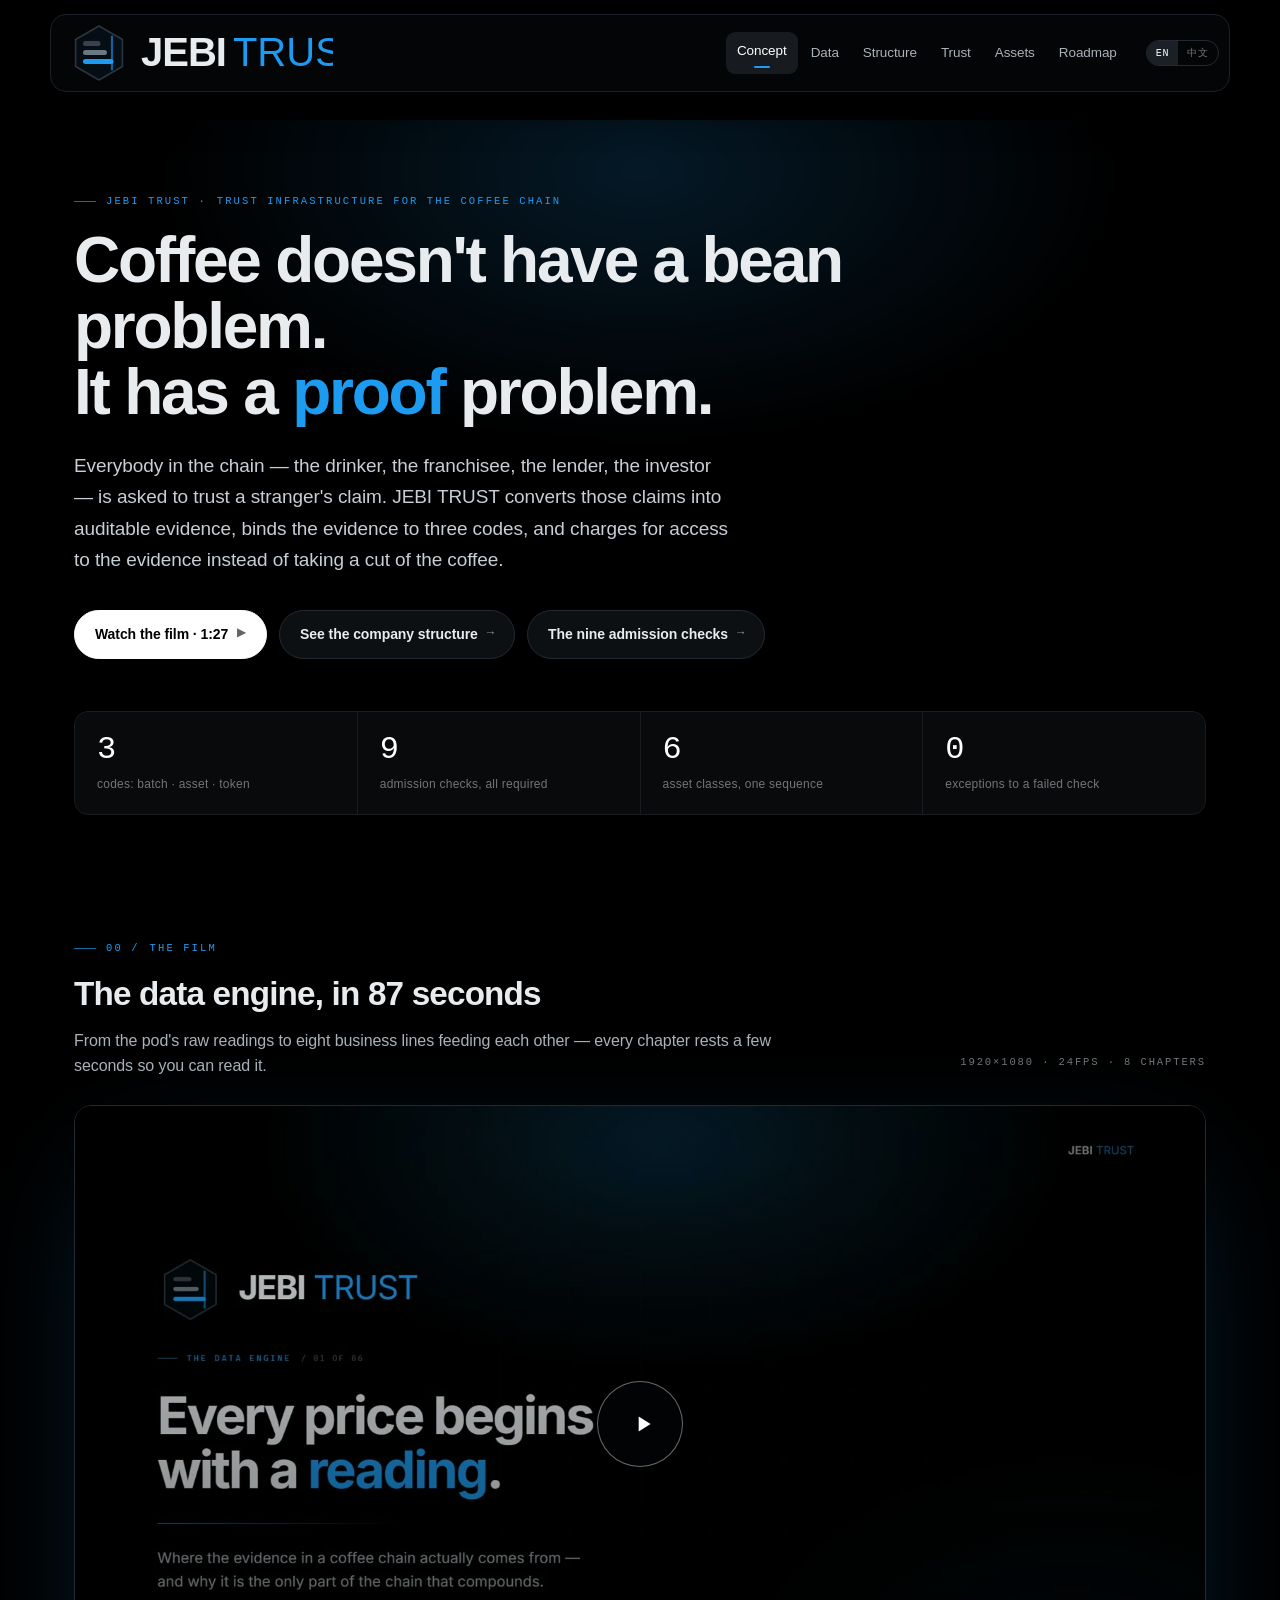
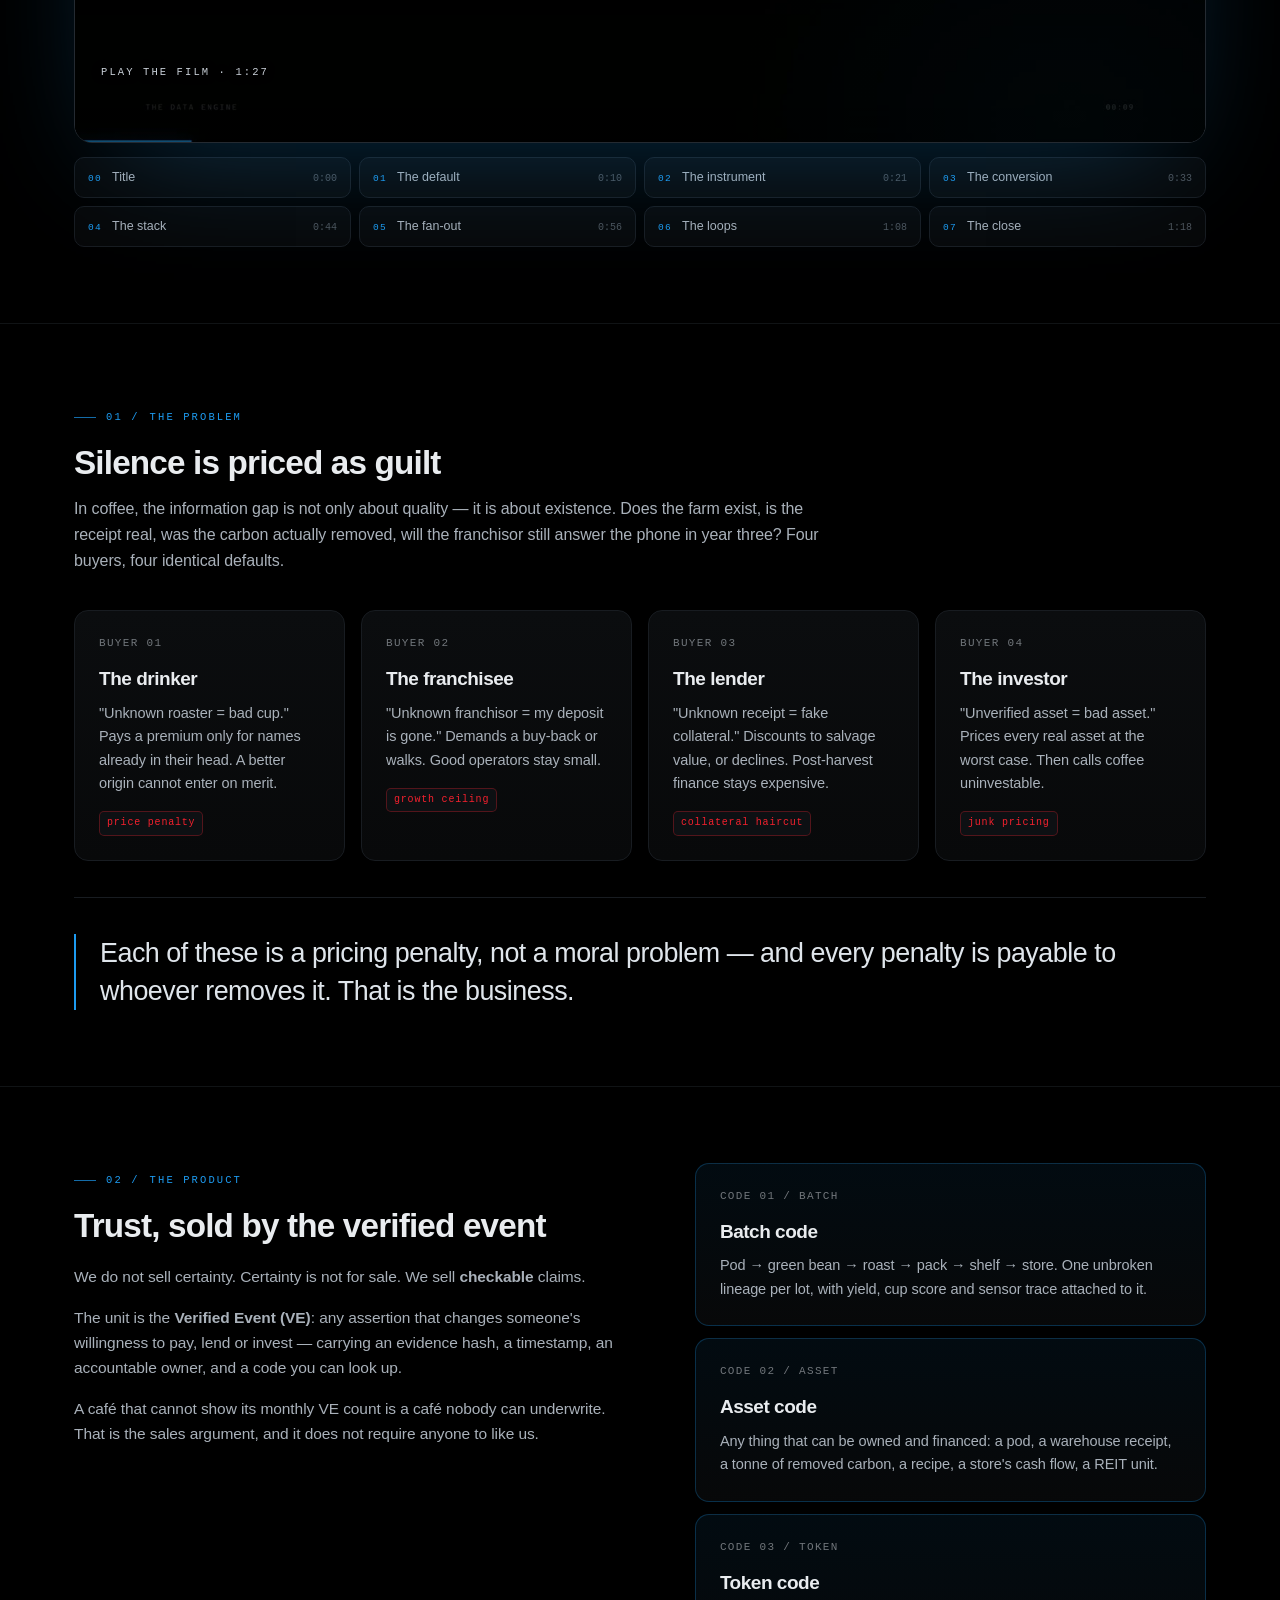
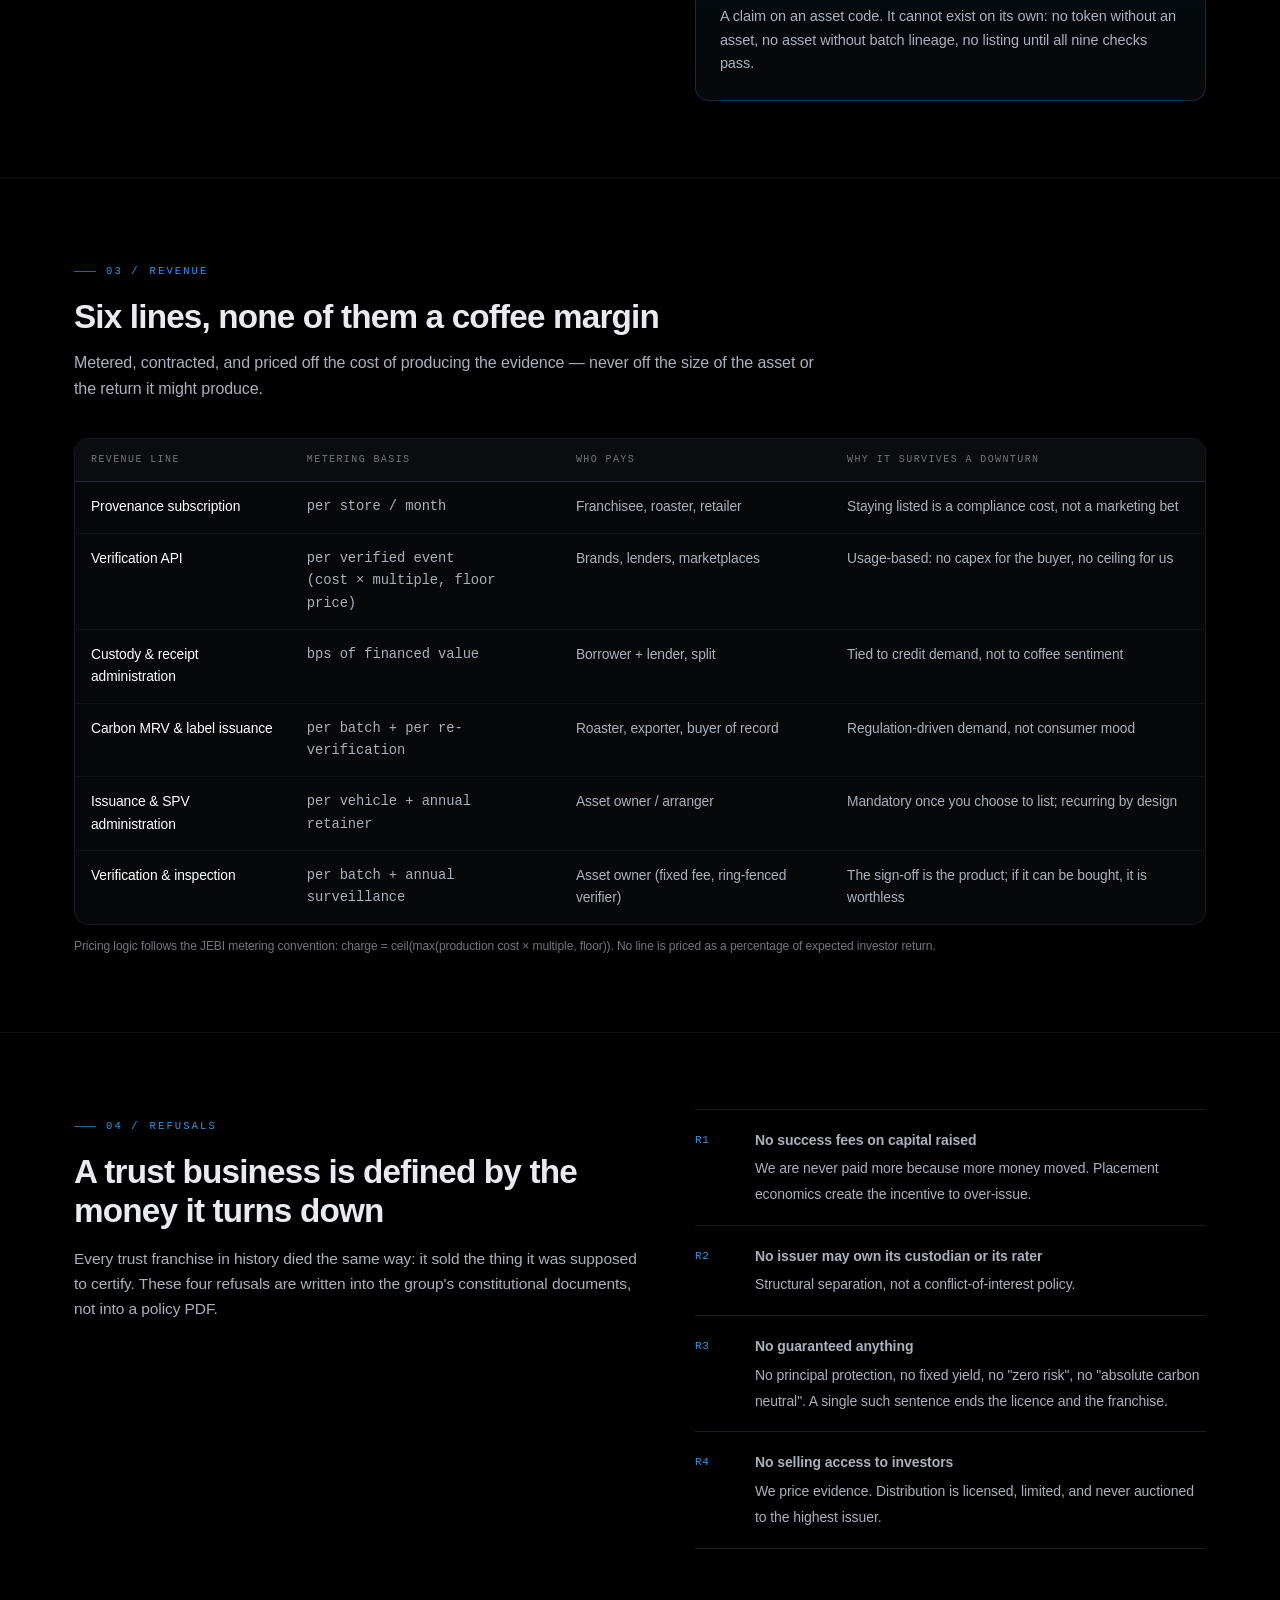
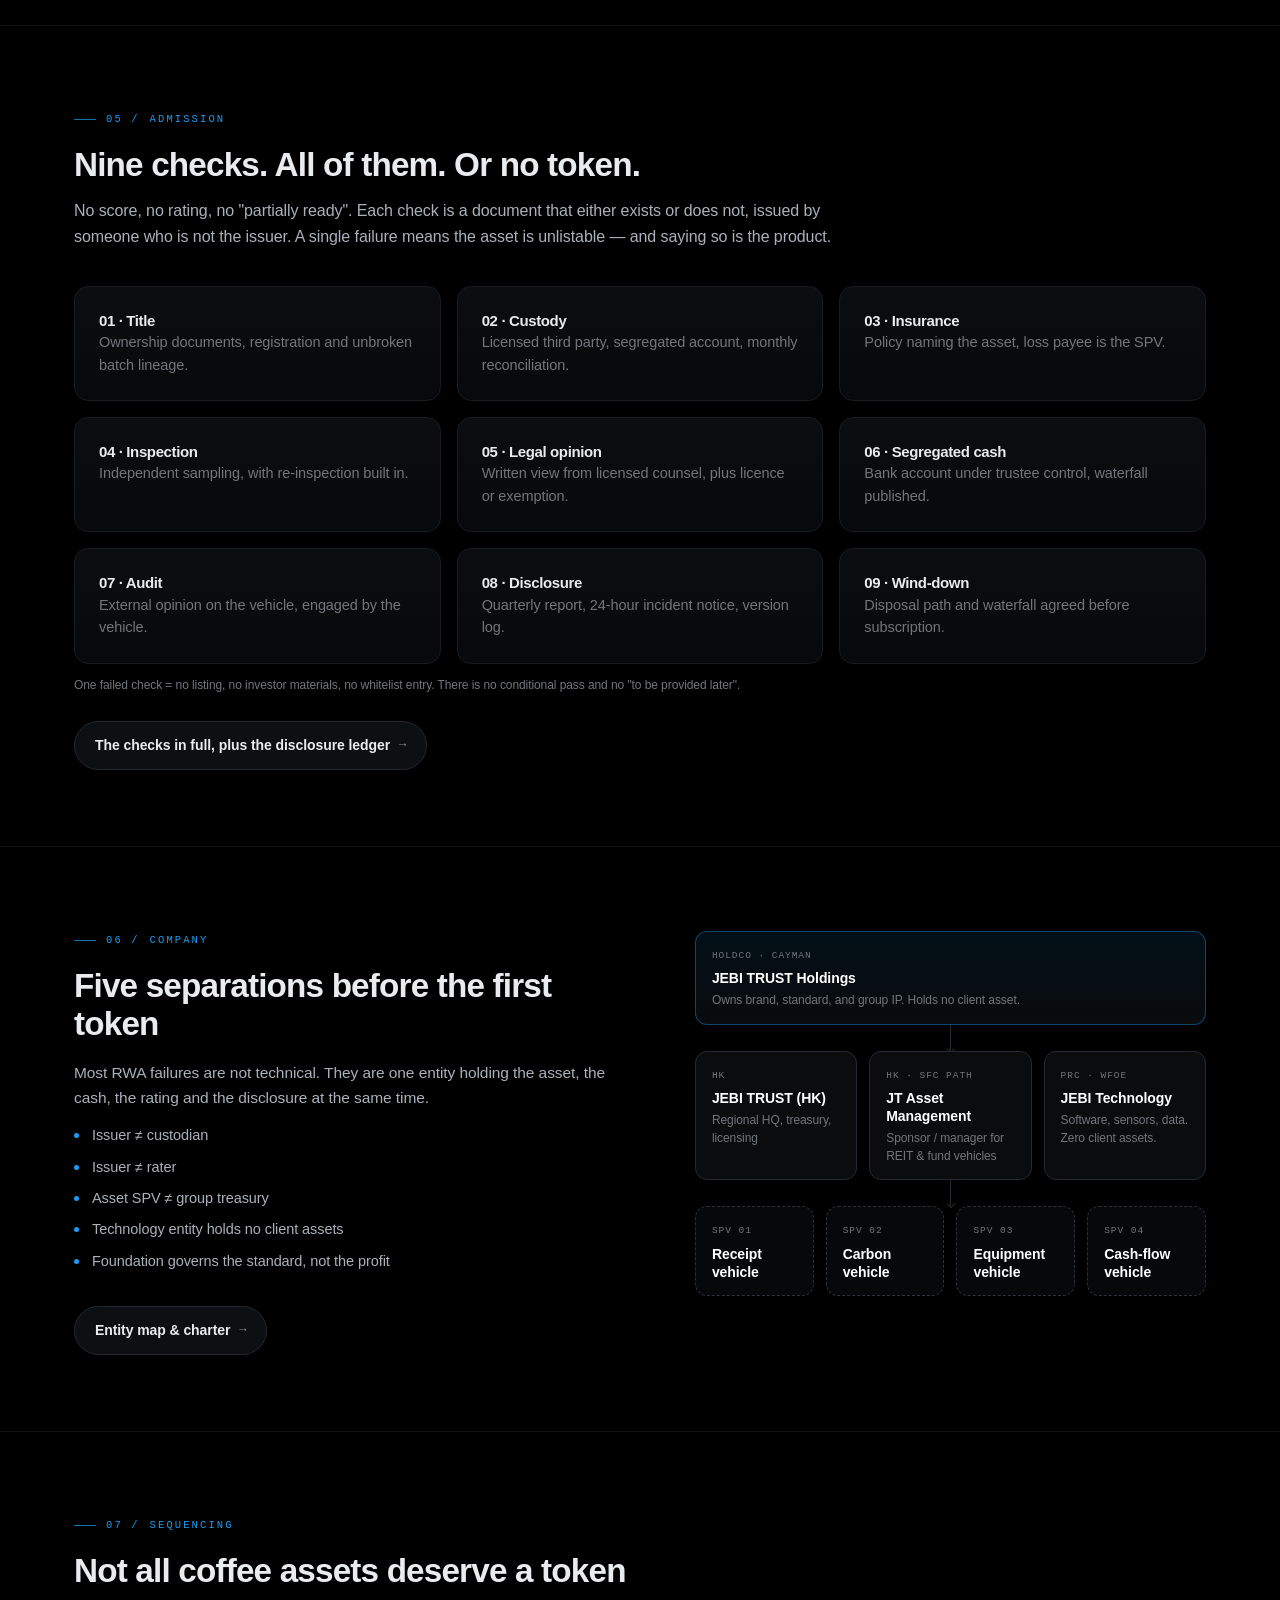
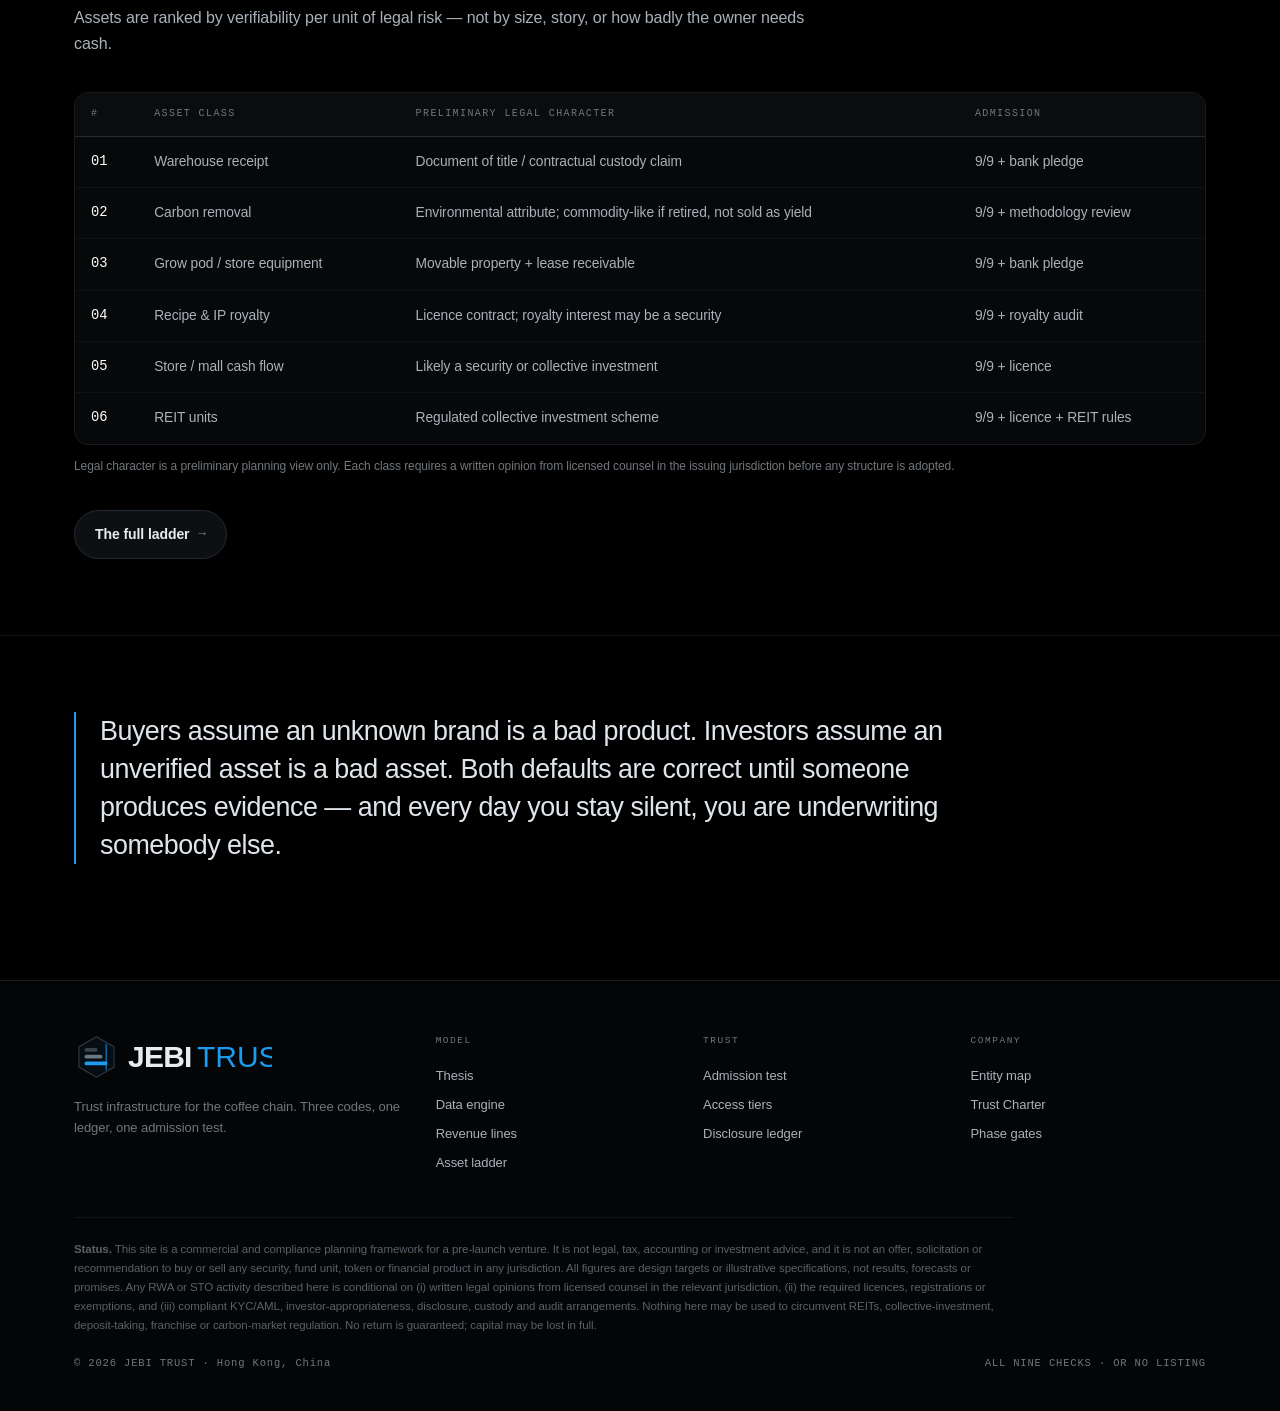
<file: index.html>
<!DOCTYPE html>
<html lang="en" data-lang="en">
<head>
<meta charset="utf-8">
<meta name="viewport" content="width=device-width, initial-scale=1">
<title>JEBI TRUST — Trust infrastructure for the coffee chain</title>
<meta name="description" content="JEBI TRUST is the verification and asset-credibility layer for a coffee chain: three codes (batch, asset, token), one ledger, and nine admission checks that are all or nothing.">
<meta property="og:title" content="JEBI TRUST — Trust infrastructure for the coffee chain">
<meta property="og:description" content="Three codes, one ledger, nine checks. All of them, or no token.">
<meta property="og:image" content="assets/img/logo.svg">
<link rel="icon" href="assets/img/favicon.svg" type="image/svg+xml">
<link rel="stylesheet" href="assets/css/style.css">
</head>
<body data-page="index.html">

<main>

<!-- ============ HERO ============ -->
<section class="hero">
  <div class="wrap">
    <span class="eyebrow">JEBI TRUST · <span class="en">Trust infrastructure for the coffee chain</span><span class="zh">咖啡产业链的信任基础设施</span></span>
    <h1>
      <span class="en">Coffee doesn't have a bean problem.<br>It has a <em>proof</em> problem.</span>
      <span class="zh">咖啡的问题不在豆子，<br>而在<em>证据</em>。</span>
    </h1>
    <p class="lead">
      <span class="en">Everybody in the chain — the drinker, the franchisee, the lender, the investor — is asked to trust a stranger's claim. JEBI TRUST converts those claims into auditable evidence, binds the evidence to three codes, and charges for access to the evidence instead of taking a cut of the coffee.</span>
      <span class="zh">链条上的每个人——消费者、加盟商、放款人、投资者——都被要求相信一个陌生人的说法。JEBI TRUST 把这些说法变成可审计的证据，把证据绑定到三个码上，并对“调用证据”收费，而不是从咖啡里抽成。</span>
    </p>
    <div class="hero-actions">
      <a class="btn primary" href="#film" data-film-play><span class="en">Watch the film · 1:27</span><span class="zh">观看概念影片 · 1:27</span><span class="ar">▶</span></a>
      <a class="btn" href="structure.html"><span class="en">See the company structure</span><span class="zh">查看公司结构</span><span class="ar">→</span></a>
      <a class="btn" href="trust.html"><span class="en">The nine admission checks</span><span class="zh">九项准入检验</span><span class="ar">→</span></a>
    </div>

    <div class="stats">
      <div class="stat"><div class="n">3</div><div class="k"><span class="en">codes: batch · asset · token</span><span class="zh">三码：批次 · 资产 · 通证</span></div></div>
      <div class="stat"><div class="n">9</div><div class="k"><span class="en">admission checks, all required</span><span class="zh">项准入检验，缺一不可</span></div></div>
      <div class="stat"><div class="n">6</div><div class="k"><span class="en">asset classes, one sequence</span><span class="zh">类资产，一个先后顺序</span></div></div>
      <div class="stat"><div class="n">0</div><div class="k"><span class="en">exceptions to a failed check</span><span class="zh">项检验失败的例外</span></div></div>
    </div>
  </div>
</section>

<!-- ============ FILM ============ -->
<section class="sec" id="film">
  <div class="wrap">
    <div class="film-head">
      <div class="sec-head">
        <span class="eyebrow">00 / <span class="en">The film</span><span class="zh">概念影片</span></span>
        <h2><span class="en">The data engine, in 87 seconds</span><span class="zh">87 秒看懂数据引擎</span></h2>
        <p><span class="en">From the pod's raw readings to eight business lines feeding each other — every chapter rests a few seconds so you can read it.</span>
        <span class="zh">从种植舱的原始读数，到八条业务线互相喂哺——每一章结尾都会停留数秒，方便逐页阅读。</span></p>
      </div>
      <span class="film-meta">1920×1080 · 24FPS · <span class="en">8 CHAPTERS</span><span class="zh">8 个章节</span></span>
    </div>

    <div class="player">
      <video id="filmvideo" preload="metadata" playsinline
             poster="assets/video/poster.jpg">
        <source src="assets/video/jebi-data-engine.mp4" type="video/mp4">
        <span class="en">Your browser does not support embedded video.</span><span class="zh">当前浏览器不支持内嵌视频。</span>
      </video>
      <button class="cover" type="button" aria-label="Play film">
        <span class="disc"><svg viewBox="0 0 24 24" aria-hidden="true"><path d="M8 5v14l11-7z"/></svg></span>
        <span class="lbl"><span class="en">Play the film · 1:27</span><span class="zh">播放影片 · 1:27</span></span>
      </button>
    </div>

    <div class="chaps" id="chaps">
      <button class="chap" type="button" data-t="0"><span class="i">00</span><span class="nm"><span class="en">Title</span><span class="zh">片头</span></span><span class="tm">0:00</span></button>
      <button class="chap" type="button" data-t="10.1"><span class="i">01</span><span class="nm"><span class="en">The default</span><span class="zh">默认判断</span></span><span class="tm">0:10</span></button>
      <button class="chap" type="button" data-t="21.2"><span class="i">02</span><span class="nm"><span class="en">The instrument</span><span class="zh">采集层</span></span><span class="tm">0:21</span></button>
      <button class="chap" type="button" data-t="32.9"><span class="i">03</span><span class="nm"><span class="en">The conversion</span><span class="zh">转换规则</span></span><span class="tm">0:33</span></button>
      <button class="chap" type="button" data-t="44.2"><span class="i">04</span><span class="nm"><span class="en">The stack</span><span class="zh">四层栈</span></span><span class="tm">0:44</span></button>
      <button class="chap" type="button" data-t="55.7"><span class="i">05</span><span class="nm"><span class="en">The fan-out</span><span class="zh">八台转换器</span></span><span class="tm">0:56</span></button>
      <button class="chap" type="button" data-t="67.6"><span class="i">06</span><span class="nm"><span class="en">The loops</span><span class="zh">四个回路</span></span><span class="tm">1:08</span></button>
      <button class="chap" type="button" data-t="77.9"><span class="i">07</span><span class="nm"><span class="en">The close</span><span class="zh">片尾</span></span><span class="tm">1:18</span></button>
    </div>
  </div>
</section>

<!-- ============ PROBLEM ============ -->
<section class="sec">
  <div class="wrap">
    <div class="sec-head">
      <span class="eyebrow">01 / <span class="en">The problem</span><span class="zh">问题</span></span>
      <h2><span class="en">Silence is priced as guilt</span><span class="zh">沉默会被定价为有罪</span></h2>
      <p><span class="en">In coffee, the information gap is not only about quality — it is about existence. Does the farm exist, is the receipt real, was the carbon actually removed, will the franchisor still answer the phone in year three? Four buyers, four identical defaults.</span>
      <span class="zh">咖啡里的信息不对称不只是品质，而是“是否存在”。农场真的存在吗？仓单是真的吗？碳真的被移除过吗？三年后加盟总部还会接电话吗？四类买方，四种一模一样的默认判断。</span></p>
    </div>

    <div class="g4">
      <div class="card">
        <span class="num">BUYER 01</span>
        <h3><span class="en">The drinker</span><span class="zh">消费者</span></h3>
        <p><span class="en">"Unknown roaster = bad cup." Pays a premium only for names already in their head. A better origin cannot enter on merit.</span>
        <span class="zh">“不认识的烘焙商＝难喝。”只为脑子里已有的名字付溢价。更好的产区无法凭品质进场。</span></p>
        <div class="tags"><span class="tag bad">price penalty</span></div>
      </div>
      <div class="card">
        <span class="num">BUYER 02</span>
        <h3><span class="en">The franchisee</span><span class="zh">加盟商</span></h3>
        <p><span class="en">"Unknown franchisor = my deposit is gone." Demands a buy-back or walks. Good operators stay small.</span>
        <span class="zh">“不认识的总部＝押金打水漂。”要么要求回购，要么直接走。好品牌长不大。</span></p>
        <div class="tags"><span class="tag bad">growth ceiling</span></div>
      </div>
      <div class="card">
        <span class="num">BUYER 03</span>
        <h3><span class="en">The lender</span><span class="zh">放款人</span></h3>
        <p><span class="en">"Unknown receipt = fake collateral." Discounts to salvage value, or declines. Post-harvest finance stays expensive.</span>
        <span class="zh">“不认识的仓单＝假抵押。”按残值打折，或者直接拒贷。采收后融资一直很贵。</span></p>
        <div class="tags"><span class="tag bad">collateral haircut</span></div>
      </div>
      <div class="card">
        <span class="num">BUYER 04</span>
        <h3><span class="en">The investor</span><span class="zh">投资者</span></h3>
        <p><span class="en">"Unverified asset = bad asset." Prices every real asset at the worst case. Then calls coffee uninvestable.</span>
        <span class="zh">“未确权资产＝烂资产。”把所有真实资产按最坏情况定价，然后说咖啡不可投。</span></p>
        <div class="tags"><span class="tag bad">junk pricing</span></div>
      </div>
    </div>

    <div class="hr"></div>
    <p class="serif-quote">
      <span class="en">Each of these is a pricing penalty, not a moral problem — and every penalty is payable to whoever removes it. That is the business.</span>
      <span class="zh">这四项都不是道德问题，而是定价惩罚——而每一笔惩罚，都会付给把它消除掉的人。这就是生意。</span>
    </p>
  </div>
</section>

<!-- ============ PRODUCT ============ -->
<section class="sec">
  <div class="wrap">
    <div class="split">
      <div>
        <span class="eyebrow">02 / <span class="en">The product</span><span class="zh">产品</span></span>
        <h2 style="margin-bottom:18px"><span class="en">Trust, sold by the verified event</span><span class="zh">按“已验证事件”出售信任</span></h2>
        <p style="margin-bottom:16px"><span class="en">We do not sell certainty. Certainty is not for sale. We sell <b>checkable</b> claims.</span>
        <span class="zh">我们不卖“确定”。确定是买不到的。我们卖的是<b>可核查</b>的说法。</span></p>
        <p style="margin-bottom:16px"><span class="en">The unit is the <b>Verified Event (VE)</b>: any assertion that changes someone's willingness to pay, lend or invest — carrying an evidence hash, a timestamp, an accountable owner, and a code you can look up.</span>
        <span class="zh">计价单位是<b>已验证事件（Verified Event, VE）</b>：任何会改变某人支付、放款或投资意愿的断言，携带证据哈希、时间戳、责任主体，以及一个可查询的编号。</span></p>
        <p><span class="en">A café that cannot show its monthly VE count is a café nobody can underwrite. That is the sales argument, and it does not require anyone to like us.</span>
        <span class="zh">一家说不出自己每月有多少 VE 的咖啡馆，就是一家没人敢承保的咖啡馆。这就是销售逻辑，而且不需要对方喜欢我们。</span></p>
      </div>

      <div style="display:flex;flex-direction:column;gap:12px">
        <div class="card acc">
          <span class="num">CODE 01 / BATCH</span>
          <h3><span class="en">Batch code</span><span class="zh">批次码</span></h3>
          <p><span class="en">Pod → green bean → roast → pack → shelf → store. One unbroken lineage per lot, with yield, cup score and sensor trace attached to it.</span>
          <span class="zh">种植舱 → 生豆 → 烘焙 → 包装 → 货架 → 门店。每一批一条不断裂的血缘，附带产量、杯测分与传感器曲线。</span></p>
        </div>
        <div class="card acc">
          <span class="num">CODE 02 / ASSET</span>
          <h3><span class="en">Asset code</span><span class="zh">资产码</span></h3>
          <p><span class="en">Any thing that can be owned and financed: a pod, a warehouse receipt, a tonne of removed carbon, a recipe, a store's cash flow, a REIT unit.</span>
          <span class="zh">任何可被拥有与融资的标的：舱体、仓单、一吨已移除的碳、一个配方、一家门店的现金流、一份 REITs 份额。</span></p>
        </div>
        <div class="card acc">
          <span class="num">CODE 03 / TOKEN</span>
          <h3><span class="en">Token code</span><span class="zh">通证码</span></h3>
          <p><span class="en">A claim on an asset code. It cannot exist on its own: no token without an asset, no asset without batch lineage, no listing until all nine checks pass.</span>
          <span class="zh">对某个资产码的索取权。它不能独立存在：无资产不发通证，无批次血缘不算资产，九项检验未全部通过不得上链。</span></p>
        </div>
      </div>
    </div>
  </div>
</section>

<!-- ============ REVENUE ============ -->
<section class="sec" id="revenue">
  <div class="wrap">
    <div class="sec-head">
      <span class="eyebrow">03 / <span class="en">Revenue</span><span class="zh">收入</span></span>
      <h2><span class="en">Six lines, none of them a coffee margin</span><span class="zh">六条收入线，没有一条来自咖啡差价</span></h2>
      <p><span class="en">Metered, contracted, and priced off the cost of producing the evidence — never off the size of the asset or the return it might produce.</span>
      <span class="zh">按量计量、以合同锁定，定价锚定“生产证据的成本”，绝不锚定资产规模或它可能产生的回报。</span></p>
    </div>

    <div class="tbl-wrap">
      <table class="tbl">
        <thead>
          <tr>
            <th><span class="en">Revenue line</span><span class="zh">收入线</span></th>
            <th><span class="en">Metering basis</span><span class="zh">计量口径</span></th>
            <th><span class="en">Who pays</span><span class="zh">谁付钱</span></th>
            <th><span class="en">Why it survives a downturn</span><span class="zh">为何抗周期</span></th>
          </tr>
        </thead>
        <tbody>
          <tr>
            <td><span class="en">Provenance subscription</span><span class="zh">溯源订阅</span></td>
            <td class="mono"><span class="en">per store / month</span><span class="zh">每店 / 月</span></td>
            <td><span class="en">Franchisee, roaster, retailer</span><span class="zh">加盟商、烘焙商、零售商</span></td>
            <td><span class="en">Staying listed is a compliance cost, not a marketing bet</span><span class="zh">“保持挂牌”是合规成本，不是营销预算</span></td>
          </tr>
          <tr>
            <td><span class="en">Verification API</span><span class="zh">验证 API</span></td>
            <td class="mono"><span class="en">per verified event<br>(cost × multiple, floor price)</span><span class="zh">每次已验证事件<br>（成本×倍率，设下限）</span></td>
            <td><span class="en">Brands, lenders, marketplaces</span><span class="zh">品牌、放款方、交易平台</span></td>
            <td><span class="en">Usage-based: no capex for the buyer, no ceiling for us</span><span class="zh">按次计费：买方无资本开支，我们无上限</span></td>
          </tr>
          <tr>
            <td><span class="en">Custody &amp; receipt administration</span><span class="zh">托管与仓单管理</span></td>
            <td class="mono"><span class="en">bps of financed value</span><span class="zh">融资额基点</span></td>
            <td><span class="en">Borrower + lender, split</span><span class="zh">借款方与放款方分摊</span></td>
            <td><span class="en">Tied to credit demand, not to coffee sentiment</span><span class="zh">绑定信贷需求，不绑定咖啡行情</span></td>
          </tr>
          <tr>
            <td><span class="en">Carbon MRV &amp; label issuance</span><span class="zh">碳 MRV 与标签签发</span></td>
            <td class="mono"><span class="en">per batch + per re-verification</span><span class="zh">每批次 + 每次复验</span></td>
            <td><span class="en">Roaster, exporter, buyer of record</span><span class="zh">烘焙商、出口商、记录买方</span></td>
            <td><span class="en">Regulation-driven demand, not consumer mood</span><span class="zh">需求由监管驱动，不由消费情绪驱动</span></td>
          </tr>
          <tr>
            <td><span class="en">Issuance &amp; SPV administration</span><span class="zh">发行与 SPV 管理</span></td>
            <td class="mono"><span class="en">per vehicle + annual retainer</span><span class="zh">每个载体 + 年度顾问费</span></td>
            <td><span class="en">Asset owner / arranger</span><span class="zh">资产方 / 安排人</span></td>
            <td><span class="en">Mandatory once you choose to list; recurring by design</span><span class="zh">一旦选择挂牌即必需；结构上就是经常性收入</span></td>
          </tr>
          <tr>
            <td><span class="en">Verification &amp; inspection</span><span class="zh">核查与质检</span></td>
            <td class="mono"><span class="en">per batch + annual surveillance</span><span class="zh">每批次 + 年度跟踪</span></td>
            <td><span class="en">Asset owner (fixed fee, ring-fenced verifier)</span><span class="zh">资产方（固定费，核查主体隔离）</span></td>
            <td><span class="en">The sign-off is the product; if it can be bought, it is worthless</span><span class="zh">签字本身即产品；能买到的签字一文不值</span></td>
          </tr>
        </tbody>
      </table>
    </div>
    <p class="tbl-note"><span class="en">Pricing logic follows the JEBI metering convention: charge = ceil(max(production cost × multiple, floor)). No line is priced as a percentage of expected investor return.</span>
    <span class="zh">定价逻辑沿用 JEBI 计量口径：费用 = ceil(max(证据生产成本 × 倍率, 下限))。没有任何一条收入按预期投资者回报的百分比计价。</span></p>
  </div>
</section>

<!-- ============ REFUSALS ============ -->
<section class="sec">
  <div class="wrap">
    <div class="split">
      <div>
        <span class="eyebrow">04 / <span class="en">Refusals</span><span class="zh">拒绝清单</span></span>
        <h2 style="margin-bottom:16px"><span class="en">A trust business is defined by the money it turns down</span><span class="zh">信任生意的定义，是它拒绝收的钱</span></h2>
        <p><span class="en">Every trust franchise in history died the same way: it sold the thing it was supposed to certify. These four refusals are written into the group's constitutional documents, not into a policy PDF.</span>
        <span class="zh">历史上每一个信任机构都以同一种方式死掉：把它本该认证的东西卖掉了。以下四条拒绝，写进集团章程文件，而不是写成一份政策 PDF。</span></p>
      </div>
      <div class="rules">
        <div class="rule"><span class="i">R1</span><div><b><span class="en">No success fees on capital raised</span><span class="zh">不收取融资成功费</span></b><span><span class="en">We are never paid more because more money moved. Placement economics create the incentive to over-issue.</span><span class="zh">募到的钱越多，我们不会赚得越多。承销经济会直接制造超发的动机。</span></span></div></div>
        <div class="rule"><span class="i">R2</span><div><b><span class="en">No issuer may own its custodian or its rater</span><span class="zh">发行方不得拥有托管方或评级方</span></b><span><span class="en">Structural separation, not a conflict-of-interest policy.</span><span class="zh">结构性隔离，不是一份利益冲突政策。</span></span></div></div>
        <div class="rule"><span class="i">R3</span><div><b><span class="en">No guaranteed anything</span><span class="zh">不做任何“保证”</span></b><span><span class="en">No principal protection, no fixed yield, no "zero risk", no "absolute carbon neutral". A single such sentence ends the licence and the franchise.</span><span class="zh">不保本、不保固定收益、不说“零风险”、不说“绝对零碳”。一句话就能同时终结牌照与品牌。</span></span></div></div>
        <div class="rule"><span class="i">R4</span><div><b><span class="en">No selling access to investors</span><span class="zh">不卖“接触投资者”的机会</span></b><span><span class="en">We price evidence. Distribution is licensed, limited, and never auctioned to the highest issuer.</span><span class="zh">我们只对证据定价。分销须持牌、受限，且绝不向出价最高的发行方拍卖。</span></span></div></div>
      </div>
    </div>
  </div>
</section>

<!-- ============ ADMISSION TEASER ============ -->
<section class="sec">
  <div class="wrap">
    <div class="sec-head">
      <span class="eyebrow">05 / <span class="en">Admission</span><span class="zh">准入</span></span>
      <h2><span class="en">Nine checks. All of them. Or no token.</span><span class="zh">九项检验，全部通过，否则不发通证</span></h2>
      <p><span class="en">No score, no rating, no "partially ready". Each check is a document that either exists or does not, issued by someone who is not the issuer. A single failure means the asset is unlistable — and saying so is the product.</span>
      <span class="zh">不打分、不评级、没有“基本就绪”。每一项检验就是一份文件：存在，或不存在；由非发行方出具。一项失败即不可挂牌——而敢说出来，才是产品本身。</span></p>
    </div>
    <div class="g3">
      <div class="card flat"><h4>01 · <span class="en">Title</span><span class="zh">权属</span></h4><p class="small"><span class="en">Ownership documents, registration and unbroken batch lineage.</span><span class="zh">权属凭证、登记记录、不断裂的批次血缘。</span></p></div>
      <div class="card flat"><h4>02 · <span class="en">Custody</span><span class="zh">独立托管</span></h4><p class="small"><span class="en">Licensed third party, segregated account, monthly reconciliation.</span><span class="zh">持牌第三方、独立账户、月度对账。</span></p></div>
      <div class="card flat"><h4>03 · <span class="en">Insurance</span><span class="zh">保险</span></h4><p class="small"><span class="en">Policy naming the asset, loss payee is the SPV.</span><span class="zh">保单载明标的，赔款受益人为 SPV。</span></p></div>
      <div class="card flat"><h4>04 · <span class="en">Inspection</span><span class="zh">质检核查</span></h4><p class="small"><span class="en">Independent sampling, with re-inspection built in.</span><span class="zh">独立抽样，并内置复检机制。</span></p></div>
      <div class="card flat"><h4>05 · <span class="en">Legal opinion</span><span class="zh">法律定性</span></h4><p class="small"><span class="en">Written view from licensed counsel, plus licence or exemption.</span><span class="zh">持牌律师书面意见，附牌照或豁免。</span></p></div>
      <div class="card flat"><h4>06 · <span class="en">Segregated cash</span><span class="zh">资金隔离</span></h4><p class="small"><span class="en">Bank account under trustee control, waterfall published.</span><span class="zh">受托人控制下的银行账户，清偿顺序已公布。</span></p></div>
      <div class="card flat"><h4>07 · <span class="en">Audit</span><span class="zh">审计</span></h4><p class="small"><span class="en">External opinion on the vehicle, engaged by the vehicle.</span><span class="zh">针对该载体的外部审计，由载体自行聘请。</span></p></div>
      <div class="card flat"><h4>08 · <span class="en">Disclosure</span><span class="zh">披露机制</span></h4><p class="small"><span class="en">Quarterly report, 24-hour incident notice, version log.</span><span class="zh">季度报告、24 小时事件公告、版本记录。</span></p></div>
      <div class="card flat"><h4>09 · <span class="en">Wind-down</span><span class="zh">处置预案</span></h4><p class="small"><span class="en">Disposal path and waterfall agreed before subscription.</span><span class="zh">认购前已约定处置路径与清偿顺序。</span></p></div>
    </div>
    <p class="tbl-note"><span class="en">One failed check = no listing, no investor materials, no whitelist entry. There is no conditional pass and no "to be provided later".</span>
    <span class="zh">一项失败＝不挂牌、不出投资者材料、不进白名单。没有附条件通过，也没有“后续补交”。</span></p>
    <div class="hero-actions" style="margin-top:26px">
      <a class="btn" href="trust.html"><span class="en">The checks in full, plus the disclosure ledger</span><span class="zh">完整检验标准与披露账本</span><span class="ar">→</span></a>
    </div>
  </div>
</section>

<!-- ============ STRUCTURE TEASER ============ -->
<section class="sec">
  <div class="wrap">
    <div class="split">
      <div>
        <span class="eyebrow">06 / <span class="en">Company</span><span class="zh">公司</span></span>
        <h2 style="margin-bottom:16px"><span class="en">Five separations before the first token</span><span class="zh">在发第一个通证之前，先做五重隔离</span></h2>
        <p style="margin-bottom:14px"><span class="en">Most RWA failures are not technical. They are one entity holding the asset, the cash, the rating and the disclosure at the same time.</span>
        <span class="zh">多数 RWA 的失败不是技术问题，而是同一个主体同时拿着资产、现金、评级和披露权。</span></p>
        <ul class="bullets">
          <li class="on"><span class="en">Issuer ≠ custodian</span><span class="zh">发行方 ≠ 托管方</span></li>
          <li class="on"><span class="en">Issuer ≠ rater</span><span class="zh">发行方 ≠ 评级方</span></li>
          <li class="on"><span class="en">Asset SPV ≠ group treasury</span><span class="zh">资产 SPV ≠ 集团资金池</span></li>
          <li class="on"><span class="en">Technology entity holds no client assets</span><span class="zh">技术主体不持有任何客户资产</span></li>
          <li class="on"><span class="en">Foundation governs the standard, not the profit</span><span class="zh">基金会治理标准，不参与分利</span></li>
        </ul>
        <div class="hero-actions"><a class="btn" href="structure.html"><span class="en">Entity map &amp; charter</span><span class="zh">主体图谱与宪章</span><span class="ar">→</span></a></div>
      </div>
      <div class="org">
        <div class="tier t1">
          <div class="node top">
            <div class="jt"><span class="en">Holdco · Cayman</span><span class="zh">控股 · 开曼</span></div>
            <div class="nm">JEBI TRUST Holdings</div>
            <div class="ds"><span class="en">Owns brand, standard, and group IP. Holds no client asset.</span><span class="zh">持有品牌、标准与集团 IP。不持有客户资产。</span></div>
          </div>
        </div>
        <div class="conn"></div>
        <div class="tier t2">
          <div class="node">
            <div class="jt"><span class="en">HK</span><span class="zh">香港</span></div>
            <div class="nm">JEBI TRUST (HK)</div>
            <div class="ds"><span class="en">Regional HQ, treasury, licensing</span><span class="zh">区域总部、资金、牌照</span></div>
          </div>
          <div class="node">
            <div class="jt"><span class="en">HK · SFC path</span><span class="zh">香港 · 证监会路径</span></div>
            <div class="nm">JT Asset Management</div>
            <div class="ds"><span class="en">Sponsor / manager for REIT &amp; fund vehicles</span><span class="zh">REITs 与基金载体的发起/管理</span></div>
          </div>
          <div class="node">
            <div class="jt"><span class="en">PRC · WFOE</span><span class="zh">中国 · 外商独资</span></div>
            <div class="nm">JEBI Technology</div>
            <div class="ds"><span class="en">Software, sensors, data. Zero client assets.</span><span class="zh">软件、传感器、数据。不持有客户资产。</span></div>
          </div>
        </div>
        <div class="conn"></div>
        <div class="tier t3">
          <div class="node spv"><div class="jt">SPV 01</div><div class="nm"><span class="en">Receipt vehicle</span><span class="zh">仓单载体</span></div></div>
          <div class="node spv"><div class="jt">SPV 02</div><div class="nm"><span class="en">Carbon vehicle</span><span class="zh">碳资产载体</span></div></div>
          <div class="node spv"><div class="jt">SPV 03</div><div class="nm"><span class="en">Equipment vehicle</span><span class="zh">设备载体</span></div></div>
          <div class="node spv"><div class="jt">SPV 04</div><div class="nm"><span class="en">Cash-flow vehicle</span><span class="zh">现金流载体</span></div></div>
        </div>
      </div>
    </div>
  </div>
</section>

<!-- ============ ASSET TEASER ============ -->
<section class="sec">
  <div class="wrap">
    <div class="sec-head">
      <span class="eyebrow">07 / <span class="en">Sequencing</span><span class="zh">排序</span></span>
      <h2><span class="en">Not all coffee assets deserve a token</span><span class="zh">不是所有咖啡资产都配得上一枚通证</span></h2>
      <p><span class="en">Assets are ranked by verifiability per unit of legal risk — not by size, story, or how badly the owner needs cash.</span>
      <span class="zh">排序依据是“每单位法律风险对应的可验证性”，不是规模、不是故事，也不是资产方有多缺钱。</span></p>
    </div>
    <div class="tbl-wrap">
      <table class="tbl">
        <thead><tr>
          <th>#</th>
          <th><span class="en">Asset class</span><span class="zh">资产类别</span></th>
          <th><span class="en">Preliminary legal character</span><span class="zh">初步法律定性</span></th>
          <th><span class="en">Admission</span><span class="zh">准入条件</span></th>
        </tr></thead>
        <tbody>
          <tr><td class="mono">01</td><td><span class="en">Warehouse receipt</span><span class="zh">咖啡仓单</span></td><td><span class="en">Document of title / contractual custody claim</span><span class="zh">所有权凭证 / 合同托管请求权</span></td><td>9/9 + <span class="en">bank pledge</span><span class="zh">银行质押协议</span></td></tr>
          <tr><td class="mono">02</td><td><span class="en">Carbon removal</span><span class="zh">碳移除量</span></td><td><span class="en">Environmental attribute; commodity-like if retired, not sold as yield</span><span class="zh">环境属性；若用于注销则近似商品，不得作为收益权出售</span></td><td>9/9 + <span class="en">methodology review</span><span class="zh">方法学核查</span></td></tr>
          <tr><td class="mono">03</td><td><span class="en">Grow pod / store equipment</span><span class="zh">种植舱 / 门店设备</span></td><td><span class="en">Movable property + lease receivable</span><span class="zh">动产 + 租赁应收</span></td><td>9/9 + <span class="en">bank pledge</span><span class="zh">银行质押协议</span></td></tr>
          <tr><td class="mono">04</td><td><span class="en">Recipe &amp; IP royalty</span><span class="zh">配方与 IP 版税</span></td><td><span class="en">Licence contract; royalty interest may be a security</span><span class="zh">许可合同；版税收益权可能构成证券</span></td><td>9/9 + <span class="en">royalty audit</span><span class="zh">版税流水审计</span></td></tr>
          <tr><td class="mono">05</td><td><span class="en">Store / mall cash flow</span><span class="zh">门店 / 商场现金流</span></td><td><span class="en">Likely a security or collective investment</span><span class="zh">很可能构成证券或集合投资</span></td><td>9/9 + <span class="en">licence</span><span class="zh">牌照</span></td></tr>
          <tr><td class="mono">06</td><td><span class="en">REIT units</span><span class="zh">REITs 份额</span></td><td><span class="en">Regulated collective investment scheme</span><span class="zh">受监管的集体投资计划</span></td><td>9/9 + <span class="en">licence + REIT rules</span><span class="zh">牌照 + REITs 规则</span></td></tr>
        </tbody>
      </table>
    </div>
    <p class="tbl-note"><span class="en">Legal character is a preliminary planning view only. Each class requires a written opinion from licensed counsel in the issuing jurisdiction before any structure is adopted.</span>
    <span class="zh">法律定性仅为规划阶段的初步判断。每一类资产在采用任何结构之前，都必须由发行地持牌律师出具书面意见。</span></p>
    <div class="hero-actions"><a class="btn" href="assets.html"><span class="en">The full ladder</span><span class="zh">完整阶梯</span><span class="ar">→</span></a></div>
  </div>
</section>

<!-- ============ CLOSE ============ -->
<section class="sec">
  <div class="wrap">
    <p class="serif-quote" style="max-width:900px">
      <span class="en">Buyers assume an unknown brand is a bad product. Investors assume an unverified asset is a bad asset. Both defaults are correct until someone produces evidence — and every day you stay silent, you are underwriting somebody else.</span>
      <span class="zh">买方默认陌生品牌是烂货；投资者默认未确权资产是烂资产。在有人拿出证据之前，这两个默认都是对的——而你每沉默一天，都是在替别人背书。</span>
    </p>
  </div>
</section>

</main>

<script src="assets/js/i18n.js"></script>
<script src="assets/js/chrome.js"></script>
<script src="assets/js/film.js"></script>
</body>
</html>
</file>
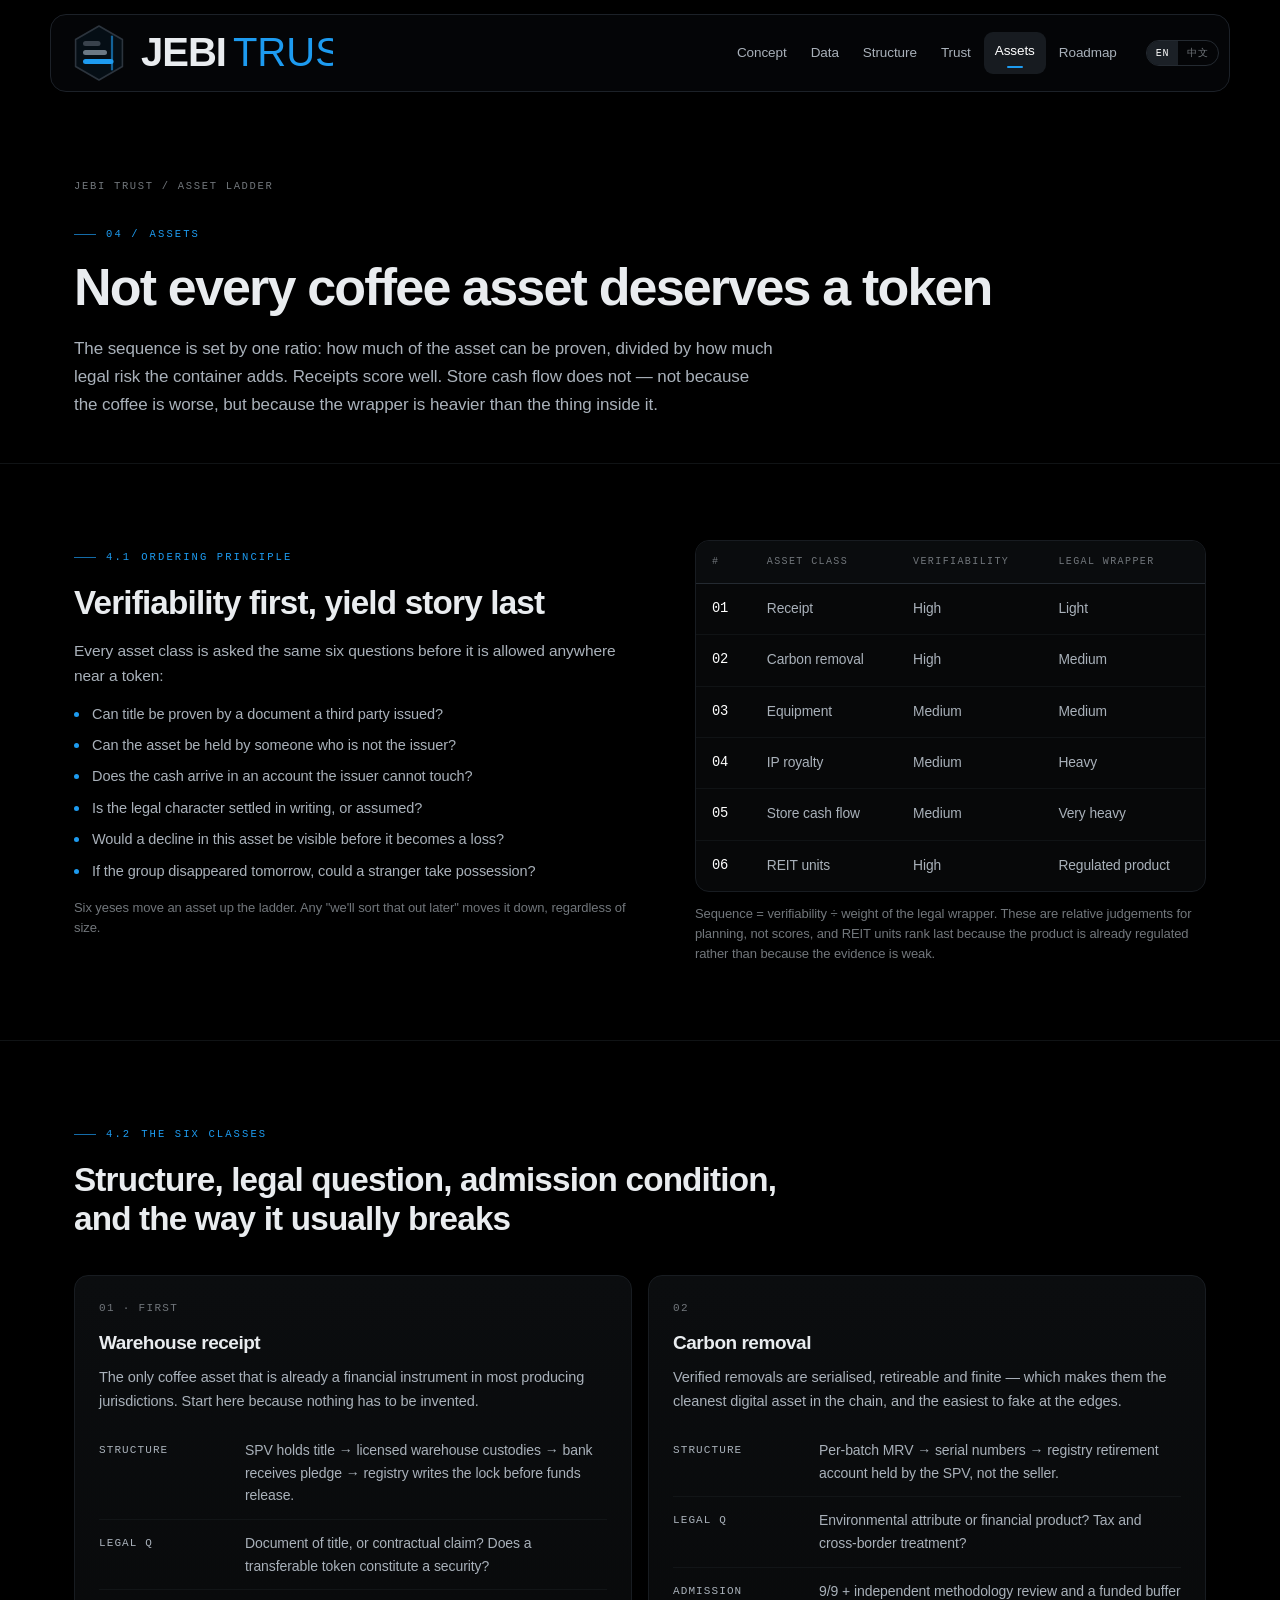
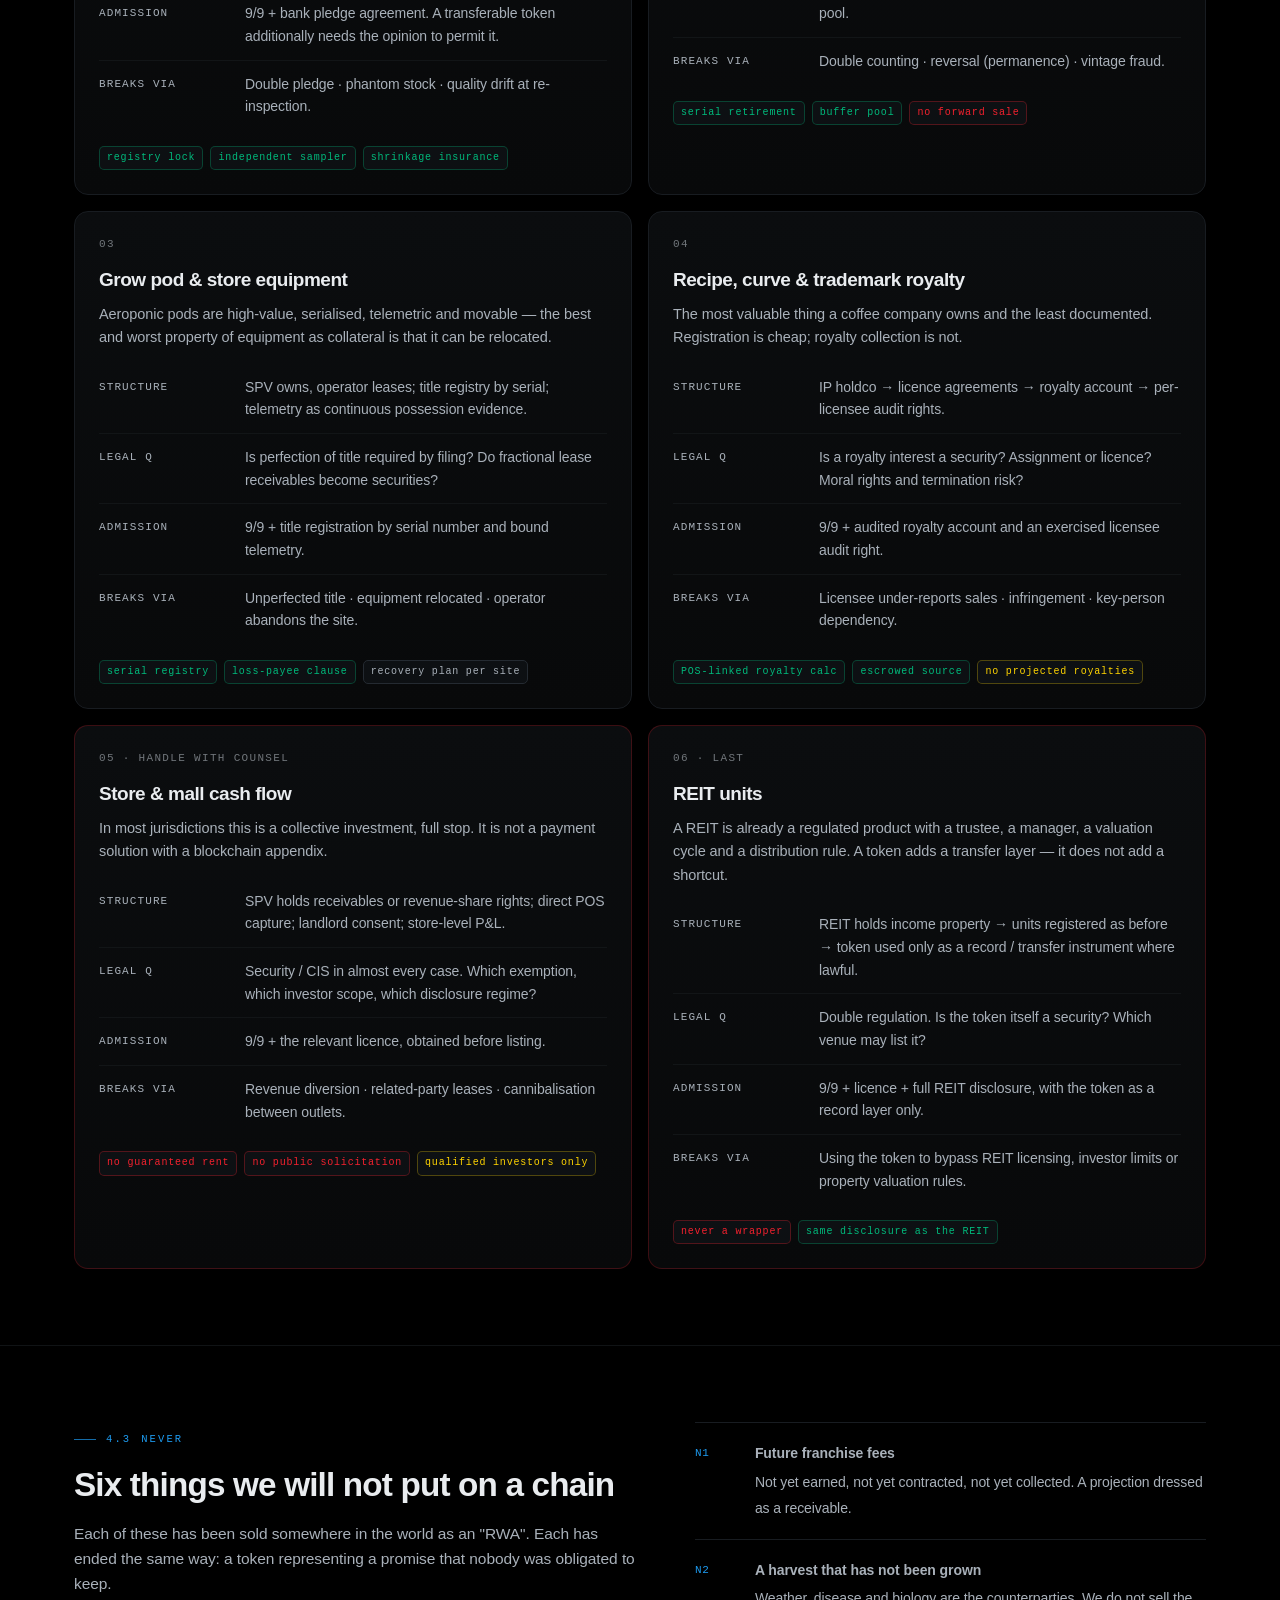
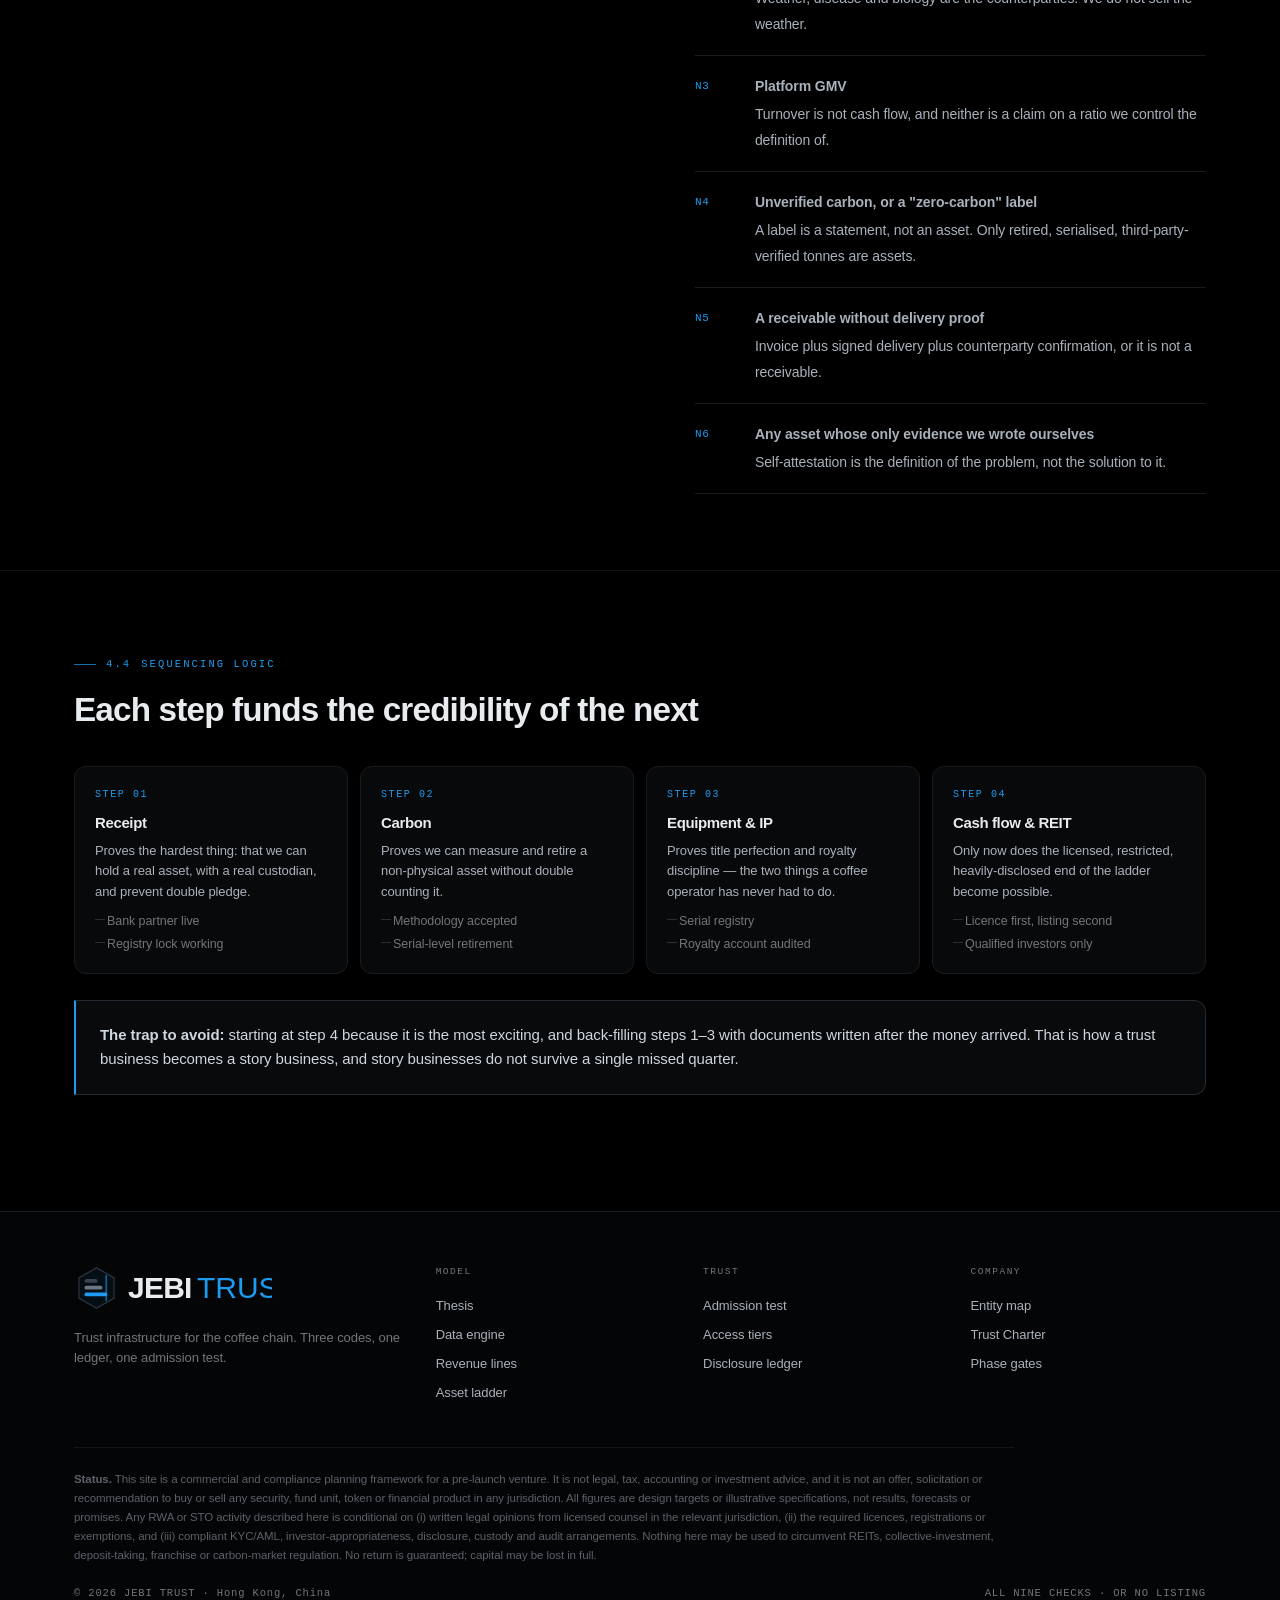
<file: assets.html>
<!DOCTYPE html>
<html lang="en" data-lang="en">
<head>
<meta charset="utf-8">
<meta name="viewport" content="width=device-width, initial-scale=1">
<title>Asset ladder — what may be tokenised, and in what order | JEBI TRUST</title>
<meta name="description" content="Six coffee asset classes ranked by verifiability per unit of legal risk: warehouse receipts, carbon removals, equipment, IP royalties, store cash flow, REIT units.">
<link rel="icon" href="assets/img/favicon.svg" type="image/svg+xml">
<link rel="stylesheet" href="assets/css/style.css">
</head>
<body data-page="assets.html">

<main>

<section class="page-head">
  <div class="wrap">
    <div class="crumb"><a href="index.html">JEBI TRUST</a> / <span class="en">Asset ladder</span><span class="zh">资产阶梯</span></div>
    <span class="eyebrow">04 / <span class="en">Assets</span><span class="zh">资产</span></span>
    <h1><span class="en">Not every coffee asset deserves a token</span><span class="zh">不是每一项咖啡资产都配得上一枚通证</span></h1>
    <p><span class="en">The sequence is set by one ratio: how much of the asset can be proven, divided by how much legal risk the container adds. Receipts score well. Store cash flow does not — not because the coffee is worse, but because the wrapper is heavier than the thing inside it.</span>
    <span class="zh">排序只由一个比值决定：这项资产有多少可被证明，除以这个“容器”带来多少法律风险。仓单得分高，门店现金流不高——不是因为咖啡更差，而是因为外面的壳比里面的东西还重。</span></p>
  </div>
</section>

<!-- PRINCIPLE + CHART -->
<section class="sec">
  <div class="wrap">
    <div class="split">
      <div>
        <span class="eyebrow">4.1 <span class="en">Ordering principle</span><span class="zh">排序原则</span></span>
        <h2 style="margin-bottom:16px"><span class="en">Verifiability first, yield story last</span><span class="zh">先看可验证性，最后才看收益故事</span></h2>
        <p style="margin-bottom:14px"><span class="en">Every asset class is asked the same six questions before it is allowed anywhere near a token:</span>
        <span class="zh">每一类资产在接近通证之前，都要回答同样的六个问题：</span></p>
        <ul class="bullets">
          <li class="on"><span class="en">Can title be proven by a document a third party issued?</span><span class="zh">权属能否由第三方签发的文件证明？</span></li>
          <li class="on"><span class="en">Can the asset be held by someone who is not the issuer?</span><span class="zh">资产能否由非发行方持有？</span></li>
          <li class="on"><span class="en">Does the cash arrive in an account the issuer cannot touch?</span><span class="zh">现金是否进入发行方无法动用的账户？</span></li>
          <li class="on"><span class="en">Is the legal character settled in writing, or assumed?</span><span class="zh">法律定性是书面确定的，还是假设的？</span></li>
          <li class="on"><span class="en">Would a decline in this asset be visible before it becomes a loss?</span><span class="zh">这项资产的恶化，是否在变成损失之前就能被看见？</span></li>
          <li class="on"><span class="en">If the group disappeared tomorrow, could a stranger take possession?</span><span class="zh">如果集团明天消失，陌生人能否取得占有？</span></li>
        </ul>
        <p class="small" style="margin-top:16px"><span class="en">Six yeses move an asset up the ladder. Any "we'll sort that out later" moves it down, regardless of size.</span>
        <span class="zh">六个“是”让资产上移；任何一句“这个以后再说”让它下移，无论规模多大。</span></p>
      </div>
      <div>
        <div class="tbl-wrap">
          <table class="tbl" style="min-width:0">
            <thead><tr>
              <th>#</th>
              <th><span class="en">Asset class</span><span class="zh">资产类别</span></th>
              <th><span class="en">Verifiability</span><span class="zh">可验证性</span></th>
              <th><span class="en">Legal wrapper</span><span class="zh">法律外壳</span></th>
            </tr></thead>
            <tbody>
              <tr><td class="mono">01</td><td><span class="en">Receipt</span><span class="zh">仓单</span></td><td class="okc"><span class="en">High</span><span class="zh">高</span></td><td><span class="en">Light</span><span class="zh">轻</span></td></tr>
              <tr><td class="mono">02</td><td><span class="en">Carbon removal</span><span class="zh">碳移除</span></td><td class="okc"><span class="en">High</span><span class="zh">高</span></td><td><span class="en">Medium</span><span class="zh">中</span></td></tr>
              <tr><td class="mono">03</td><td><span class="en">Equipment</span><span class="zh">设备</span></td><td><span class="en">Medium</span><span class="zh">中</span></td><td><span class="en">Medium</span><span class="zh">中</span></td></tr>
              <tr><td class="mono">04</td><td><span class="en">IP royalty</span><span class="zh">IP 版税</span></td><td><span class="en">Medium</span><span class="zh">中</span></td><td><span class="en">Heavy</span><span class="zh">重</span></td></tr>
              <tr><td class="mono">05</td><td><span class="en">Store cash flow</span><span class="zh">门店现金流</span></td><td><span class="en">Medium</span><span class="zh">中</span></td><td class="badc"><span class="en">Very heavy</span><span class="zh">很重</span></td></tr>
              <tr><td class="mono">06</td><td><span class="en">REIT units</span><span class="zh">REITs 份额</span></td><td class="okc"><span class="en">High</span><span class="zh">高</span></td><td class="badc"><span class="en">Regulated product</span><span class="zh">受监管产品</span></td></tr>
            </tbody>
          </table>
        </div>
        <p class="small" style="margin-top:12px"><span class="en">Sequence = verifiability ÷ weight of the legal wrapper. These are relative judgements for planning, not scores, and REIT units rank last because the product is already regulated rather than because the evidence is weak.</span>
        <span class="zh">排序 = 可验证性 ÷ 法律外壳重量。这些是规划用的相对判断，不是评分。REITs 份额排在最后，是因为产品本身已受监管，而不是因为证据弱。</span></p>
      </div>
    </div>
  </div>
</section>

<!-- LADDER CARDS -->
<section class="sec">
  <div class="wrap">
    <div class="sec-head">
      <span class="eyebrow">4.2 <span class="en">The six classes</span><span class="zh">六个类别</span></span>
      <h2><span class="en">Structure, legal question, admission condition, and the way it usually breaks</span><span class="zh">结构、法律问题、准入条件，以及它通常怎么坏</span></h2>
    </div>

    <div class="g2">

      <div class="card">
        <span class="num">01 · <span class="en">FIRST</span><span class="zh">第一优先</span></span>
        <h3><span class="en">Warehouse receipt</span><span class="zh">咖啡仓单</span></h3>
        <p style="margin-bottom:14px"><span class="en">The only coffee asset that is already a financial instrument in most producing jurisdictions. Start here because nothing has to be invented.</span>
        <span class="zh">在多数产区，这是唯一已经是金融工具的咖啡资产。从它开始，因为不需要发明任何东西。</span></p>
        <div class="kv">
          <div class="row"><b><span class="en">Structure</span><span class="zh">结构</span></b><span><span class="en">SPV holds title → licensed warehouse custodies → bank receives pledge → registry writes the lock before funds release.</span><span class="zh">SPV 持所有权 → 持牌仓库托管 → 银行受押 → 放款前先在登记处写入锁定。</span></span></div>
          <div class="row"><b><span class="en">Legal Q</span><span class="zh">法律问题</span></b><span><span class="en">Document of title, or contractual claim? Does a transferable token constitute a security?</span><span class="zh">它是所有权凭证，还是合同请求权？可流转的通证是否构成证券？</span></span></div>
          <div class="row"><b><span class="en">Admission</span><span class="zh">准入</span></b><span>9/9 + <span class="en">bank pledge agreement. A transferable token additionally needs the opinion to permit it.</span><span class="zh">银行质押协议。可流转通证还须法律意见允许。</span></span></div>
          <div class="row"><b><span class="en">Breaks via</span><span class="zh">失效方式</span></b><span><span class="en">Double pledge · phantom stock · quality drift at re-inspection.</span><span class="zh">重复质押 · 空单 · 复检品质漂移。</span></span></div>
        </div>
        <div class="tags"><span class="tag ok"><span class="en">registry lock</span><span class="zh">登记锁定</span></span><span class="tag ok"><span class="en">independent sampler</span><span class="zh">独立抽样</span></span><span class="tag ok"><span class="en">shrinkage insurance</span><span class="zh">短量险</span></span></div>
      </div>

      <div class="card">
        <span class="num">02</span>
        <h3><span class="en">Carbon removal</span><span class="zh">碳移除量</span></h3>
        <p style="margin-bottom:14px"><span class="en">Verified removals are serialised, retireable and finite — which makes them the cleanest digital asset in the chain, and the easiest to fake at the edges.</span>
        <span class="zh">经核查的移除量可序列化、可注销、总量有限——是链上最干净的数字资产，也最容易在边缘作假。</span></p>
        <div class="kv">
          <div class="row"><b><span class="en">Structure</span><span class="zh">结构</span></b><span><span class="en">Per-batch MRV → serial numbers → registry retirement account held by the SPV, not the seller.</span><span class="zh">按批次 MRV → 序列号 → 由 SPV（而非卖方）持有的登记处注销账户。</span></span></div>
          <div class="row"><b><span class="en">Legal Q</span><span class="zh">法律问题</span></b><span><span class="en">Environmental attribute or financial product? Tax and cross-border treatment?</span><span class="zh">环境属性还是金融产品？税务与跨境如何处理？</span></span></div>
          <div class="row"><b><span class="en">Admission</span><span class="zh">准入</span></b><span>9/9 + <span class="en">independent methodology review and a funded buffer pool.</span><span class="zh">独立方法学核查 + 已注入缓冲池。</span></span></div>
          <div class="row"><b><span class="en">Breaks via</span><span class="zh">失效方式</span></b><span><span class="en">Double counting · reversal (permanence) · vintage fraud.</span><span class="zh">重复计算 · 逆转（持久性） · 年份造假。</span></span></div>
        </div>
        <div class="tags"><span class="tag ok"><span class="en">serial retirement</span><span class="zh">序列注销</span></span><span class="tag ok"><span class="en">buffer pool</span><span class="zh">缓冲池</span></span><span class="tag bad"><span class="en">no forward sale</span><span class="zh">不做远期销售</span></span></div>
      </div>

      <div class="card">
        <span class="num">03</span>
        <h3><span class="en">Grow pod &amp; store equipment</span><span class="zh">种植舱与门店设备</span></h3>
        <p style="margin-bottom:14px"><span class="en">Aeroponic pods are high-value, serialised, telemetric and movable — the best and worst property of equipment as collateral is that it can be relocated.</span>
        <span class="zh">雾化舱单价高、有序号、可遥测、可搬动——设备作为抵押品最好也最坏的一点，就是它能被搬走。</span></p>
        <div class="kv">
          <div class="row"><b><span class="en">Structure</span><span class="zh">结构</span></b><span><span class="en">SPV owns, operator leases; title registry by serial; telemetry as continuous possession evidence.</span><span class="zh">SPV 持有、运营方承租；按序号登记产权；遥测作为持续占有的证据。</span></span></div>
          <div class="row"><b><span class="en">Legal Q</span><span class="zh">法律问题</span></b><span><span class="en">Is perfection of title required by filing? Do fractional lease receivables become securities?</span><span class="zh">产权完善是否需要登记备案？拆分后的租赁应收是否构成证券？</span></span></div>
          <div class="row"><b><span class="en">Admission</span><span class="zh">准入</span></b><span>9/9 + <span class="en">title registration by serial number and bound telemetry.</span><span class="zh">按序号完成产权登记并绑定遥测。</span></span></div>
          <div class="row"><b><span class="en">Breaks via</span><span class="zh">失效方式</span></b><span><span class="en">Unperfected title · equipment relocated · operator abandons the site.</span><span class="zh">产权未完善 · 设备被转移 · 运营方弃场。</span></span></div>
        </div>
        <div class="tags"><span class="tag ok"><span class="en">serial registry</span><span class="zh">序号登记</span></span><span class="tag ok"><span class="en">loss-payee clause</span><span class="zh">保险赔款受益人条款</span></span><span class="tag"><span class="en">recovery plan per site</span><span class="zh">逐场回收预案</span></span></div>
      </div>

      <div class="card">
        <span class="num">04</span>
        <h3><span class="en">Recipe, curve &amp; trademark royalty</span><span class="zh">配方、曲线与商标版税</span></h3>
        <p style="margin-bottom:14px"><span class="en">The most valuable thing a coffee company owns and the least documented. Registration is cheap; royalty collection is not.</span>
        <span class="zh">咖啡公司最有价值、也最缺文件的东西。登记很便宜，版税归集不便宜。</span></p>
        <div class="kv">
          <div class="row"><b><span class="en">Structure</span><span class="zh">结构</span></b><span><span class="en">IP holdco → licence agreements → royalty account → per-licensee audit rights.</span><span class="zh">IP 控股 → 许可合同 → 版税账户 → 对被许可方的审计权。</span></span></div>
          <div class="row"><b><span class="en">Legal Q</span><span class="zh">法律问题</span></b><span><span class="en">Is a royalty interest a security? Assignment or licence? Moral rights and termination risk?</span><span class="zh">版税收益权是否构成证券？转让还是许可？精神权利与终止风险？</span></span></div>
          <div class="row"><b><span class="en">Admission</span><span class="zh">准入</span></b><span>9/9 + <span class="en">audited royalty account and an exercised licensee audit right.</span><span class="zh">经审计的版税账户 + 实际行使过被许可方审计权。</span></span></div>
          <div class="row"><b><span class="en">Breaks via</span><span class="zh">失效方式</span></b><span><span class="en">Licensee under-reports sales · infringement · key-person dependency.</span><span class="zh">被许可方少报销售 · 侵权 · 关键人依赖。</span></span></div>
        </div>
        <div class="tags"><span class="tag ok"><span class="en">POS-linked royalty calc</span><span class="zh">POS 联动版税计算</span></span><span class="tag ok"><span class="en">escrowed source</span><span class="zh">源文件托管</span></span><span class="tag warn"><span class="en">no projected royalties</span><span class="zh">不预测未来版税</span></span></div>
      </div>

      <div class="card bad">
        <span class="num">05 · <span class="en">HANDLE WITH COUNSEL</span><span class="zh">须律师介入</span></span>
        <h3><span class="en">Store &amp; mall cash flow</span><span class="zh">门店与商场现金流</span></h3>
        <p style="margin-bottom:14px"><span class="en">In most jurisdictions this is a collective investment, full stop. It is not a payment solution with a blockchain appendix.</span>
        <span class="zh">在多数辖区，这就是集合投资，没有例外。它不是“支付方案加一个区块链附录”。</span></p>
        <div class="kv">
          <div class="row"><b><span class="en">Structure</span><span class="zh">结构</span></b><span><span class="en">SPV holds receivables or revenue-share rights; direct POS capture; landlord consent; store-level P&amp;L.</span><span class="zh">SPV 持有应收或收入分成权；POS 直连归集；业主同意；门店级损益。</span></span></div>
          <div class="row"><b><span class="en">Legal Q</span><span class="zh">法律问题</span></b><span><span class="en">Security / CIS in almost every case. Which exemption, which investor scope, which disclosure regime?</span><span class="zh">几乎必然构成证券/集合投资计划。适用哪项豁免、哪类投资者、哪套披露制度？</span></span></div>
          <div class="row"><b><span class="en">Admission</span><span class="zh">准入</span></b><span>9/9 + <span class="en">the relevant licence, obtained before listing.</span><span class="zh">挂牌前已取得相应牌照。</span></span></div>
          <div class="row"><b><span class="en">Breaks via</span><span class="zh">失效方式</span></b><span><span class="en">Revenue diversion · related-party leases · cannibalisation between outlets.</span><span class="zh">收入转移 · 关联租赁 · 门店互相蚕食。</span></span></div>
        </div>
        <div class="tags"><span class="tag bad"><span class="en">no guaranteed rent</span><span class="zh">不承诺保底租金</span></span><span class="tag bad"><span class="en">no public solicitation</span><span class="zh">不公开劝诱</span></span><span class="tag warn"><span class="en">qualified investors only</span><span class="zh">仅合格投资者</span></span></div>
      </div>

      <div class="card bad">
        <span class="num">06 · <span class="en">LAST</span><span class="zh">最后</span></span>
        <h3><span class="en">REIT units</span><span class="zh">REITs 份额</span></h3>
        <p style="margin-bottom:14px"><span class="en">A REIT is already a regulated product with a trustee, a manager, a valuation cycle and a distribution rule. A token adds a transfer layer — it does not add a shortcut.</span>
        <span class="zh">REITs 本身已是受监管产品，有受托人、管理人、估值周期与分派规则。通证只增加一层流转，不增加任何捷径。</span></p>
        <div class="kv">
          <div class="row"><b><span class="en">Structure</span><span class="zh">结构</span></b><span><span class="en">REIT holds income property → units registered as before → token used only as a record / transfer instrument where lawful.</span><span class="zh">REIT 持有收益型物业 → 份额照常登记 → 通证仅在合法范围内作为记录/流转工具。</span></span></div>
          <div class="row"><b><span class="en">Legal Q</span><span class="zh">法律问题</span></b><span><span class="en">Double regulation. Is the token itself a security? Which venue may list it?</span><span class="zh">双重监管。通证本身是否构成证券？哪个场所可以挂牌？</span></span></div>
          <div class="row"><b><span class="en">Admission</span><span class="zh">准入</span></b><span>9/9 + <span class="en">licence + full REIT disclosure, with the token as a record layer only.</span><span class="zh">牌照 + 完整 REITs 披露；通证仅作记录层。</span></span></div>
          <div class="row"><b><span class="en">Breaks via</span><span class="zh">失效方式</span></b><span><span class="en">Using the token to bypass REIT licensing, investor limits or property valuation rules.</span><span class="zh">用通证规避 REITs 牌照、投资者限制或物业估值规则。</span></span></div>
        </div>
        <div class="tags"><span class="tag bad"><span class="en">never a wrapper</span><span class="zh">绝不做外壳</span></span><span class="tag ok"><span class="en">same disclosure as the REIT</span><span class="zh">与 REITs 同一套披露</span></span></div>
      </div>

    </div>
  </div>
</section>

<!-- NEVER TOKENISE -->
<section class="sec">
  <div class="wrap">
    <div class="split">
      <div>
        <span class="eyebrow">4.3 <span class="en">Never</span><span class="zh">永不做</span></span>
        <h2 style="margin-bottom:16px"><span class="en">Six things we will not put on a chain</span><span class="zh">六样东西，永不上链</span></h2>
        <p><span class="en">Each of these has been sold somewhere in the world as an "RWA". Each has ended the same way: a token representing a promise that nobody was obligated to keep.</span>
        <span class="zh">这六样，都曾在世界某处被当作“RWA”卖出去过。结局也都一样：一枚代表“没人有义务兑现的承诺”的通证。</span></p>
      </div>
      <div class="rules">
        <div class="rule"><span class="i">N1</span><div><b><span class="en">Future franchise fees</span><span class="zh">未来加盟费</span></b><span><span class="en">Not yet earned, not yet contracted, not yet collected. A projection dressed as a receivable.</span><span class="zh">未赚到、未签约、未收到。把预测打扮成应收。</span></span></div></div>
        <div class="rule"><span class="i">N2</span><div><b><span class="en">A harvest that has not been grown</span><span class="zh">还没种出来的收成</span></b><span><span class="en">Weather, disease and biology are the counterparties. We do not sell the weather.</span><span class="zh">天气、病害与生物学才是对手方。我们不卖天气。</span></span></div></div>
        <div class="rule"><span class="i">N3</span><div><b><span class="en">Platform GMV</span><span class="zh">平台 GMV</span></b><span><span class="en">Turnover is not cash flow, and neither is a claim on a ratio we control the definition of.</span><span class="zh">成交额不是现金流，更不是对“由我们定义口径的比率”的索取权。</span></span></div></div>
        <div class="rule"><span class="i">N4</span><div><b><span class="en">Unverified carbon, or a "zero-carbon" label</span><span class="zh">未核查的碳，或“零碳”标签</span></b><span><span class="en">A label is a statement, not an asset. Only retired, serialised, third-party-verified tonnes are assets.</span><span class="zh">标签是陈述，不是资产。只有已注销、有序列号、经第三方核查的吨数才是资产。</span></span></div></div>
        <div class="rule"><span class="i">N5</span><div><b><span class="en">A receivable without delivery proof</span><span class="zh">无交付凭证的应收</span></b><span><span class="en">Invoice plus signed delivery plus counterparty confirmation, or it is not a receivable.</span><span class="zh">发票 + 签收 + 对手方确认，缺一不构成应收。</span></span></div></div>
        <div class="rule"><span class="i">N6</span><div><b><span class="en">Any asset whose only evidence we wrote ourselves</span><span class="zh">唯一证据由我们自己出具的任何资产</span></b><span><span class="en">Self-attestation is the definition of the problem, not the solution to it.</span><span class="zh">自我出具证明，正是问题的定义，而不是问题的解法。</span></span></div></div>
      </div>
    </div>
  </div>
</section>

<!-- SEQUENCING -->
<section class="sec">
  <div class="wrap">
    <div class="sec-head">
      <span class="eyebrow">4.4 <span class="en">Sequencing logic</span><span class="zh">排序逻辑</span></span>
      <h2><span class="en">Each step funds the credibility of the next</span><span class="zh">每一步都为下一步的可信度付费</span></h2>
    </div>
    <div class="steps">
      <div class="step"><div class="g">STEP 01</div><h4><span class="en">Receipt</span><span class="zh">仓单</span></h4>
        <p><span class="en">Proves the hardest thing: that we can hold a real asset, with a real custodian, and prevent double pledge.</span><span class="zh">证明最难的事：我们能持有真实资产、真实托管，并阻止重复质押。</span></p>
        <ul><li><span class="en">Bank partner live</span><span class="zh">银行合作落地</span></li><li><span class="en">Registry lock working</span><span class="zh">登记锁定生效</span></li></ul></div>
      <div class="step"><div class="g">STEP 02</div><h4><span class="en">Carbon</span><span class="zh">碳</span></h4>
        <p><span class="en">Proves we can measure and retire a non-physical asset without double counting it.</span><span class="zh">证明我们能计量并注销非物理资产，且不重复计算。</span></p>
        <ul><li><span class="en">Methodology accepted</span><span class="zh">方法学获接受</span></li><li><span class="en">Serial-level retirement</span><span class="zh">序列级注销</span></li></ul></div>
      <div class="step"><div class="g">STEP 03</div><h4><span class="en">Equipment &amp; IP</span><span class="zh">设备与 IP</span></h4>
        <p><span class="en">Proves title perfection and royalty discipline — the two things a coffee operator has never had to do.</span><span class="zh">证明产权完善与版税纪律——咖啡运营方从来不需要做的两件事。</span></p>
        <ul><li><span class="en">Serial registry</span><span class="zh">序号登记</span></li><li><span class="en">Royalty account audited</span><span class="zh">版税账户可审计</span></li></ul></div>
      <div class="step"><div class="g">STEP 04</div><h4><span class="en">Cash flow &amp; REIT</span><span class="zh">现金流与 REITs</span></h4>
        <p><span class="en">Only now does the licensed, restricted, heavily-disclosed end of the ladder become possible.</span><span class="zh">到这一步，阶梯末端那个“持牌、受限、重披露”的世界才成为可能。</span></p>
        <ul><li><span class="en">Licence first, listing second</span><span class="zh">先牌照，后挂牌</span></li><li><span class="en">Qualified investors only</span><span class="zh">仅合格投资者</span></li></ul></div>
    </div>
    <div class="callout" style="margin-top:26px">
      <p><span class="en"><b>The trap to avoid:</b> starting at step 4 because it is the most exciting, and back-filling steps 1–3 with documents written after the money arrived. That is how a trust business becomes a story business, and story businesses do not survive a single missed quarter.</span>
      <span class="zh"><b>要避开的陷阱：</b>因为第 4 步最激动人心就从那里开始，再用“钱到账之后补写的文件”回填第 1–3 步。信任生意就是这样变成故事生意的，而故事生意撑不过一个失约的季度。</span></p>
    </div>
  </div>
</section>

</main>

<script src="assets/js/i18n.js"></script>
<script src="assets/js/chrome.js"></script>

</body>
</html>
</file>
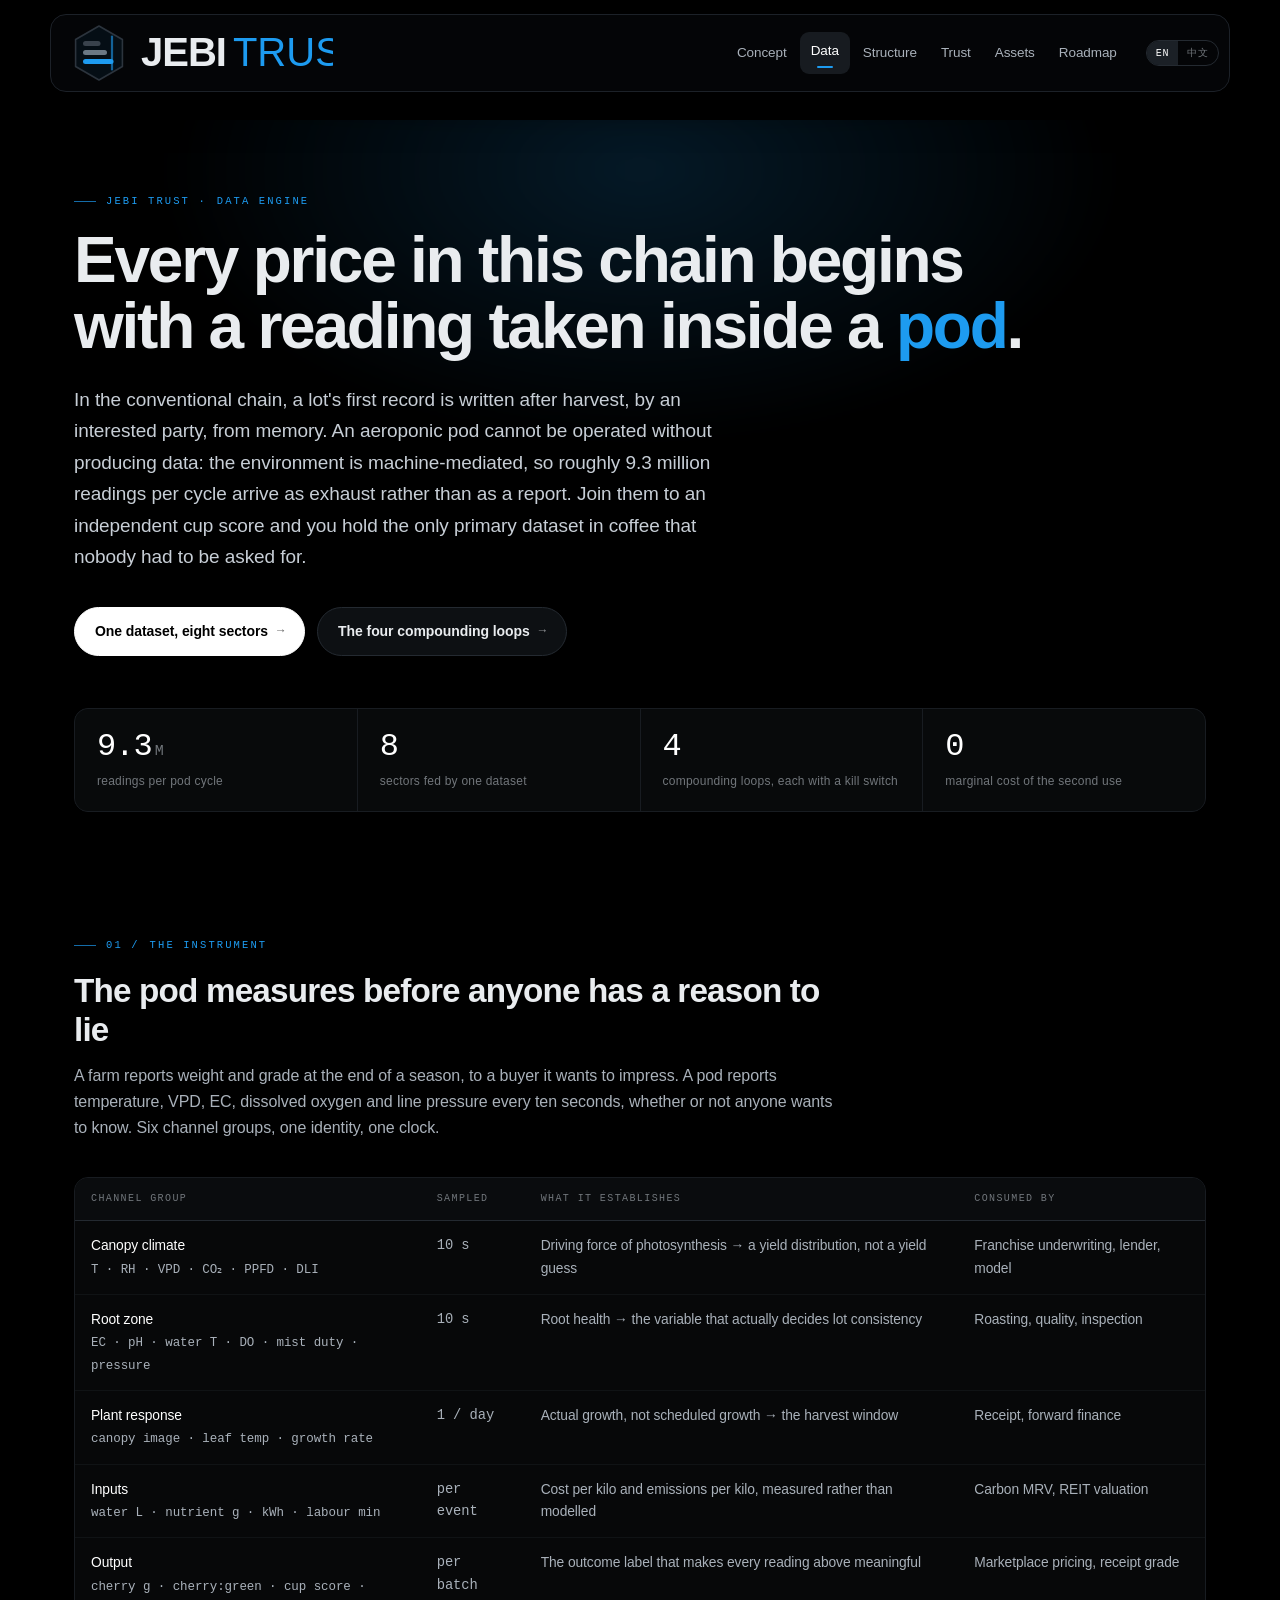
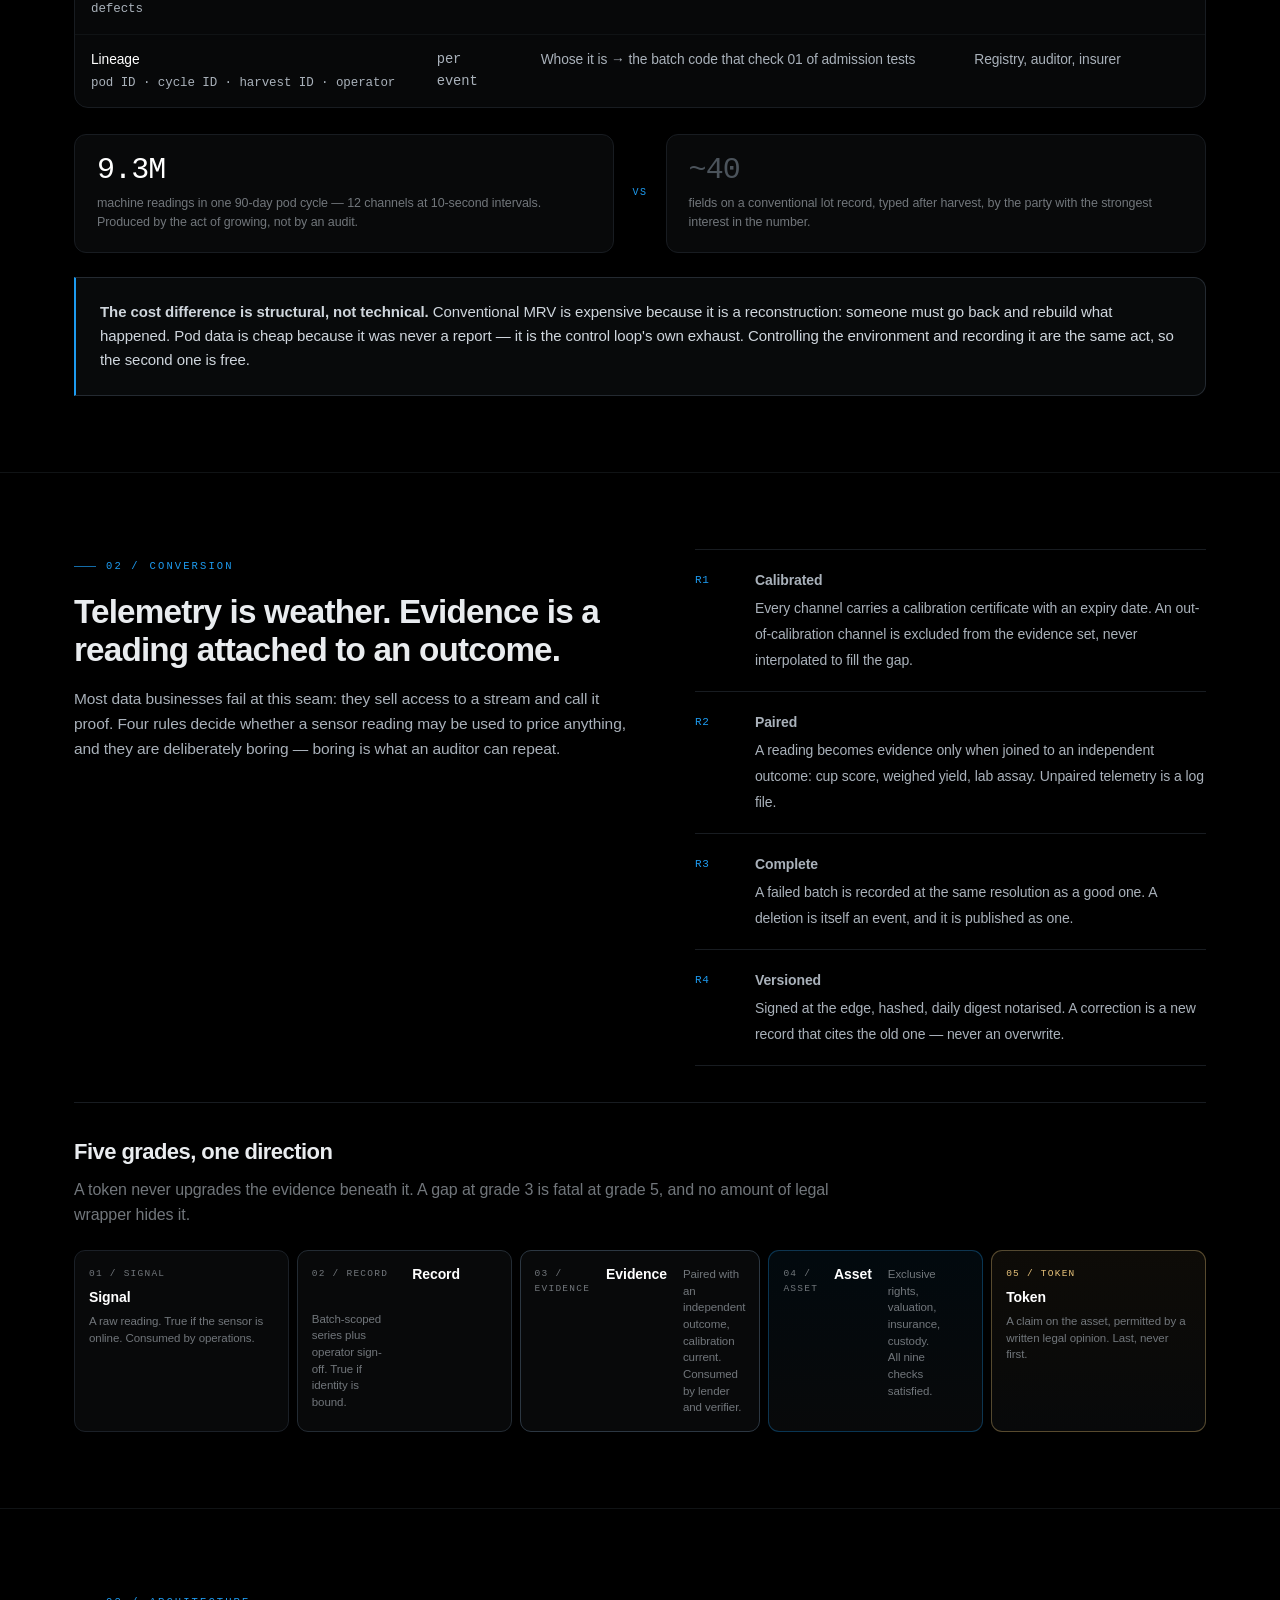
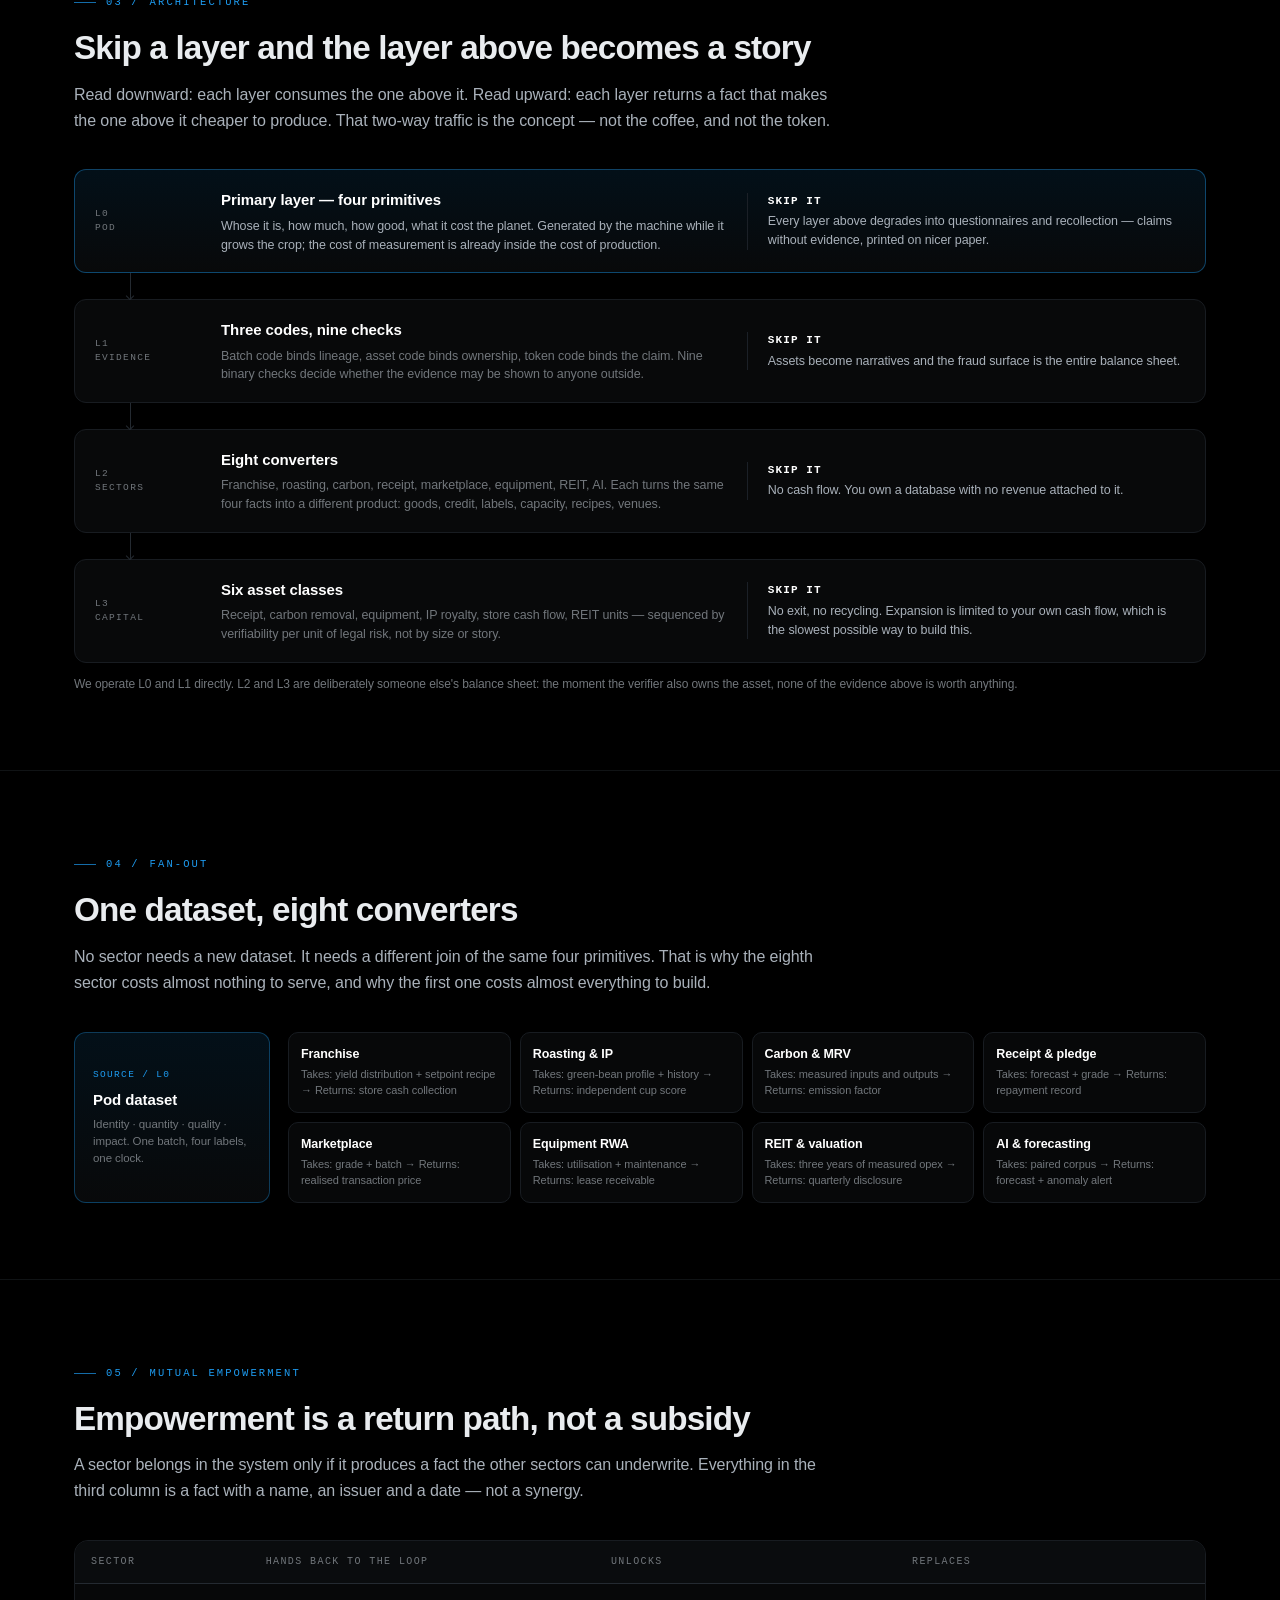
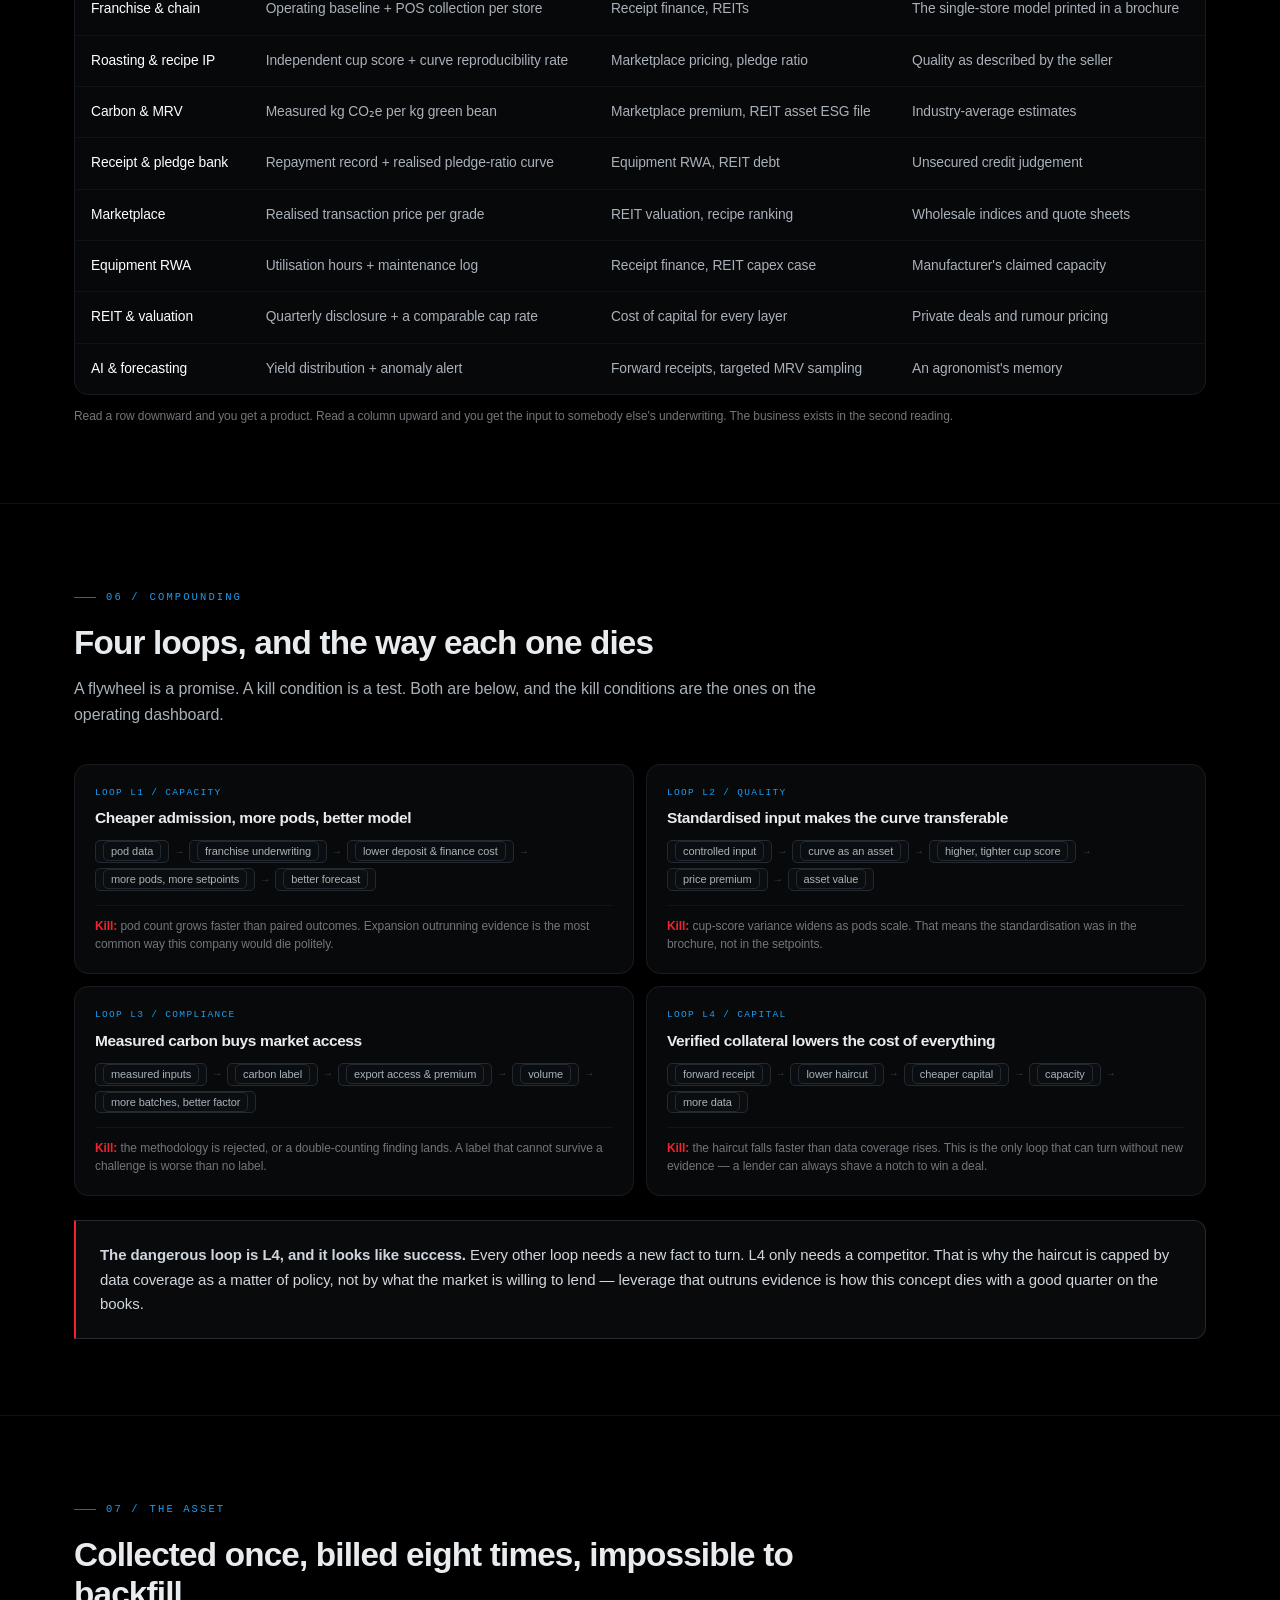
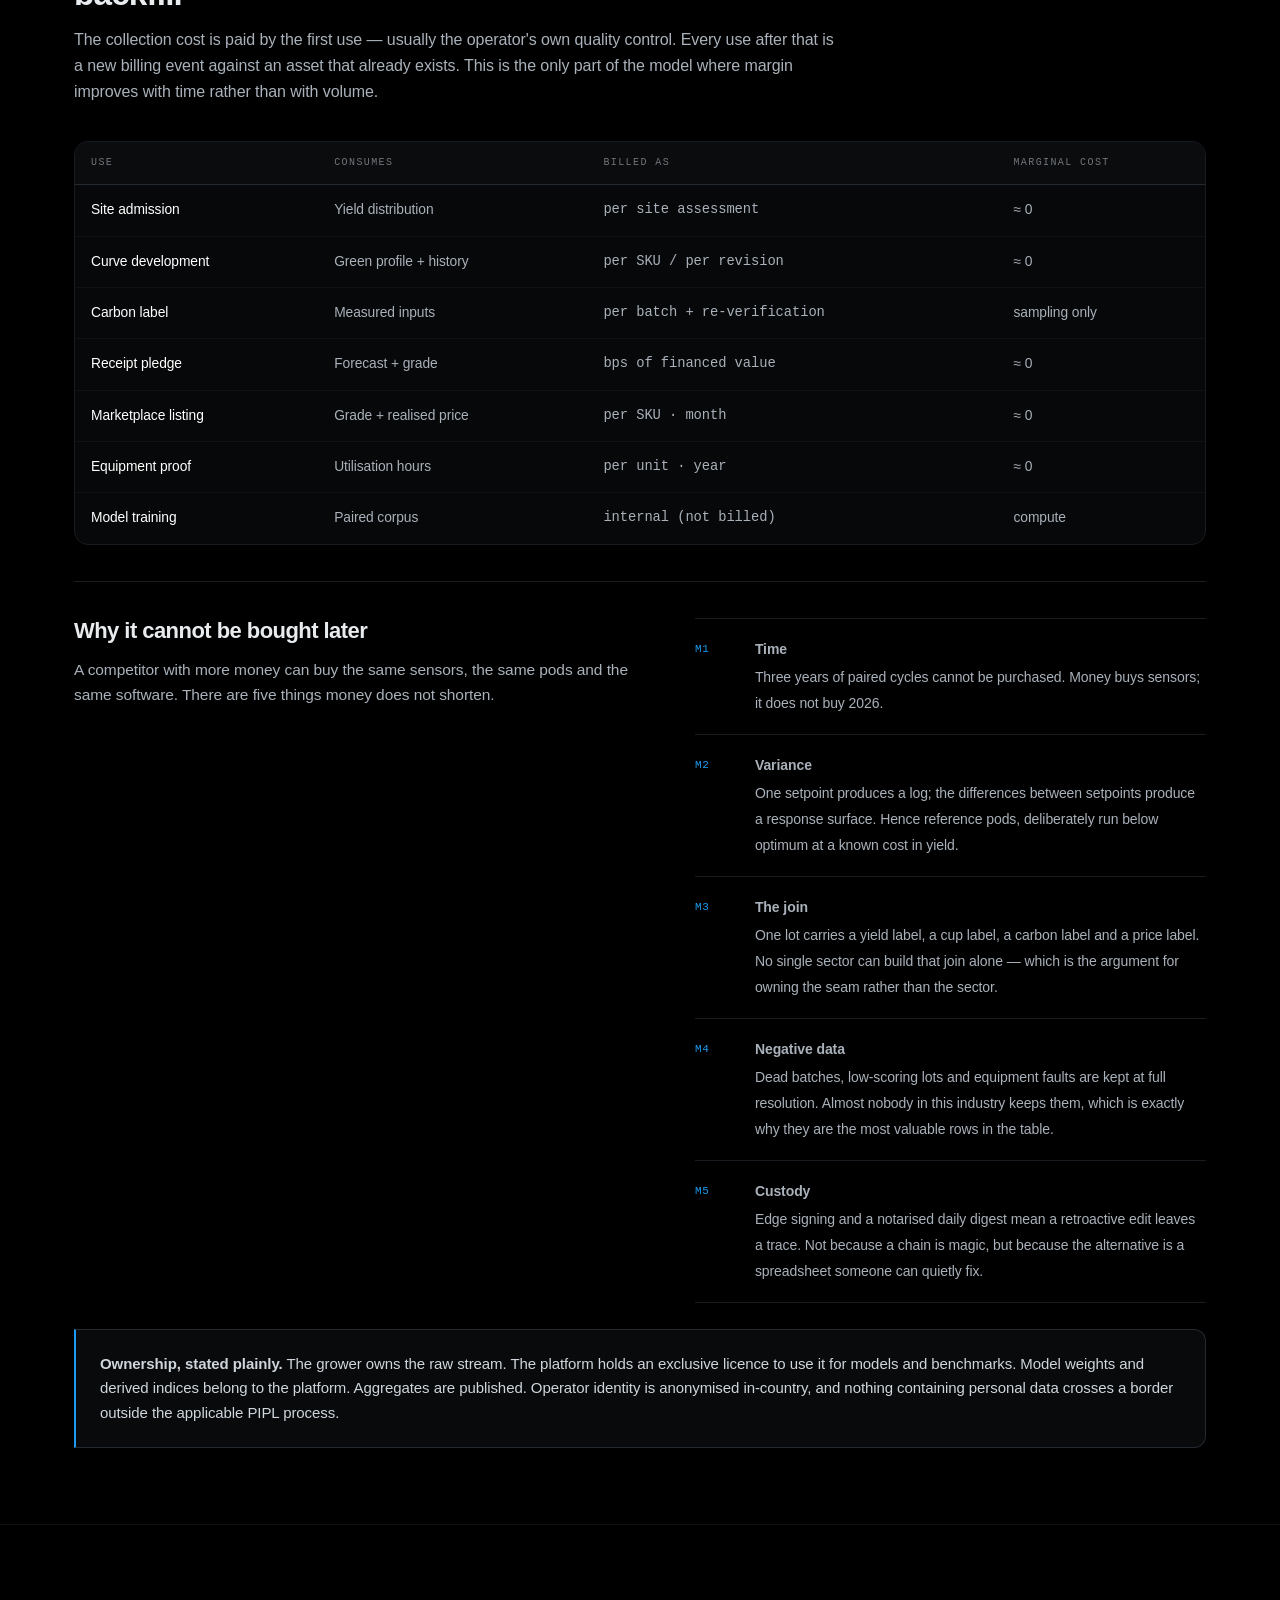
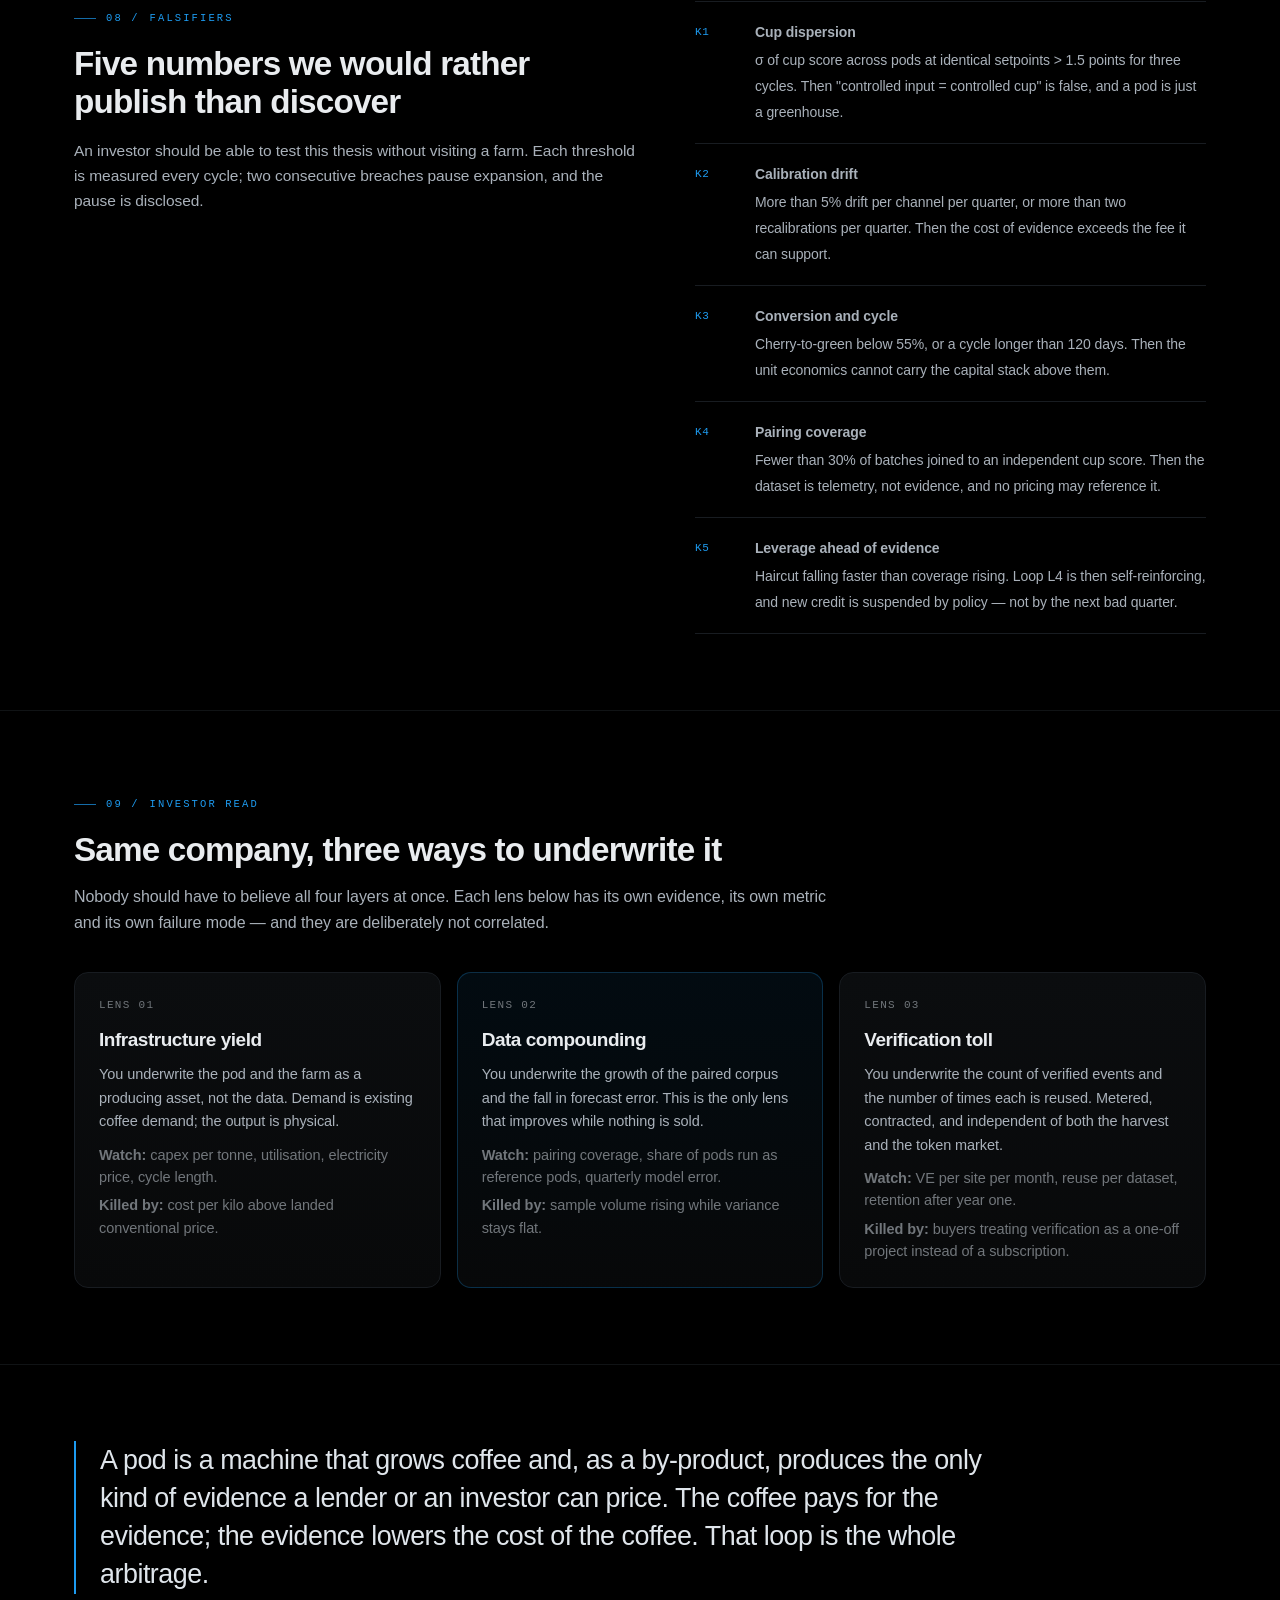
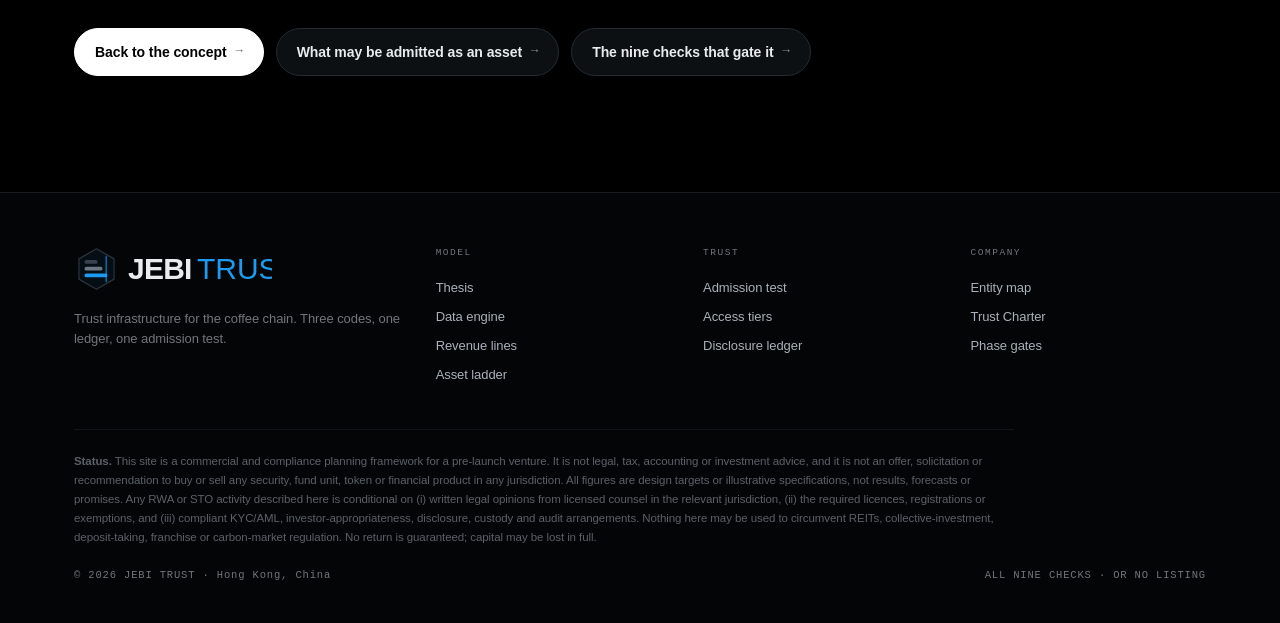
<file: data.html>
<!DOCTYPE html>
<html lang="en" data-lang="en">
<head>
<meta charset="utf-8">
<meta name="viewport" content="width=device-width, initial-scale=1">
<title>Data engine — one pod dataset, eight sectors | JEBI TRUST</title>
<meta name="description" content="How primary data generated inside an aeroponic coffee pod becomes the input for eight sectors — franchise, roasting, carbon, receipt finance, marketplace, equipment, REITs and AI — and how each sector hands back the fact that makes the next cycle cheaper.">
<meta property="og:title" content="Data engine — one pod dataset, eight sectors">
<meta property="og:description" content="Coffee's only primary dataset is grown, not collected. Nine million readings per pod cycle, one join, eight converters.">
<meta property="og:image" content="assets/img/logo.svg">
<link rel="icon" href="assets/img/favicon.svg" type="image/svg+xml">
<link rel="stylesheet" href="assets/css/style.css">
</head>
<body data-page="data.html">

<main>

<!-- ============ HERO ============ -->
<section class="hero">
  <div class="wrap">
    <span class="eyebrow">JEBI TRUST · <span class="en">Data engine</span><span class="zh">数据底座</span></span>
    <h1>
      <span class="en">Every price in this chain begins with a reading taken inside a <em>pod</em>.</span>
      <span class="zh">这条链上的每一个价格，都始于种植舱里的一次<em>读数</em>。</span>
    </h1>
    <p class="lead">
      <span class="en">In the conventional chain, a lot's first record is written after harvest, by an interested party, from memory. An aeroponic pod cannot be operated without producing data: the environment is machine-mediated, so roughly 9.3 million readings per cycle arrive as exhaust rather than as a report. Join them to an independent cup score and you hold the only primary dataset in coffee that nobody had to be asked for.</span>
      <span class="zh">传统链条里，一批豆子的第一条记录，是在采收之后、由利益相关方、凭记忆写下的。雾化种植舱无法在“不产生数据”的状态下运行：环境由机器中介，所以每个周期约 930 万次读数属于运行废气，而不是一份上报材料。再把它与独立杯测分对接，你就握有咖啡行业唯一一份“不需要征求任何人同意”就能得到的原始数据集。</span>
    </p>
    <div class="hero-actions">
      <a class="btn primary" href="#fanout"><span class="en">One dataset, eight sectors</span><span class="zh">一个数据集，八个板块</span><span class="ar">→</span></a>
      <a class="btn" href="#loops"><span class="en">The four compounding loops</span><span class="zh">四个复利回路</span><span class="ar">→</span></a>
    </div>

    <div class="stats">
      <div class="stat"><div class="n">9.3<em>M</em></div><div class="k"><span class="en">readings per pod cycle</span><span class="zh">次读数 / 每舱每周期</span></div></div>
      <div class="stat"><div class="n">8</div><div class="k"><span class="en">sectors fed by one dataset</span><span class="zh">个板块共用同一数据集</span></div></div>
      <div class="stat"><div class="n">4</div><div class="k"><span class="en">compounding loops, each with a kill switch</span><span class="zh">个复利回路，各有熔断条件</span></div></div>
      <div class="stat"><div class="n">0</div><div class="k"><span class="en">marginal cost of the second use</span><span class="zh">第二次复用的边际成本</span></div></div>
    </div>
  </div>
</section>

<!-- ============ 01 INSTRUMENT ============ -->
<section class="sec" id="instrument">
  <div class="wrap">
    <div class="sec-head">
      <span class="eyebrow">01 / <span class="en">The instrument</span><span class="zh">采集层</span></span>
      <h2><span class="en">The pod measures before anyone has a reason to lie</span><span class="zh">种植舱在人产生撒谎动机之前，就已经测完了</span></h2>
      <p><span class="en">A farm reports weight and grade at the end of a season, to a buyer it wants to impress. A pod reports temperature, VPD, EC, dissolved oxygen and line pressure every ten seconds, whether or not anyone wants to know. Six channel groups, one identity, one clock.</span>
      <span class="zh">农场在季末向它想讨好的买方上报重量与等级。种植舱则每十秒上报温度、VPD、EC、溶氧与管路压力——无论有没有人想看。六组通道、一个身份、一只时钟。</span></p>
    </div>

    <div class="tbl-wrap">
      <table class="tbl">
        <thead><tr>
          <th><span class="en">Channel group</span><span class="zh">通道组</span></th>
          <th><span class="en">Sampled</span><span class="zh">采样</span></th>
          <th><span class="en">What it establishes</span><span class="zh">它确立了什么事实</span></th>
          <th><span class="en">Consumed by</span><span class="zh">谁在用</span></th>
        </tr></thead>
        <tbody>
          <tr>
            <td><span class="en">Canopy climate</span><span class="zh">冠层气候</span><br><span class="mono small">T · RH · VPD · CO₂ · PPFD · DLI</span></td>
            <td class="mono">10 s</td>
            <td><span class="en">Driving force of photosynthesis → a yield distribution, not a yield guess</span><span class="zh">光合驱动力 → 得到产量分布，而不是一个猜测的产量</span></td>
            <td><span class="en">Franchise underwriting, lender, model</span><span class="zh">加盟准入、放款、模型</span></td>
          </tr>
          <tr>
            <td><span class="en">Root zone</span><span class="zh">根区</span><br><span class="mono small">EC · pH · water T · DO · mist duty · pressure</span></td>
            <td class="mono">10 s</td>
            <td><span class="en">Root health → the variable that actually decides lot consistency</span><span class="zh">根系状态 → 真正决定批次一致性的变量</span></td>
            <td><span class="en">Roasting, quality, inspection</span><span class="zh">烘焙、品质、质检</span></td>
          </tr>
          <tr>
            <td><span class="en">Plant response</span><span class="zh">植株响应</span><br><span class="mono small">canopy image · leaf temp · growth rate</span></td>
            <td class="mono"><span class="en">1 / day</span><span class="zh">每日</span></td>
            <td><span class="en">Actual growth, not scheduled growth → the harvest window</span><span class="zh">真实长势而非排程长势 → 采收窗口</span></td>
            <td><span class="en">Receipt, forward finance</span><span class="zh">仓单、前瞻融资</span></td>
          </tr>
          <tr>
            <td><span class="en">Inputs</span><span class="zh">投入</span><br><span class="mono small">water L · nutrient g · kWh · labour min</span></td>
            <td class="mono"><span class="en">per event</span><span class="zh">每次事件</span></td>
            <td><span class="en">Cost per kilo and emissions per kilo, measured rather than modelled</span><span class="zh">每公斤成本与每公斤排放：实测，而非建模</span></td>
            <td><span class="en">Carbon MRV, REIT valuation</span><span class="zh">碳核查、REITs 估值</span></td>
          </tr>
          <tr>
            <td><span class="en">Output</span><span class="zh">产出</span><br><span class="mono small">cherry g · cherry:green · cup score · defects</span></td>
            <td class="mono"><span class="en">per batch</span><span class="zh">每批次</span></td>
            <td><span class="en">The outcome label that makes every reading above meaningful</span><span class="zh">让上面所有读数变得有意义的结果标签</span></td>
            <td><span class="en">Marketplace pricing, receipt grade</span><span class="zh">商城定价、仓单等级</span></td>
          </tr>
          <tr>
            <td><span class="en">Lineage</span><span class="zh">血缘</span><br><span class="mono small">pod ID · cycle ID · harvest ID · operator</span></td>
            <td class="mono"><span class="en">per event</span><span class="zh">每次事件</span></td>
            <td><span class="en">Whose it is → the batch code that check 01 of admission tests</span><span class="zh">归属 → 准入第 01 项检验所验证的批次码</span></td>
            <td><span class="en">Registry, auditor, insurer</span><span class="zh">登记处、审计、保险</span></td>
          </tr>
        </tbody>
      </table>
    </div>

    <div class="contrast" style="margin-top:26px">
      <div class="cbox">
        <div class="n">9.3M</div>
        <div class="k"><span class="en">machine readings in one 90-day pod cycle — 12 channels at 10-second intervals. Produced by the act of growing, not by an audit.</span>
        <span class="zh">一个 90 天舱周期的机器读数——12 个通道、10 秒一次。它是“种植”这个动作的产物，不是审计的产物。</span></div>
      </div>
      <div class="cvs"><span>VS</span></div>
      <div class="cbox">
        <div class="n dim">~40</div>
        <div class="k"><span class="en">fields on a conventional lot record, typed after harvest, by the party with the strongest interest in the number.</span>
        <span class="zh">传统批次单上的字段数，采收后录入，录入方是数字对自己最有利的那一方。</span></div>
      </div>
    </div>

    <div class="callout" style="margin-top:24px">
      <p><span class="en"><b>The cost difference is structural, not technical.</b> Conventional MRV is expensive because it is a reconstruction: someone must go back and rebuild what happened. Pod data is cheap because it was never a report — it is the control loop's own exhaust. Controlling the environment and recording it are the same act, so the second one is free.</span>
      <span class="zh"><b>成本差别是结构性的，不是技术性的。</b>传统 MRV 之所以贵，是因为它是“事后重建”：必须有人回头把发生过的事重新拼一遍。舱数据的便宜，来自它从来不是一份报告——它是控制回路自己的废气。控制环境与记录环境是同一个动作，所以后者免费。</span></p>
    </div>
  </div>
</section>

<!-- ============ 02 CONVERSION ============ -->
<section class="sec" id="conversion">
  <div class="wrap">
    <div class="split">
      <div>
        <span class="eyebrow">02 / <span class="en">Conversion</span><span class="zh">转换</span></span>
        <h2 style="margin-bottom:16px"><span class="en">Telemetry is weather. Evidence is a reading attached to an outcome.</span><span class="zh">遥测只是天气。证据是读数接上了结果。</span></h2>
        <p><span class="en">Most data businesses fail at this seam: they sell access to a stream and call it proof. Four rules decide whether a sensor reading may be used to price anything, and they are deliberately boring — boring is what an auditor can repeat.</span>
        <span class="zh">多数数据生意死在这道缝上：卖的是数据流，却把它叫作证据。以下四条规则决定一条读数是否有资格被用来定价。它们刻意做得很无趣——无趣，才是审计师能重复的东西。</span></p>
      </div>
      <div class="rules">
        <div class="rule"><span class="i">R1</span><div><b><span class="en">Calibrated</span><span class="zh">已校准</span></b><span><span class="en">Every channel carries a calibration certificate with an expiry date. An out-of-calibration channel is excluded from the evidence set, never interpolated to fill the gap.</span><span class="zh">每个通道都带校准证书与到期日。超出校准期的通道从证据集中剔除，绝不用插值把缺口补上。</span></span></div></div>
        <div class="rule"><span class="i">R2</span><div><b><span class="en">Paired</span><span class="zh">已配对</span></b><span><span class="en">A reading becomes evidence only when joined to an independent outcome: cup score, weighed yield, lab assay. Unpaired telemetry is a log file.</span><span class="zh">读数只有在接上独立结果后才成为证据：杯测分、称重产量、化验。未配对的遥测只是一个日志文件。</span></span></div></div>
        <div class="rule"><span class="i">R3</span><div><b><span class="en">Complete</span><span class="zh">已完整</span></b><span><span class="en">A failed batch is recorded at the same resolution as a good one. A deletion is itself an event, and it is published as one.</span><span class="zh">失败批次与成功批次按同等粒度记录。删除本身也是一条事件，并且要作为事件披露。</span></span></div></div>
        <div class="rule"><span class="i">R4</span><div><b><span class="en">Versioned</span><span class="zh">已版本化</span></b><span><span class="en">Signed at the edge, hashed, daily digest notarised. A correction is a new record that cites the old one — never an overwrite.</span><span class="zh">边缘签名、哈希、每日摘要公证。更正是引用旧记录的新记录——永远不是覆盖。</span></span></div></div>
      </div>
    </div>

    <div class="hr"></div>

    <div class="sec-head" style="margin-bottom:22px">
      <h2 style="font-size:22px"><span class="en">Five grades, one direction</span><span class="zh">五个等级，只能向上</span></h2>
      <p class="small"><span class="en">A token never upgrades the evidence beneath it. A gap at grade 3 is fatal at grade 5, and no amount of legal wrapper hides it.</span>
      <span class="zh">通证不会让它下面的证据升级。第 3 级的缺口在第 5 级是致命的，再厚的法律外壳也盖不住。</span></p>
    </div>
    <div class="ladder">
      <div class="lg g1"><div class="st">01 / SIGNAL</div><div class="nm"><span class="en">Signal</span><span class="zh">信号</span></div><div class="ds"><span class="en">A raw reading. True if the sensor is online. Consumed by operations.</span><span class="zh">原始读数。传感器在线即为真。使用者：运营。</span></div></div>
      <div class="lg g2"><div class="st">02 / RECORD</div><div class="nm"><span class="en">Record</span><span class="zh">记录</span></div><div class="ds"><span class="en">Batch-scoped series plus operator sign-off. True if identity is bound.</span><span class="zh">批次范围内的序列 + 操作员签字。身份绑定即为真。</span></div></div>
      <div class="lg g3"><div class="st">03 / EVIDENCE</div><div class="nm"><span class="en">Evidence</span><span class="zh">证据</span></div><div class="ds"><span class="en">Paired with an independent outcome, calibration current. Consumed by lender and verifier.</span><span class="zh">接上独立结果、校准在有效期。使用者：放款人与核查方。</span></div></div>
      <div class="lg g4"><div class="st">04 / ASSET</div><div class="nm"><span class="en">Asset</span><span class="zh">资产</span></div><div class="ds"><span class="en">Exclusive rights, valuation, insurance, custody. All nine checks satisfied.</span><span class="zh">独占权利、估值、保险、托管。九项检验全部满足。</span></div></div>
      <div class="lg g5"><div class="st">05 / TOKEN</div><div class="nm"><span class="en">Token</span><span class="zh">通证</span></div><div class="ds"><span class="en">A claim on the asset, permitted by a written legal opinion. Last, never first.</span><span class="zh">对资产的索取权，须有书面法律意见允许。永远在最后，不在最前。</span></div></div>
    </div>
  </div>
</section>

<!-- ============ 03 STACK ============ -->
<section class="sec" id="stack">
  <div class="wrap">
    <div class="sec-head">
      <span class="eyebrow">03 / <span class="en">Architecture</span><span class="zh">结构</span></span>
      <h2><span class="en">Skip a layer and the layer above becomes a story</span><span class="zh">抽掉任何一层，它上面那层就变成故事</span></h2>
      <p><span class="en">Read downward: each layer consumes the one above it. Read upward: each layer returns a fact that makes the one above it cheaper to produce. That two-way traffic is the concept — not the coffee, and not the token.</span>
      <span class="zh">向下读：每一层都在消耗它上面那一层。向上读：每一层都交回一个事实，使上面那一层更便宜地再生产一次。这条双向通路才是概念本身——不是咖啡，也不是通证。</span></p>
    </div>

    <div class="stack">
      <div class="slay l0">
        <div class="lv">L0<br>POD</div>
        <div>
          <div class="nm"><span class="en">Primary layer — four primitives</span><span class="zh">原始层——四个基本事实</span></div>
          <div class="ds"><span class="en">Whose it is, how much, how good, what it cost the planet. Generated by the machine while it grows the crop; the cost of measurement is already inside the cost of production.</span>
          <span class="zh">是谁的、有多少、有多好、给地球留下多少成本。由机器在种植过程中生成；计量成本已经包含在生产成本里。</span></div>
        </div>
        <div class="cost"><b><span class="en">Skip it</span><span class="zh">若抽掉</span></b><span class="en">Every layer above degrades into questionnaires and recollection — claims without evidence, printed on nicer paper.</span><span class="zh">上面每一层都退化成问卷与回忆。只有说法、没有证据，只是印刷更精美。</span></div>
      </div>
      <div class="sconn"></div>

      <div class="slay">
        <div class="lv">L1<br>EVIDENCE</div>
        <div>
          <div class="nm"><span class="en">Three codes, nine checks</span><span class="zh">三码、九检</span></div>
          <div class="ds"><span class="en">Batch code binds lineage, asset code binds ownership, token code binds the claim. Nine binary checks decide whether the evidence may be shown to anyone outside.</span>
          <span class="zh">批次码绑定血缘，资产码绑定权属，通证码绑定索取权。九项“有/无”检验决定这份证据能否给外部看。</span></div>
        </div>
        <div class="cost"><b><span class="en">Skip it</span><span class="zh">若抽掉</span></b><span class="en">Assets become narratives and the fraud surface is the entire balance sheet.</span><span class="zh">资产变成叙事，欺诈面等于整张资产负债表。</span></div>
      </div>
      <div class="sconn"></div>

      <div class="slay">
        <div class="lv">L2<br>SECTORS</div>
        <div>
          <div class="nm"><span class="en">Eight converters</span><span class="zh">八台转换器</span></div>
          <div class="ds"><span class="en">Franchise, roasting, carbon, receipt, marketplace, equipment, REIT, AI. Each turns the same four facts into a different product: goods, credit, labels, capacity, recipes, venues.</span>
          <span class="zh">加盟、烘焙、碳、仓单、商城、设备、REITs、AI。每一台都把同样四个事实变成不同产品：货、信用、标签、产能、配方、场所。</span></div>
        </div>
        <div class="cost"><b><span class="en">Skip it</span><span class="zh">若抽掉</span></b><span class="en">No cash flow. You own a database with no revenue attached to it.</span><span class="zh">没有现金流。你拥有一个数据库，但没有任何收入挂在上头。</span></div>
      </div>
      <div class="sconn"></div>

      <div class="slay">
        <div class="lv">L3<br>CAPITAL</div>
        <div>
          <div class="nm"><span class="en">Six asset classes</span><span class="zh">六类可定价资产</span></div>
          <div class="ds"><span class="en">Receipt, carbon removal, equipment, IP royalty, store cash flow, REIT units — sequenced by verifiability per unit of legal risk, not by size or story.</span>
          <span class="zh">仓单、碳移除、设备、IP 版税、门店现金流、REITs 份额——按“每单位法律风险对应的可验证性”排序，不按规模或故事排序。</span></div>
        </div>
        <div class="cost"><b><span class="en">Skip it</span><span class="zh">若抽掉</span></b><span class="en">No exit, no recycling. Expansion is limited to your own cash flow, which is the slowest possible way to build this.</span><span class="zh">没有退出，没有循环。扩张只能靠自有现金流——这是造这件事最慢的方式。</span></div>
      </div>
    </div>

    <p class="tbl-note"><span class="en">We operate L0 and L1 directly. L2 and L3 are deliberately someone else's balance sheet: the moment the verifier also owns the asset, none of the evidence above is worth anything.</span>
    <span class="zh">我们直接经营 L0 与 L1。L2 与 L3 刻意放在别人的资产负债表上：一旦核查方同时拥有资产，上面所有证据就一文不值。</span></p>
  </div>
</section>

<!-- ============ 04 FAN-OUT ============ -->
<section class="sec" id="fanout">
  <div class="wrap">
    <div class="sec-head">
      <span class="eyebrow">04 / <span class="en">Fan-out</span><span class="zh">分叉</span></span>
      <h2><span class="en">One dataset, eight converters</span><span class="zh">一个数据集，八台转换器</span></h2>
      <p><span class="en">No sector needs a new dataset. It needs a different join of the same four primitives. That is why the eighth sector costs almost nothing to serve, and why the first one costs almost everything to build.</span>
      <span class="zh">没有哪个板块需要一份新数据集。它只需要把同样四个基本事实换一种连接方式。所以服务第八个板块几乎不花钱，而建第一个板块几乎花掉全部。</span></p>
    </div>

    <div class="fan">
      <div class="fan-src">
        <div class="t">SOURCE / L0</div>
        <div class="h"><span class="en">Pod dataset</span><span class="zh">种植舱数据集</span></div>
        <div class="d"><span class="en">Identity · quantity · quality · impact. One batch, four labels, one clock.</span><span class="zh">身份 · 数量 · 品质 · 影响。一个批次、四个标签、一只时钟。</span></div>
      </div>
      <div class="fan-grid">
        <div class="fcell"><div class="h"><span class="en">Franchise</span><span class="zh">加盟与连锁</span></div><div class="t"><span class="en">Takes: yield distribution + setpoint recipe → Returns: store cash collection</span><span class="zh">取：产量分布 + 设定点配方 → 回：门店回款</span></div></div>
        <div class="fcell"><div class="h"><span class="en">Roasting &amp; IP</span><span class="zh">烘焙与配方 IP</span></div><div class="t"><span class="en">Takes: green-bean profile + history → Returns: independent cup score</span><span class="zh">取：生豆档案 + 历史 → 回：独立杯测分</span></div></div>
        <div class="fcell"><div class="h"><span class="en">Carbon &amp; MRV</span><span class="zh">碳标签与 MRV</span></div><div class="t"><span class="en">Takes: measured inputs and outputs → Returns: emission factor</span><span class="zh">取：实测投入产出 → 回：排放因子</span></div></div>
        <div class="fcell"><div class="h"><span class="en">Receipt &amp; pledge</span><span class="zh">仓单与质押</span></div><div class="t"><span class="en">Takes: forecast + grade → Returns: repayment record</span><span class="zh">取：产量预测 + 等级 → 回：还款记录</span></div></div>
        <div class="fcell"><div class="h"><span class="en">Marketplace</span><span class="zh">商城与定价</span></div><div class="t"><span class="en">Takes: grade + batch → Returns: realised transaction price</span><span class="zh">取：等级 + 批次 → 回：真实成交价</span></div></div>
        <div class="fcell"><div class="h"><span class="en">Equipment RWA</span><span class="zh">设备 RWA</span></div><div class="t"><span class="en">Takes: utilisation + maintenance → Returns: lease receivable</span><span class="zh">取：利用率 + 维护 → 回：租赁应收</span></div></div>
        <div class="fcell"><div class="h"><span class="en">REIT &amp; valuation</span><span class="zh">REITs 与估值</span></div><div class="t"><span class="en">Takes: three years of measured opex → Returns: quarterly disclosure</span><span class="zh">取：三年实测运营 → 回：季度披露</span></div></div>
        <div class="fcell"><div class="h"><span class="en">AI &amp; forecasting</span><span class="zh">AI 与预测</span></div><div class="t"><span class="en">Takes: paired corpus → Returns: forecast + anomaly alert</span><span class="zh">取：配对语料 → 回：预测与异常告警</span></div></div>
      </div>
    </div>
  </div>
</section>

<!-- ============ 05 MUTUAL ============ -->
<section class="sec" id="mutual">
  <div class="wrap">
    <div class="sec-head">
      <span class="eyebrow">05 / <span class="en">Mutual empowerment</span><span class="zh">互相赋能</span></span>
      <h2><span class="en">Empowerment is a return path, not a subsidy</span><span class="zh">赋能是一条回路，不是一笔补贴</span></h2>
      <p><span class="en">A sector belongs in the system only if it produces a fact the other sectors can underwrite. Everything in the third column is a fact with a name, an issuer and a date — not a synergy.</span>
      <span class="zh">一个板块要进入这个系统，只有一个条件：它必须产出一个别的板块敢用来定价的事实。下表中第三列的每一项，都是有名称、有出具方、有待日期的事实——不是“协同效应”。</span></p>
    </div>

    <div class="tbl-wrap">
      <table class="tbl">
        <thead><tr>
          <th><span class="en">Sector</span><span class="zh">板块</span></th>
          <th><span class="en">Hands back to the loop</span><span class="zh">交回回路的事实</span></th>
          <th><span class="en">Unlocks</span><span class="zh">由此解锁</span></th>
          <th><span class="en">Replaces</span><span class="zh">替代了什么</span></th>
        </tr></thead>
        <tbody>
          <tr><td><span class="en">Franchise &amp; chain</span><span class="zh">加盟与连锁</span></td>
            <td><span class="en">Operating baseline + POS collection per store</span><span class="zh">单店运营基线 + POS 回款</span></td>
            <td><span class="en">Receipt finance, REITs</span><span class="zh">仓单融资、REITs</span></td>
            <td><span class="en">The single-store model printed in a brochure</span><span class="zh">招商手册里的单店模型</span></td></tr>
          <tr><td><span class="en">Roasting &amp; recipe IP</span><span class="zh">烘焙与配方 IP</span></td>
            <td><span class="en">Independent cup score + curve reproducibility rate</span><span class="zh">独立杯测分 + 曲线复现率</span></td>
            <td><span class="en">Marketplace pricing, pledge ratio</span><span class="zh">商城定价、仓单质押率</span></td>
            <td><span class="en">Quality as described by the seller</span><span class="zh">卖方自述的品质</span></td></tr>
          <tr><td><span class="en">Carbon &amp; MRV</span><span class="zh">碳标签与 MRV</span></td>
            <td><span class="en">Measured kg CO₂e per kg green bean</span><span class="zh">每公斤生豆实测排放</span></td>
            <td><span class="en">Marketplace premium, REIT asset ESG file</span><span class="zh">商城溢价、REITs 资产 ESG 档案</span></td>
            <td><span class="en">Industry-average estimates</span><span class="zh">行业均值估算</span></td></tr>
          <tr><td><span class="en">Receipt &amp; pledge bank</span><span class="zh">仓单与质押银行</span></td>
            <td><span class="en">Repayment record + realised pledge-ratio curve</span><span class="zh">还款记录 + 实际质押率曲线</span></td>
            <td><span class="en">Equipment RWA, REIT debt</span><span class="zh">设备 RWA、REITs 债务</span></td>
            <td><span class="en">Unsecured credit judgement</span><span class="zh">无抵押的信用判断</span></td></tr>
          <tr><td><span class="en">Marketplace</span><span class="zh">商城</span></td>
            <td><span class="en">Realised transaction price per grade</span><span class="zh">分等级的真实成交价</span></td>
            <td><span class="en">REIT valuation, recipe ranking</span><span class="zh">REITs 估值、配方排序</span></td>
            <td><span class="en">Wholesale indices and quote sheets</span><span class="zh">批发指数与报价单</span></td></tr>
          <tr><td><span class="en">Equipment RWA</span><span class="zh">设备 RWA</span></td>
            <td><span class="en">Utilisation hours + maintenance log</span><span class="zh">运行小时 + 维护记录</span></td>
            <td><span class="en">Receipt finance, REIT capex case</span><span class="zh">仓单融资、REITs 资本开支论证</span></td>
            <td><span class="en">Manufacturer's claimed capacity</span><span class="zh">设备厂商声称的产能</span></td></tr>
          <tr><td><span class="en">REIT &amp; valuation</span><span class="zh">REITs 与估值</span></td>
            <td><span class="en">Quarterly disclosure + a comparable cap rate</span><span class="zh">季度披露 + 可比的资本化率</span></td>
            <td><span class="en">Cost of capital for every layer</span><span class="zh">全链条的资本成本</span></td>
            <td><span class="en">Private deals and rumour pricing</span><span class="zh">私募交易与传闻价格</span></td></tr>
          <tr><td><span class="en">AI &amp; forecasting</span><span class="zh">AI 与预测</span></td>
            <td><span class="en">Yield distribution + anomaly alert</span><span class="zh">产量分布 + 异常告警</span></td>
            <td><span class="en">Forward receipts, targeted MRV sampling</span><span class="zh">前瞻仓单、定向碳抽样</span></td>
            <td><span class="en">An agronomist's memory</span><span class="zh">农艺师的个人经验</span></td></tr>
        </tbody>
      </table>
    </div>
    <p class="tbl-note"><span class="en">Read a row downward and you get a product. Read a column upward and you get the input to somebody else's underwriting. The business exists in the second reading.</span>
    <span class="zh">横向读一行，得到一个产品；纵向读一列，得到别人做承保时的输入。生意存在于第二种读法里。</span></p>
  </div>
</section>

<!-- ============ 06 LOOPS ============ -->
<section class="sec" id="loops">
  <div class="wrap">
    <div class="sec-head">
      <span class="eyebrow">06 / <span class="en">Compounding</span><span class="zh">复利</span></span>
      <h2><span class="en">Four loops, and the way each one dies</span><span class="zh">四个回路，以及每一个的死法</span></h2>
      <p><span class="en">A flywheel is a promise. A kill condition is a test. Both are below, and the kill conditions are the ones on the operating dashboard.</span>
      <span class="zh">飞轮是一句承诺，熔断条件是一次检验。两者都在下面——而挂在运营看板上的是后者。</span></p>
    </div>

    <div class="loops">
      <div class="loop">
        <div class="id">LOOP L1 / CAPACITY</div>
        <h3><span class="en">Cheaper admission, more pods, better model</span><span class="zh">准入更便宜，舱更多，模型更准</span></h3>
        <div class="chain">
          <span><span class="en">pod data</span><span class="zh">舱数据</span></span><i>→</i>
          <span><span class="en">franchise underwriting</span><span class="zh">加盟承保</span></span><i>→</i>
          <span><span class="en">lower deposit &amp; finance cost</span><span class="zh">押金与融资成本下降</span></span><i>→</i>
          <span><span class="en">more pods, more setpoints</span><span class="zh">更多舱、更多设定点</span></span><i>→</i>
          <span><span class="en">better forecast</span><span class="zh">预测更准</span></span>
        </div>
        <div class="kill"><span class="en"><b>Kill:</b> pod count grows faster than paired outcomes. Expansion outrunning evidence is the most common way this company would die politely.</span>
        <span class="zh"><b>熔断：</b>舱数增长快于配对结果的增长。扩张跑在证据前面，是这类公司最常见的“体面死法”。</span></div>
      </div>

      <div class="loop">
        <div class="id">LOOP L2 / QUALITY</div>
        <h3><span class="en">Standardised input makes the curve transferable</span><span class="zh">标准化投入，让曲线可以被转让</span></h3>
        <div class="chain">
          <span><span class="en">controlled input</span><span class="zh">受控投入</span></span><i>→</i>
          <span><span class="en">curve as an asset</span><span class="zh">曲线成为资产</span></span><i>→</i>
          <span><span class="en">higher, tighter cup score</span><span class="zh">杯测更高更集中</span></span><i>→</i>
          <span><span class="en">price premium</span><span class="zh">价格溢价</span></span><i>→</i>
          <span><span class="en">asset value</span><span class="zh">资产估值上升</span></span>
        </div>
        <div class="kill"><span class="en"><b>Kill:</b> cup-score variance widens as pods scale. That means the standardisation was in the brochure, not in the setpoints.</span>
        <span class="zh"><b>熔断：</b>规模扩大后杯测离散度反而变大。这说明标准化写在宣传册里，没写在设定点里。</span></div>
      </div>

      <div class="loop">
        <div class="id">LOOP L3 / COMPLIANCE</div>
        <h3><span class="en">Measured carbon buys market access</span><span class="zh">实测碳，换来市场准入</span></h3>
        <div class="chain">
          <span><span class="en">measured inputs</span><span class="zh">实测投入</span></span><i>→</i>
          <span><span class="en">carbon label</span><span class="zh">碳标签</span></span><i>→</i>
          <span><span class="en">export access &amp; premium</span><span class="zh">出口准入与溢价</span></span><i>→</i>
          <span><span class="en">volume</span><span class="zh">货量</span></span><i>→</i>
          <span><span class="en">more batches, better factor</span><span class="zh">更多批次、更准因子</span></span>
        </div>
        <div class="kill"><span class="en"><b>Kill:</b> the methodology is rejected, or a double-counting finding lands. A label that cannot survive a challenge is worse than no label.</span>
        <span class="zh"><b>熔断：</b>方法学被否，或出现重复计算认定。经不起质疑的标签，比没有标签更糟。</span></div>
      </div>

      <div class="loop">
        <div class="id">LOOP L4 / CAPITAL</div>
        <h3><span class="en">Verified collateral lowers the cost of everything</span><span class="zh">可核验的抵押品，降低一切成本</span></h3>
        <div class="chain">
          <span><span class="en">forward receipt</span><span class="zh">前瞻仓单</span></span><i>→</i>
          <span><span class="en">lower haircut</span><span class="zh">折价率下降</span></span><i>→</i>
          <span><span class="en">cheaper capital</span><span class="zh">资本成本下降</span></span><i>→</i>
          <span><span class="en">capacity</span><span class="zh">产能</span></span><i>→</i>
          <span><span class="en">more data</span><span class="zh">更多数据</span></span>
        </div>
        <div class="kill"><span class="en"><b>Kill:</b> the haircut falls faster than data coverage rises. This is the only loop that can turn without new evidence — a lender can always shave a notch to win a deal.</span>
        <span class="zh"><b>熔断：</b>折价率下降快于数据覆盖上升。这是唯一一个“不需要新证据也能转”的回路——放款人永远可以为了让单降一档。</span></div>
      </div>
    </div>

    <div class="callout bad" style="margin-top:24px">
      <p><span class="en"><b>The dangerous loop is L4, and it looks like success.</b> Every other loop needs a new fact to turn. L4 only needs a competitor. That is why the haircut is capped by data coverage as a matter of policy, not by what the market is willing to lend — leverage that outruns evidence is how this concept dies with a good quarter on the books.</span>
      <span class="zh"><b>危险的是 L4，而它看起来像成功。</b>其他三个回路都需要新事实才能转，L4 只需要一个竞争对手。所以折价率在制度上被封顶于“数据覆盖度允许的水平”，而不是市场愿意放的水平——杠杆跑在证据前面，就是这个概念在财报最好看的那一季死掉的方式。</span></p>
    </div>
  </div>
</section>

<!-- ============ 07 ASSET ============ -->
<section class="sec" id="asset">
  <div class="wrap">
    <div class="sec-head">
      <span class="eyebrow">07 / <span class="en">The asset</span><span class="zh">资产属性</span></span>
      <h2><span class="en">Collected once, billed eight times, impossible to backfill</span><span class="zh">采集一次、计费八次、无法补录</span></h2>
      <p><span class="en">The collection cost is paid by the first use — usually the operator's own quality control. Every use after that is a new billing event against an asset that already exists. This is the only part of the model where margin improves with time rather than with volume.</span>
      <span class="zh">采集成本由第一次使用付掉——通常就是运营方自己的品控。此后的每一次使用，都是对一件已存在资产的新计费事件。这是整个模型里唯一一处“利润率随时间改善而不是随规模改善”的地方。</span></p>
    </div>

    <div class="tbl-wrap">
      <table class="tbl">
        <thead><tr>
          <th><span class="en">Use</span><span class="zh">用途</span></th>
          <th><span class="en">Consumes</span><span class="zh">消耗什么</span></th>
          <th><span class="en">Billed as</span><span class="zh">计费口径</span></th>
          <th><span class="en">Marginal cost</span><span class="zh">边际成本</span></th>
        </tr></thead>
        <tbody>
          <tr><td><span class="en">Site admission</span><span class="zh">站点准入</span></td><td><span class="en">Yield distribution</span><span class="zh">产量分布</span></td><td class="mono"><span class="en">per site assessment</span><span class="zh">每站点评估</span></td><td class="okc">≈ 0</td></tr>
          <tr><td><span class="en">Curve development</span><span class="zh">曲线开发</span></td><td><span class="en">Green profile + history</span><span class="zh">生豆档案 + 历史</span></td><td class="mono"><span class="en">per SKU / per revision</span><span class="zh">每 SKU / 每次改版</span></td><td class="okc">≈ 0</td></tr>
          <tr><td><span class="en">Carbon label</span><span class="zh">碳标签</span></td><td><span class="en">Measured inputs</span><span class="zh">实测投入</span></td><td class="mono"><span class="en">per batch + re-verification</span><span class="zh">每批次 + 复验</span></td><td><span class="en">sampling only</span><span class="zh">仅抽样</span></td></tr>
          <tr><td><span class="en">Receipt pledge</span><span class="zh">仓单质押</span></td><td><span class="en">Forecast + grade</span><span class="zh">预测 + 等级</span></td><td class="mono"><span class="en">bps of financed value</span><span class="zh">融资额基点</span></td><td class="okc">≈ 0</td></tr>
          <tr><td><span class="en">Marketplace listing</span><span class="zh">商城挂牌</span></td><td><span class="en">Grade + realised price</span><span class="zh">等级 + 成交价</span></td><td class="mono"><span class="en">per SKU · month</span><span class="zh">每 SKU · 月</span></td><td class="okc">≈ 0</td></tr>
          <tr><td><span class="en">Equipment proof</span><span class="zh">设备证明</span></td><td><span class="en">Utilisation hours</span><span class="zh">运行小时</span></td><td class="mono"><span class="en">per unit · year</span><span class="zh">每台 · 年</span></td><td class="okc">≈ 0</td></tr>
          <tr><td><span class="en">Model training</span><span class="zh">模型训练</span></td><td><span class="en">Paired corpus</span><span class="zh">配对语料</span></td><td class="mono"><span class="en">internal (not billed)</span><span class="zh">内部（不计费）</span></td><td><span class="en">compute</span><span class="zh">算力</span></td></tr>
        </tbody>
      </table>
    </div>

    <div class="hr"></div>

    <div class="split">
      <div>
        <h2 style="font-size:22px;margin-bottom:14px"><span class="en">Why it cannot be bought later</span><span class="zh">为什么这份数据以后买不到</span></h2>
        <p><span class="en">A competitor with more money can buy the same sensors, the same pods and the same software. There are five things money does not shorten.</span>
        <span class="zh">比你更有钱的对手，可以买同样的传感器、同样的舱、同样的软件。但有五样东西，钱买不到时间上的捷径。</span></p>
      </div>
      <div class="rules">
        <div class="rule"><span class="i">M1</span><div><b><span class="en">Time</span><span class="zh">时间</span></b><span><span class="en">Three years of paired cycles cannot be purchased. Money buys sensors; it does not buy 2026.</span><span class="zh">三年的配对周期买不到。钱能买传感器，买不到 2026 年。</span></span></div></div>
        <div class="rule"><span class="i">M2</span><div><b><span class="en">Variance</span><span class="zh">方差</span></b><span><span class="en">One setpoint produces a log; the differences between setpoints produce a response surface. Hence reference pods, deliberately run below optimum at a known cost in yield.</span><span class="zh">单一设定点只产生日志；设定点之间的差异才产生响应曲面。所以我们保留参考舱，故意让它们跑在最优值之外，用可计量的产量换可学习的梯度。</span></span></div></div>
        <div class="rule"><span class="i">M3</span><div><b><span class="en">The join</span><span class="zh">连接</span></b><span><span class="en">One lot carries a yield label, a cup label, a carbon label and a price label. No single sector can build that join alone — which is the argument for owning the seam rather than the sector.</span><span class="zh">同一批次同时带着产量标签、杯测标签、碳标签与价格标签。没有任何单一板块能独立建立这个连接——这就是“拥有接缝，而不是拥有板块”的论证。</span></span></div></div>
        <div class="rule"><span class="i">M4</span><div><b><span class="en">Negative data</span><span class="zh">负样本</span></b><span><span class="en">Dead batches, low-scoring lots and equipment faults are kept at full resolution. Almost nobody in this industry keeps them, which is exactly why they are the most valuable rows in the table.</span><span class="zh">死批次、低分批次、设备故障，按完整粒度保留。这个行业几乎没人保留这些——所以它们才是表里最贵的行。</span></span></div></div>
        <div class="rule"><span class="i">M5</span><div><b><span class="en">Custody</span><span class="zh">监管链</span></b><span><span class="en">Edge signing and a notarised daily digest mean a retroactive edit leaves a trace. Not because a chain is magic, but because the alternative is a spreadsheet someone can quietly fix.</span><span class="zh">边缘签名与每日摘要公证，使“事后修改”必然留下痕迹。不是因为链有什么魔力，而是因为替代方案是一张可以被人悄悄改掉的表格。</span></span></div></div>
      </div>
    </div>

    <div class="callout" style="margin-top:26px">
      <p><span class="en"><b>Ownership, stated plainly.</b> The grower owns the raw stream. The platform holds an exclusive licence to use it for models and benchmarks. Model weights and derived indices belong to the platform. Aggregates are published. Operator identity is anonymised in-country, and nothing containing personal data crosses a border outside the applicable PIPL process.</span>
      <span class="zh"><b>数据权属，说清楚。</b>原始数据归种植方所有；平台取得将其用于模型与基准的独占许可；模型权重与衍生指标归平台；聚合结果公开发布；操作员身份在境内匿名化，任何含个人信息的记录都不在适用 PIPL 流程之外跨境。</span></p>
    </div>
  </div>
</section>

<!-- ============ 08 FALSIFIERS ============ -->
<section class="sec" id="falsifiers">
  <div class="wrap">
    <div class="split">
      <div>
        <span class="eyebrow">08 / <span class="en">Falsifiers</span><span class="zh">证伪</span></span>
        <h2 style="margin-bottom:16px"><span class="en">Five numbers we would rather publish than discover</span><span class="zh">五个数字，宁可自己公布，也不要被别人发现</span></h2>
        <p><span class="en">An investor should be able to test this thesis without visiting a farm. Each threshold is measured every cycle; two consecutive breaches pause expansion, and the pause is disclosed.</span>
        <span class="zh">投资者应该不用下地看农场，也能检验这套论点。每个阈值按周期测量；连续两次越界即暂停扩张，且暂停本身要披露。</span></p>
      </div>
      <div class="rules">
        <div class="rule"><span class="i">K1</span><div><b><span class="en">Cup dispersion</span><span class="zh">杯测离散</span></b><span><span class="en">σ of cup score across pods at identical setpoints &gt; 1.5 points for three cycles. Then "controlled input = controlled cup" is false, and a pod is just a greenhouse.</span><span class="zh">相同设定点下，跨舱杯测标准差连续三个周期 &gt; 1.5 分。那么“受控投入＝受控杯测”不成立，舱体退化为温室。</span></span></div></div>
        <div class="rule"><span class="i">K2</span><div><b><span class="en">Calibration drift</span><span class="zh">校准漂移</span></b><span><span class="en">More than 5% drift per channel per quarter, or more than two recalibrations per quarter. Then the cost of evidence exceeds the fee it can support.</span><span class="zh">单通道季度漂移 &gt; 5%，或每季重校超过两次。此时证据成本已高于它能支撑的费用。</span></span></div></div>
        <div class="rule"><span class="i">K3</span><div><b><span class="en">Conversion and cycle</span><span class="zh">转化率与周期</span></b><span><span class="en">Cherry-to-green below 55%, or a cycle longer than 120 days. Then the unit economics cannot carry the capital stack above them.</span><span class="zh">樱桃到生豆转化率低于 55%，或单周期超过 120 天。此时单位经济撑不起上面的资本结构。</span></span></div></div>
        <div class="rule"><span class="i">K4</span><div><b><span class="en">Pairing coverage</span><span class="zh">配对覆盖</span></b><span><span class="en">Fewer than 30% of batches joined to an independent cup score. Then the dataset is telemetry, not evidence, and no pricing may reference it.</span><span class="zh">能与独立杯测对接的批次低于 30%。此时数据集只是遥测而非证据，任何定价都不得引用它。</span></span></div></div>
        <div class="rule"><span class="i">K5</span><div><b><span class="en">Leverage ahead of evidence</span><span class="zh">杠杆跑在证据前</span></b><span><span class="en">Haircut falling faster than coverage rising. Loop L4 is then self-reinforcing, and new credit is suspended by policy — not by the next bad quarter.</span><span class="zh">折价率下降快于覆盖率上升。此时 L4 进入自我强化，按制度暂停新增授信——不等下一个糟糕季度来叫停。</span></span></div></div>
      </div>
    </div>
  </div>
</section>

<!-- ============ 09 INVESTOR READ ============ -->
<section class="sec" id="investor">
  <div class="wrap">
    <div class="sec-head">
      <span class="eyebrow">09 / <span class="en">Investor read</span><span class="zh">投资者视角</span></span>
      <h2><span class="en">Same company, three ways to underwrite it</span><span class="zh">同一家公司，三种承保方式</span></h2>
      <p><span class="en">Nobody should have to believe all four layers at once. Each lens below has its own evidence, its own metric and its own failure mode — and they are deliberately not correlated.</span>
      <span class="zh">没有人需要一次性相信全部四层。下面每一种视角都有自己的证据、自己的指标、自己的失效方式——而且它们刻意互不相关。</span></p>
    </div>

    <div class="g3">
      <div class="card">
        <span class="num">LENS 01</span>
        <h3><span class="en">Infrastructure yield</span><span class="zh">基础设施收益</span></h3>
        <p><span class="en">You underwrite the pod and the farm as a producing asset, not the data. Demand is existing coffee demand; the output is physical.</span>
        <span class="zh">你把舱体与农场当作生产性资产来承保，而不是数据。需求是既有的咖啡需求，产出是实物。</span></p>
        <p class="small" style="margin-top:10px"><b><span class="en">Watch:</span><span class="zh">看：</span></b> <span class="en">capex per tonne, utilisation, electricity price, cycle length.</span><span class="zh">吨产能资本开支、利用率、电价、周期长度。</span></p>
        <p class="small" style="margin-top:6px"><b><span class="en">Killed by:</span><span class="zh">死于：</span></b> <span class="en">cost per kilo above landed conventional price.</span><span class="zh">每公斤成本高于传统产地到岸价。</span></p>
      </div>
      <div class="card acc">
        <span class="num">LENS 02</span>
        <h3><span class="en">Data compounding</span><span class="zh">数据复利</span></h3>
        <p><span class="en">You underwrite the growth of the paired corpus and the fall in forecast error. This is the only lens that improves while nothing is sold.</span>
        <span class="zh">你承保的是配对语料的增长与预测误差的下降。这是唯一一个“什么都不卖也在变好”的视角。</span></p>
        <p class="small" style="margin-top:10px"><b><span class="en">Watch:</span><span class="zh">看：</span></b> <span class="en">pairing coverage, share of pods run as reference pods, quarterly model error.</span><span class="zh">配对覆盖率、参考舱占比、模型误差的季度变化。</span></p>
        <p class="small" style="margin-top:6px"><b><span class="en">Killed by:</span><span class="zh">死于：</span></b> <span class="en">sample volume rising while variance stays flat.</span><span class="zh">样本量上升而方差不变。</span></p>
      </div>
      <div class="card">
        <span class="num">LENS 03</span>
        <h3><span class="en">Verification toll</span><span class="zh">核查过路费</span></h3>
        <p><span class="en">You underwrite the count of verified events and the number of times each is reused. Metered, contracted, and independent of both the harvest and the token market.</span>
        <span class="zh">你承保的是已验证事件的数量，以及每一件被复用的次数。按量计量、以合同锁定，与收成和通证市场都不相关。</span></p>
        <p class="small" style="margin-top:10px"><b><span class="en">Watch:</span><span class="zh">看：</span></b> <span class="en">VE per site per month, reuse per dataset, retention after year one.</span><span class="zh">每站点每月 VE 数、每数据集复用次数、第二年留存。</span></p>
        <p class="small" style="margin-top:6px"><b><span class="en">Killed by:</span><span class="zh">死于：</span></b> <span class="en">buyers treating verification as a one-off project instead of a subscription.</span><span class="zh">买方把核查当成一次性项目，而不是订阅。</span></p>
      </div>
    </div>
  </div>
</section>

<!-- ============ CLOSE ============ -->
<section class="sec">
  <div class="wrap">
    <p class="serif-quote" style="max-width:920px">
      <span class="en">A pod is a machine that grows coffee and, as a by-product, produces the only kind of evidence a lender or an investor can price. The coffee pays for the evidence; the evidence lowers the cost of the coffee. That loop is the whole arbitrage.</span>
      <span class="zh">种植舱是一台生产咖啡的机器，同时以副产品的形式，产出放款人与投资者唯一能定价的那类证据。咖啡为证据买单，证据又降低咖啡的成本。这个回路，就是全部的套利。</span>
    </p>
    <div class="hero-actions">
      <a class="btn primary" href="index.html"><span class="en">Back to the concept</span><span class="zh">回到商业概念</span><span class="ar">→</span></a>
      <a class="btn" href="assets.html"><span class="en">What may be admitted as an asset</span><span class="zh">哪些资产可以准入</span><span class="ar">→</span></a>
      <a class="btn" href="trust.html"><span class="en">The nine checks that gate it</span><span class="zh">把关的九项检验</span><span class="ar">→</span></a>
    </div>
  </div>
</section>

</main>

<script src="assets/js/i18n.js"></script>
<script src="assets/js/chrome.js"></script>
</body>
</html>
</file>
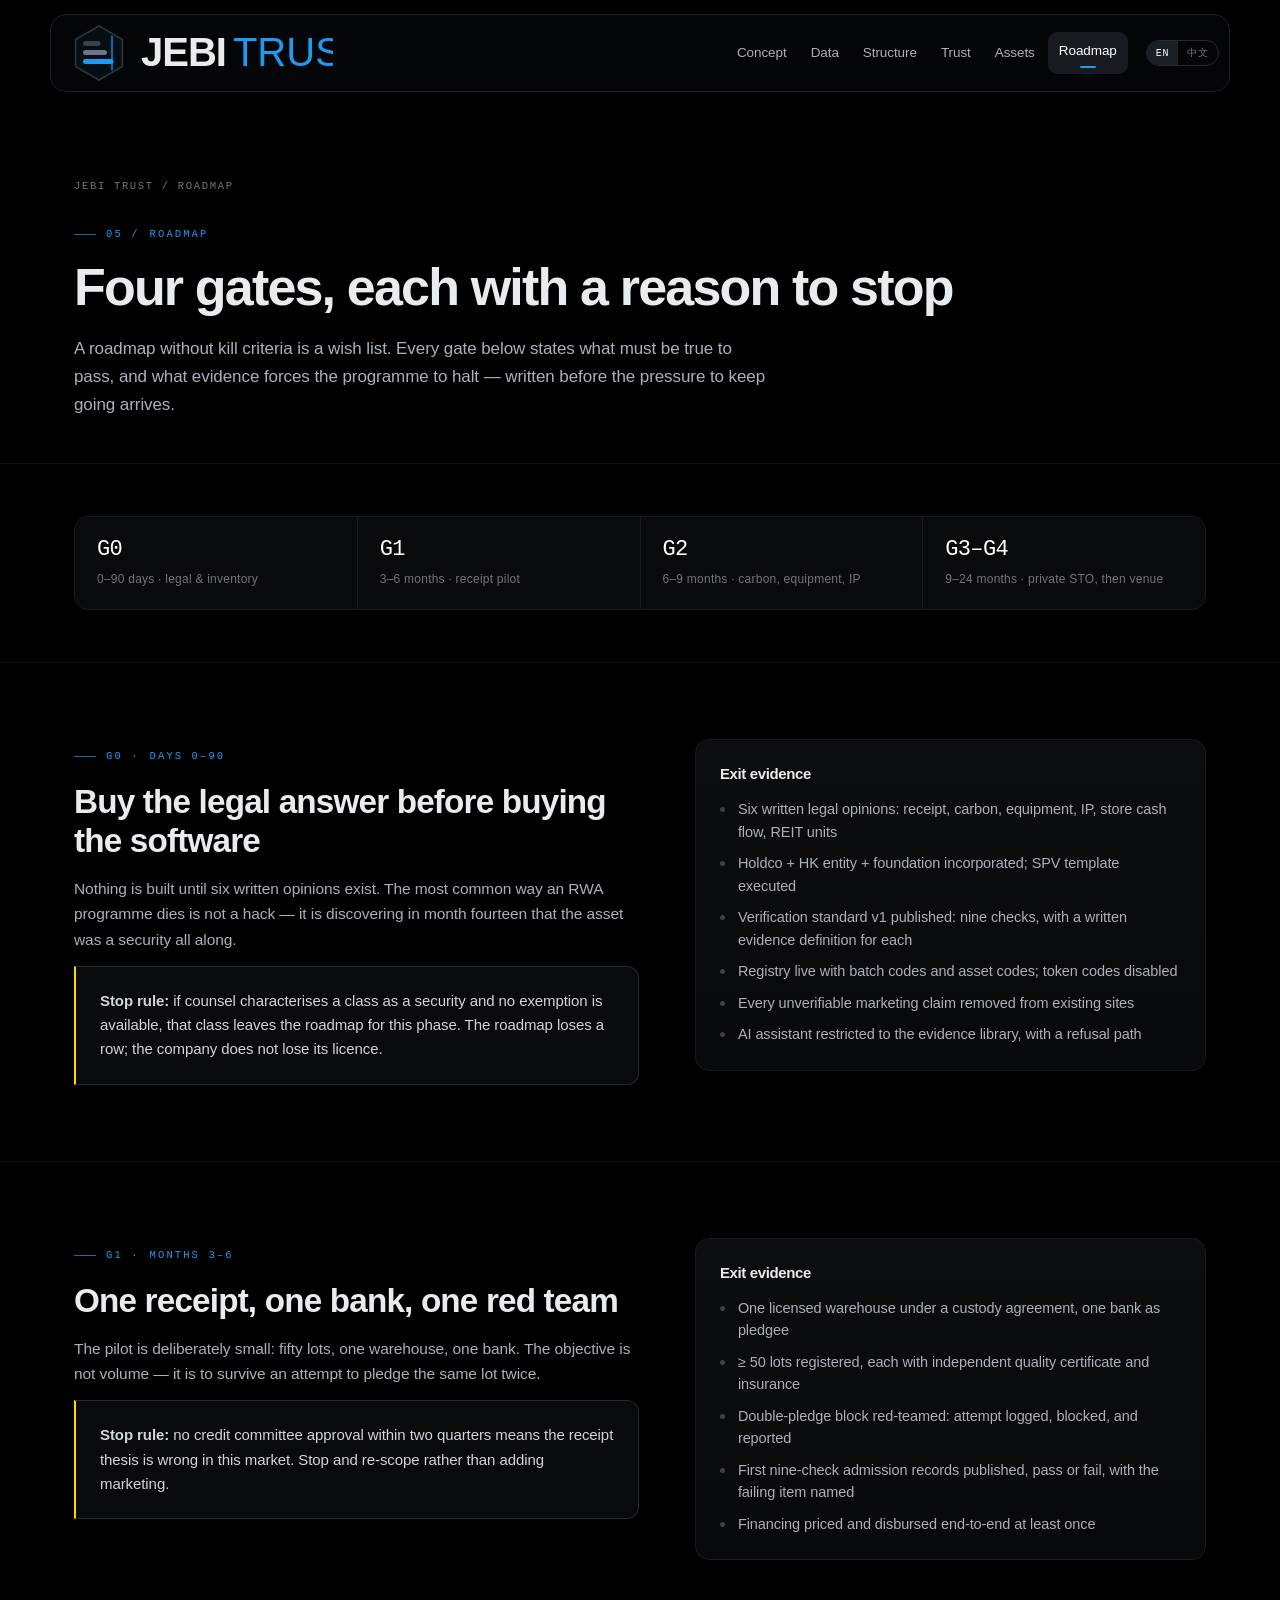
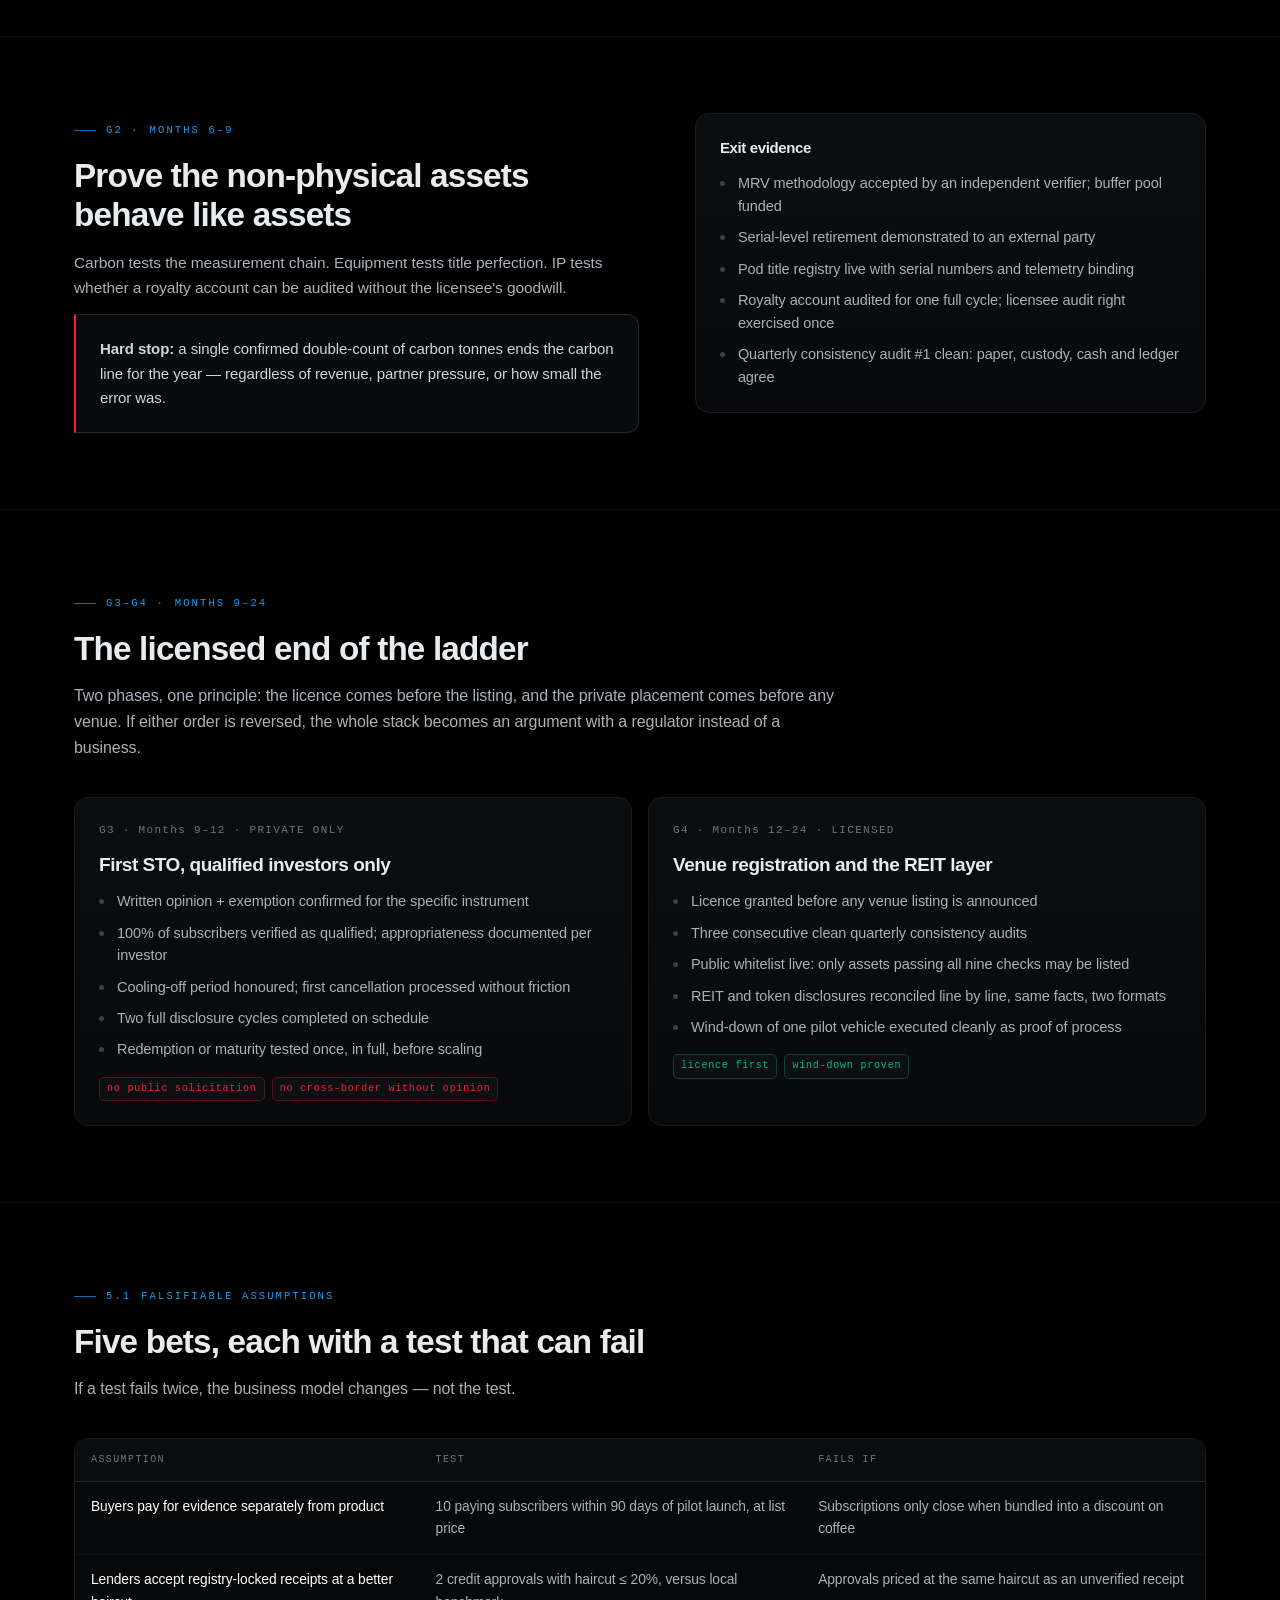
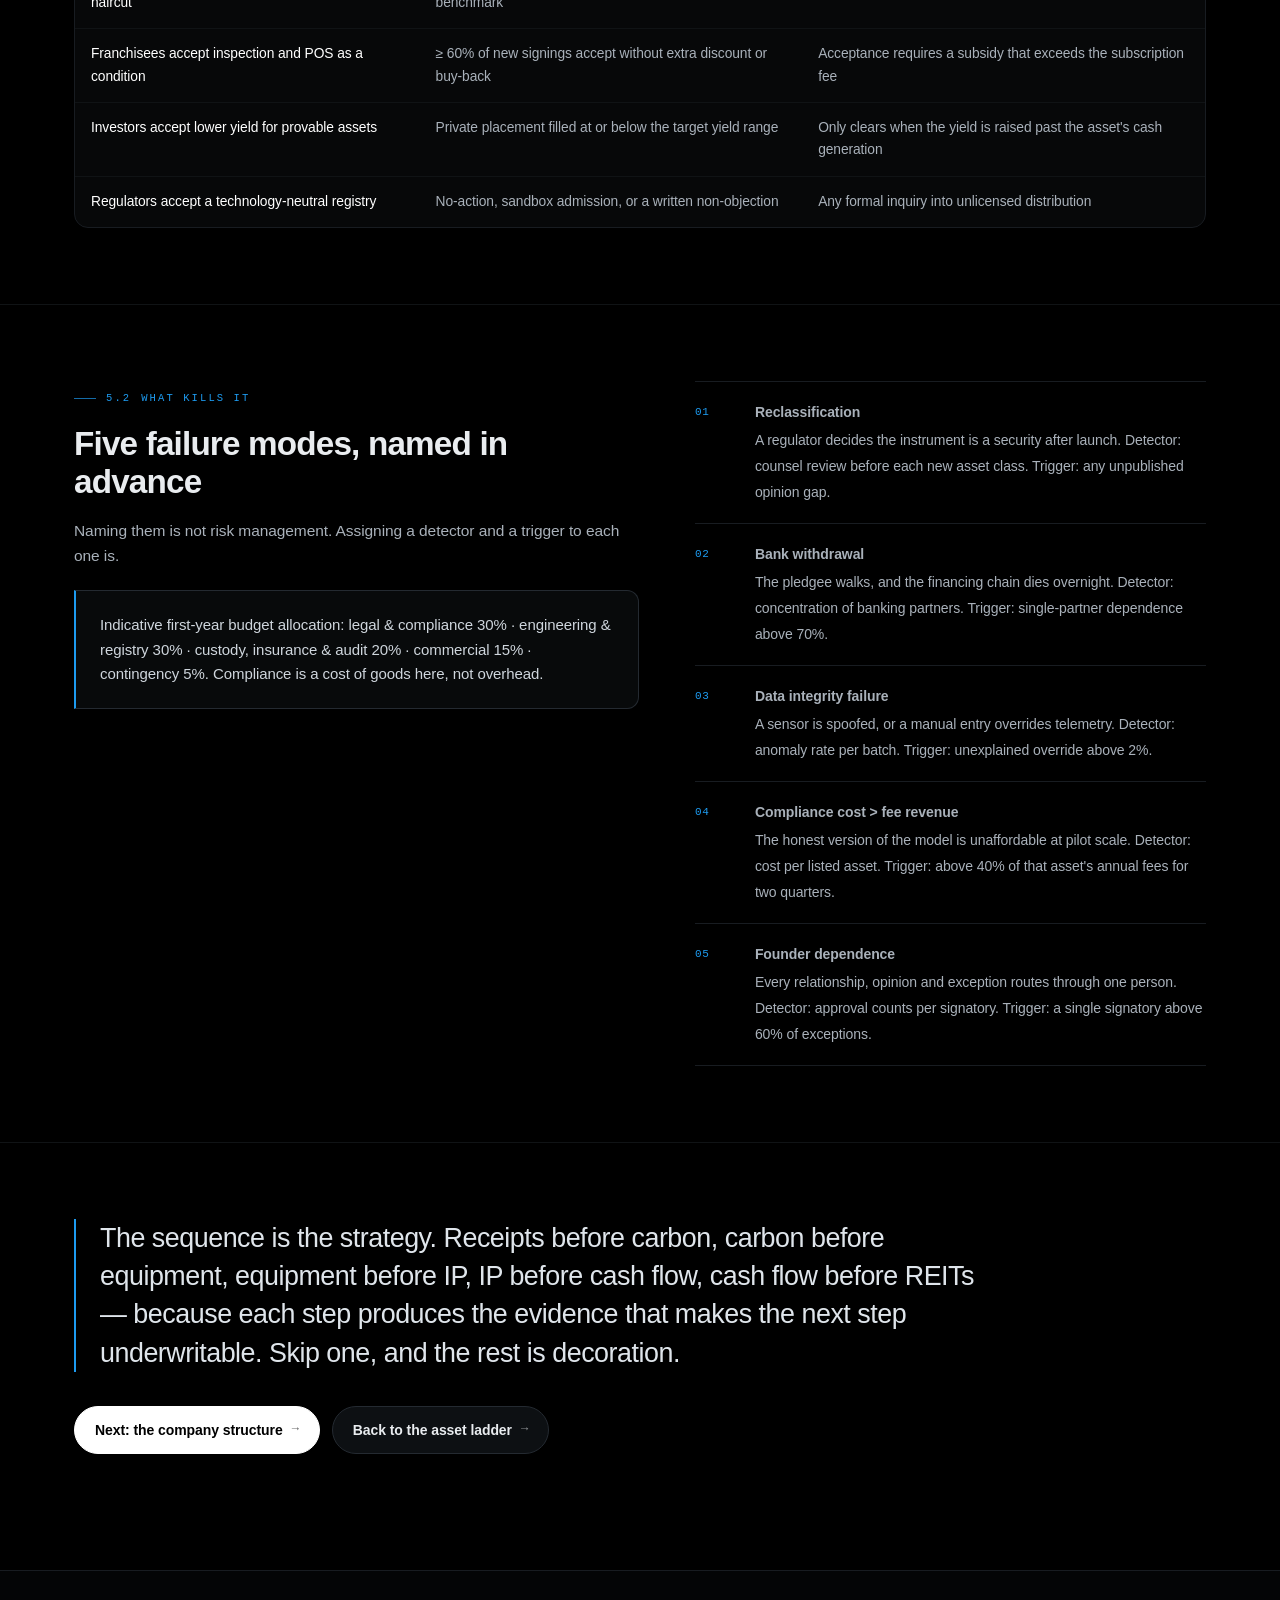
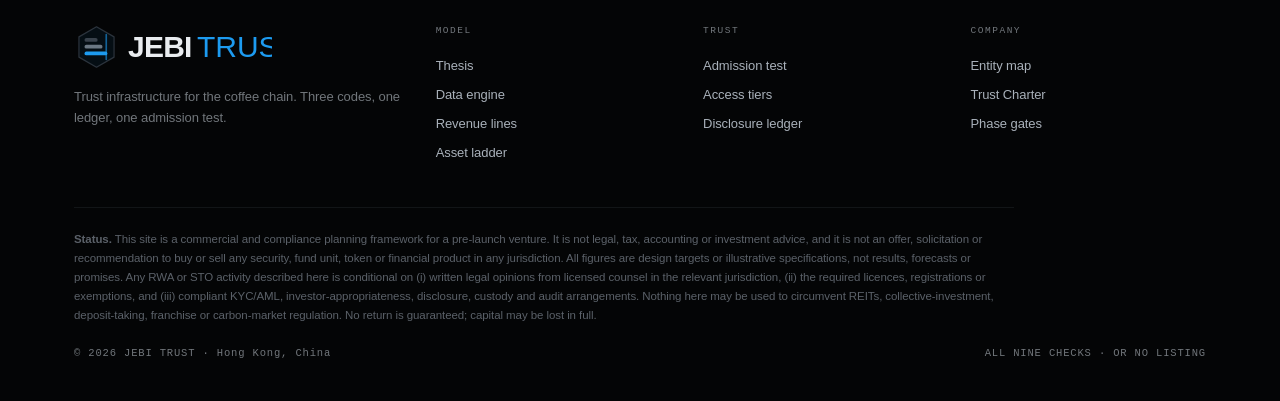
<file: roadmap.html>
<!DOCTYPE html>
<html lang="en" data-lang="en">
<head>
<meta charset="utf-8">
<meta name="viewport" content="width=device-width, initial-scale=1">
<title>Roadmap &amp; gates — JEBI TRUST</title>
<meta name="description" content="Four gates from legal characterisation to a licensed venue: what must be true before each step, and what forces a stop.">
<link rel="icon" href="assets/img/favicon.svg" type="image/svg+xml">
<link rel="stylesheet" href="assets/css/style.css">
</head>
<body data-page="roadmap.html">

<main>

<section class="page-head">
  <div class="wrap">
    <div class="crumb"><a href="index.html">JEBI TRUST</a> / <span class="en">Roadmap</span><span class="zh">路线图</span></div>
    <span class="eyebrow">05 / <span class="en">Roadmap</span><span class="zh">路线图</span></span>
    <h1><span class="en">Four gates, each with a reason to stop</span><span class="zh">四道闸门，每道都有“停下来”的理由</span></h1>
    <p><span class="en">A roadmap without kill criteria is a wish list. Every gate below states what must be true to pass, and what evidence forces the programme to halt — written before the pressure to keep going arrives.</span>
    <span class="zh">没有终止条件的路线图，只是一张愿望清单。每道闸门都写明“通过必须为真”的条件，以及“必须叫停”的证据——这些都写在“继续往前”的压力到来之前。</span></p>
  </div>
</section>

<!-- PHASE BAR -->
<section class="sec tight">
  <div class="wrap">
    <div class="stats" style="grid-template-columns:repeat(4,1fr);margin-top:0">
      <div class="stat"><div class="n" style="font-size:22px">G0</div><div class="k"><span class="en">0–90 days · legal &amp; inventory</span><span class="zh">0–90 天 · 法律与盘点</span></div></div>
      <div class="stat"><div class="n" style="font-size:22px">G1</div><div class="k"><span class="en">3–6 months · receipt pilot</span><span class="zh">3–6 个月 · 仓单试点</span></div></div>
      <div class="stat"><div class="n" style="font-size:22px">G2</div><div class="k"><span class="en">6–9 months · carbon, equipment, IP</span><span class="zh">6–9 个月 · 碳、设备、IP</span></div></div>
      <div class="stat"><div class="n" style="font-size:22px">G3–G4</div><div class="k"><span class="en">9–24 months · private STO, then venue</span><span class="zh">9–24 个月 · 私募 STO，再到持牌场所</span></div></div>
    </div>
  </div>
</section>

<!-- G0 -->
<section class="sec">
  <div class="wrap">
    <div class="split">
      <div>
        <span class="eyebrow">G0 · <span class="en">Days 0–90</span><span class="zh">第 0–90 天</span></span>
        <h2 style="margin-bottom:16px"><span class="en">Buy the legal answer before buying the software</span><span class="zh">先买法律答案，再买软件</span></h2>
        <p style="margin-bottom:14px"><span class="en">Nothing is built until six written opinions exist. The most common way an RWA programme dies is not a hack — it is discovering in month fourteen that the asset was a security all along.</span>
        <span class="zh">在六份书面意见齐备之前，什么都不建。RWA 项目最常见的死法不是被黑，而是在第十四个月发现“这项资产从头就是证券”。</span></p>
        <div class="callout warn"><p><span class="en"><b>Stop rule:</b> if counsel characterises a class as a security and no exemption is available, that class leaves the roadmap for this phase. The roadmap loses a row; the company does not lose its licence.</span>
        <span class="zh"><b>停止规则：</b>若律师认定某类别构成证券且无可用豁免，该类别在本阶段移出路线图。路线图少一行，公司不会少一张牌照。</span></p></div>
      </div>
      <div class="card">
        <h4 style="margin-bottom:14px"><span class="en">Exit evidence</span><span class="zh">通过证据</span></h4>
        <ul class="bullets">
          <li><span class="en">Six written legal opinions: receipt, carbon, equipment, IP, store cash flow, REIT units</span><span class="zh">六份书面法律意见：仓单、碳、设备、IP、门店现金流、REITs 份额</span></li>
          <li><span class="en">Holdco + HK entity + foundation incorporated; SPV template executed</span><span class="zh">控股 + 香港主体 + 基金会完成设立；SPV 模板签署</span></li>
          <li><span class="en">Verification standard v1 published: nine checks, with a written evidence definition for each</span><span class="zh">核查标准 v1 公开：九项检验，每项附书面证据定义</span></li>
          <li><span class="en">Registry live with batch codes and asset codes; token codes disabled</span><span class="zh">登记处上线批次码与资产码；通证码关闭</span></li>
          <li><span class="en">Every unverifiable marketing claim removed from existing sites</span><span class="zh">现有网站中所有不可验证的宣传表述已删除</span></li>
          <li><span class="en">AI assistant restricted to the evidence library, with a refusal path</span><span class="zh">AI 助手仅可引用证据库，并具备拒答路径</span></li>
        </ul>
      </div>
    </div>
  </div>
</section>

<!-- G1 -->
<section class="sec">
  <div class="wrap">
    <div class="split">
      <div>
        <span class="eyebrow">G1 · <span class="en">Months 3–6</span><span class="zh">第 3–6 个月</span></span>
        <h2 style="margin-bottom:16px"><span class="en">One receipt, one bank, one red team</span><span class="zh">一张仓单、一家银行、一次红队测试</span></h2>
        <p style="margin-bottom:14px"><span class="en">The pilot is deliberately small: fifty lots, one warehouse, one bank. The objective is not volume — it is to survive an attempt to pledge the same lot twice.</span>
        <span class="zh">试点刻意做小：五十批、一个仓库、一家银行。目标不是规模，而是撑过一次“把同一批货质押两次”的攻击。</span></p>
        <div class="callout warn"><p><span class="en"><b>Stop rule:</b> no credit committee approval within two quarters means the receipt thesis is wrong in this market. Stop and re-scope rather than adding marketing.</span>
        <span class="zh"><b>停止规则：</b>两个季度内没有任何信审通过，说明仓单逻辑在这个市场不成立。停下来重新界定范围，而不是加大宣传。</span></p></div>
      </div>
      <div class="card">
        <h4 style="margin-bottom:14px"><span class="en">Exit evidence</span><span class="zh">通过证据</span></h4>
        <ul class="bullets">
          <li><span class="en">One licensed warehouse under a custody agreement, one bank as pledgee</span><span class="zh">一家持牌仓库签署托管协议，一家银行作为质权人</span></li>
          <li><span class="en">≥ 50 lots registered, each with independent quality certificate and insurance</span><span class="zh">≥ 50 批完成登记，每批具备独立质检与保险</span></li>
          <li><span class="en">Double-pledge block red-teamed: attempt logged, blocked, and reported</span><span class="zh">重复质押拦截完成红队测试：攻击被记录、阻断并报告</span></li>
          <li><span class="en">First nine-check admission records published, pass or fail, with the failing item named</span><span class="zh">首批九检准入记录公布——通过与不通过都公布，并写明未通过项</span></li>
          <li><span class="en">Financing priced and disbursed end-to-end at least once</span><span class="zh">完成至少一次端到端融资定价与放款</span></li>
        </ul>
      </div>
    </div>
  </div>
</section>

<!-- G2 -->
<section class="sec">
  <div class="wrap">
    <div class="split">
      <div>
        <span class="eyebrow">G2 · <span class="en">Months 6–9</span><span class="zh">第 6–9 个月</span></span>
        <h2 style="margin-bottom:16px"><span class="en">Prove the non-physical assets behave like assets</span><span class="zh">证明“非物理资产”真的像资产</span></h2>
        <p style="margin-bottom:14px"><span class="en">Carbon tests the measurement chain. Equipment tests title perfection. IP tests whether a royalty account can be audited without the licensee's goodwill.</span>
        <span class="zh">碳检验计量链；设备检验产权完善；IP 检验版税账户能否在不依赖被许可方善意的情况下被审计。</span></p>
        <div class="callout bad"><p><span class="en"><b>Hard stop:</b> a single confirmed double-count of carbon tonnes ends the carbon line for the year — regardless of revenue, partner pressure, or how small the error was.</span>
        <span class="zh"><b>硬性停止：</b>出现一次经确认的碳吨重复计算，碳线当年即终止——不论收入、伙伴压力或错误多小。</span></p></div>
      </div>
      <div class="card">
        <h4 style="margin-bottom:14px"><span class="en">Exit evidence</span><span class="zh">通过证据</span></h4>
        <ul class="bullets">
          <li><span class="en">MRV methodology accepted by an independent verifier; buffer pool funded</span><span class="zh">MRV 方法学获独立核查机构接受；缓冲池已注入</span></li>
          <li><span class="en">Serial-level retirement demonstrated to an external party</span><span class="zh">向外部方演示序列级注销</span></li>
          <li><span class="en">Pod title registry live with serial numbers and telemetry binding</span><span class="zh">舱体产权登记上线，序号与遥测绑定</span></li>
          <li><span class="en">Royalty account audited for one full cycle; licensee audit right exercised once</span><span class="zh">版税账户完成一个完整周期审计；实际行使一次被许可方审计权</span></li>
          <li><span class="en">Quarterly consistency audit #1 clean: paper, custody, cash and ledger agree</span><span class="zh">首季链上链下一致性审计通过：文件、托管、现金与账本一致</span></li>
        </ul>
      </div>
    </div>
  </div>
</section>

<!-- G3 / G4 -->
<section class="sec">
  <div class="wrap">
    <div class="sec-head">
      <span class="eyebrow">G3–G4 · <span class="en">Months 9–24</span><span class="zh">第 9–24 个月</span></span>
      <h2><span class="en">The licensed end of the ladder</span><span class="zh">阶梯的持牌末端</span></h2>
      <p><span class="en">Two phases, one principle: the licence comes before the listing, and the private placement comes before any venue. If either order is reversed, the whole stack becomes an argument with a regulator instead of a business.</span>
      <span class="zh">两个阶段，一个原则：先牌照后挂牌，先私募后场所。任一顺序颠倒，整套架构就会从生意变成与监管的一场辩论。</span></p>
    </div>
    <div class="g2">
      <div class="card">
        <span class="num">G3 · <span class="en">Months 9–12 · PRIVATE ONLY</span><span class="zh">第 9–12 个月 · 仅私募</span></span>
        <h3><span class="en">First STO, qualified investors only</span><span class="zh">首单 STO，仅限合格投资者</span></h3>
        <ul class="bullets" style="margin-top:12px">
          <li><span class="en">Written opinion + exemption confirmed for the specific instrument</span><span class="zh">就该具体工具取得书面意见与豁免确认</span></li>
          <li><span class="en">100% of subscribers verified as qualified; appropriateness documented per investor</span><span class="zh">100% 认购人经核验为合格投资者；逐人留存适当性记录</span></li>
          <li><span class="en">Cooling-off period honoured; first cancellation processed without friction</span><span class="zh">冷静期落实；首笔撤销无摩擦处理完毕</span></li>
          <li><span class="en">Two full disclosure cycles completed on schedule</span><span class="zh">两个完整披露周期按期完成</span></li>
          <li><span class="en">Redemption or maturity tested once, in full, before scaling</span><span class="zh">扩大规模之前，完整测试一次赎回或到期兑付</span></li>
        </ul>
        <div class="tags"><span class="tag bad"><span class="en">no public solicitation</span><span class="zh">不公开劝诱</span></span><span class="tag bad"><span class="en">no cross-border without opinion</span><span class="zh">无意见不跨境</span></span></div>
      </div>
      <div class="card">
        <span class="num">G4 · <span class="en">Months 12–24 · LICENSED</span><span class="zh">第 12–24 个月 · 持牌</span></span>
        <h3><span class="en">Venue registration and the REIT layer</span><span class="zh">场所登记与 REITs 层</span></h3>
        <ul class="bullets" style="margin-top:12px">
          <li><span class="en">Licence granted before any venue listing is announced</span><span class="zh">在任何场所挂牌公告之前取得牌照</span></li>
          <li><span class="en">Three consecutive clean quarterly consistency audits</span><span class="zh">连续三次季度一致性审计无异常</span></li>
          <li><span class="en">Public whitelist live: only assets passing all nine checks may be listed</span><span class="zh">公开白名单上线：仅九检全过的资产可挂牌</span></li>
          <li><span class="en">REIT and token disclosures reconciled line by line, same facts, two formats</span><span class="zh">REITs 与通证披露逐条对账：同一事实，两种格式</span></li>
          <li><span class="en">Wind-down of one pilot vehicle executed cleanly as proof of process</span><span class="zh">干净清算一个试点载体，作为流程实证</span></li>
        </ul>
        <div class="tags"><span class="tag ok"><span class="en">licence first</span><span class="zh">牌照优先</span></span><span class="tag ok"><span class="en">wind-down proven</span><span class="zh">清算已实证</span></span></div>
      </div>
    </div>
  </div>
</section>

<!-- ASSUMPTIONS -->
<section class="sec">
  <div class="wrap">
    <div class="sec-head">
      <span class="eyebrow">5.1 <span class="en">Falsifiable assumptions</span><span class="zh">可证伪的假设</span></span>
      <h2><span class="en">Five bets, each with a test that can fail</span><span class="zh">五个赌注，每个都有会失败的检验</span></h2>
      <p><span class="en">If a test fails twice, the business model changes — not the test.</span>
      <span class="zh">同一项检验连续失败两次，就改商业模式，不改检验标准。</span></p>
    </div>
    <div class="tbl-wrap">
      <table class="tbl">
        <thead><tr>
          <th><span class="en">Assumption</span><span class="zh">假设</span></th>
          <th><span class="en">Test</span><span class="zh">检验</span></th>
          <th><span class="en">Fails if</span><span class="zh">失败判定</span></th>
        </tr></thead>
        <tbody>
          <tr><td><span class="en">Buyers pay for evidence separately from product</span><span class="zh">买方愿意把“证据”与“产品”分开付费</span></td><td><span class="en">10 paying subscribers within 90 days of pilot launch, at list price</span><span class="zh">试点上线 90 天内 10 家按标价付费订阅</span></td><td><span class="en">Subscriptions only close when bundled into a discount on coffee</span><span class="zh">只有把订阅折进咖啡价格里才卖得掉</span></td></tr>
          <tr><td><span class="en">Lenders accept registry-locked receipts at a better haircut</span><span class="zh">放款方接受登记锁定的仓单并给予更低折扣</span></td><td><span class="en">2 credit approvals with haircut ≤ 20%, versus local benchmark</span><span class="zh">2 笔信审通过，折扣 ≤ 20%，对比本地基准</span></td><td><span class="en">Approvals priced at the same haircut as an unverified receipt</span><span class="zh">定价与未核验仓单的折扣一样</span></td></tr>
          <tr><td><span class="en">Franchisees accept inspection and POS as a condition</span><span class="zh">加盟商接受巡检与 POS 直连作为条件</span></td><td><span class="en">≥ 60% of new signings accept without extra discount or buy-back</span><span class="zh">≥ 60% 新签约方无需额外折扣或回购即接受</span></td><td><span class="en">Acceptance requires a subsidy that exceeds the subscription fee</span><span class="zh">接受条件所需的补贴超过订阅费</span></td></tr>
          <tr><td><span class="en">Investors accept lower yield for provable assets</span><span class="zh">投资者愿为“可证明”接受更低收益</span></td><td><span class="en">Private placement filled at or below the target yield range</span><span class="zh">私募在目标收益率区间或更低水平完成募集</span></td><td><span class="en">Only clears when the yield is raised past the asset's cash generation</span><span class="zh">只有把收益率抬到超过资产生成现金的能力才募得满</span></td></tr>
          <tr><td><span class="en">Regulators accept a technology-neutral registry</span><span class="zh">监管接受“技术中立”的登记处</span></td><td><span class="en">No-action, sandbox admission, or a written non-objection</span><span class="zh">获得不采取行动函、沙盒准入或书面无异议</span></td><td><span class="en">Any formal inquiry into unlicensed distribution</span><span class="zh">出现任何关于无牌分销的正式问询</span></td></tr>
        </tbody>
      </table>
    </div>
  </div>
</section>

<!-- RISK -->
<section class="sec">
  <div class="wrap">
    <div class="split">
      <div>
        <span class="eyebrow">5.2 <span class="en">What kills it</span><span class="zh">什么会杀死它</span></span>
        <h2 style="margin-bottom:16px"><span class="en">Five failure modes, named in advance</span><span class="zh">五种失败模式，事先点名</span></h2>
        <p><span class="en">Naming them is not risk management. Assigning a detector and a trigger to each one is.</span>
        <span class="zh">把它们说出来不算风控。给每一种配上探测器和触发条件才算。</span></p>
        <div class="callout" style="margin-top:22px"><p><span class="en">Indicative first-year budget allocation: legal &amp; compliance 30% · engineering &amp; registry 30% · custody, insurance &amp; audit 20% · commercial 15% · contingency 5%. Compliance is a cost of goods here, not overhead.</span>
        <span class="zh">首年预算示意分配：法律与合规 30%、工程与登记 30%、托管保险与审计 20%、商务 15%、预备金 5%。在这里，合规是销货成本，不是管理费用。</span></p></div>
      </div>
      <div class="rules">
        <div class="rule"><span class="i">01</span><div><b><span class="en">Reclassification</span><span class="zh">重新定性</span></b><span><span class="en">A regulator decides the instrument is a security after launch. Detector: counsel review before each new asset class. Trigger: any unpublished opinion gap.</span><span class="zh">上线后监管认定该工具为证券。探测器：每个新类别上线前的律师复核。触发：任何未公开的意见缺口。</span></span></div></div>
        <div class="rule"><span class="i">02</span><div><b><span class="en">Bank withdrawal</span><span class="zh">银行退出</span></b><span><span class="en">The pledgee walks, and the financing chain dies overnight. Detector: concentration of banking partners. Trigger: single-partner dependence above 70%.</span><span class="zh">质权人退出，融资链一夜断裂。探测器：银行伙伴集中度。触发：单一伙伴依赖超过 70%。</span></span></div></div>
        <div class="rule"><span class="i">03</span><div><b><span class="en">Data integrity failure</span><span class="zh">数据完整性失效</span></b><span><span class="en">A sensor is spoofed, or a manual entry overrides telemetry. Detector: anomaly rate per batch. Trigger: unexplained override above 2%.</span><span class="zh">传感器被伪造，或人工录入覆盖遥测。探测器：每批次异常率。触发：无法解释的人工覆盖超过 2%。</span></span></div></div>
        <div class="rule"><span class="i">04</span><div><b><span class="en">Compliance cost &gt; fee revenue</span><span class="zh">合规成本 &gt; 费用收入</span></b><span><span class="en">The honest version of the model is unaffordable at pilot scale. Detector: cost per listed asset. Trigger: above 40% of that asset's annual fees for two quarters.</span><span class="zh">诚实版本的模式在试点规模下养不起。探测器：单位挂牌资产成本。触发：连续两季超过该资产年费的 40%。</span></span></div></div>
        <div class="rule"><span class="i">05</span><div><b><span class="en">Founder dependence</span><span class="zh">创始人依赖</span></b><span><span class="en">Every relationship, opinion and exception routes through one person. Detector: approval counts per signatory. Trigger: a single signatory above 60% of exceptions.</span><span class="zh">所有关系、意见与例外都经过同一个人。探测器：各签署人审批计数。触发：单一签署人处理超过 60% 的例外。</span></span></div></div>
      </div>
    </div>
  </div>
</section>

<!-- CLOSE -->
<section class="sec">
  <div class="wrap">
    <p class="serif-quote" style="max-width:900px">
      <span class="en">The sequence is the strategy. Receipts before carbon, carbon before equipment, equipment before IP, IP before cash flow, cash flow before REITs — because each step produces the evidence that makes the next step underwritable. Skip one, and the rest is decoration.</span>
      <span class="zh">顺序就是战略。仓单先于碳，碳先于设备，设备先于 IP，IP 先于现金流，现金流先于 REITs——因为每一步都在生产让下一步可被承保的证据。跳过一步，其余都成了装饰。</span>
    </p>
    <div class="hero-actions">
      <a class="btn primary" href="structure.html"><span class="en">Next: the company structure</span><span class="zh">下一步：公司结构</span><span class="ar">→</span></a>
      <a class="btn" href="assets.html"><span class="en">Back to the asset ladder</span><span class="zh">回到资产阶梯</span><span class="ar">→</span></a>
    </div>
  </div>
</section>

</main>

<script src="assets/js/i18n.js"></script>
<script src="assets/js/chrome.js"></script>
</body>
</html>
</file>
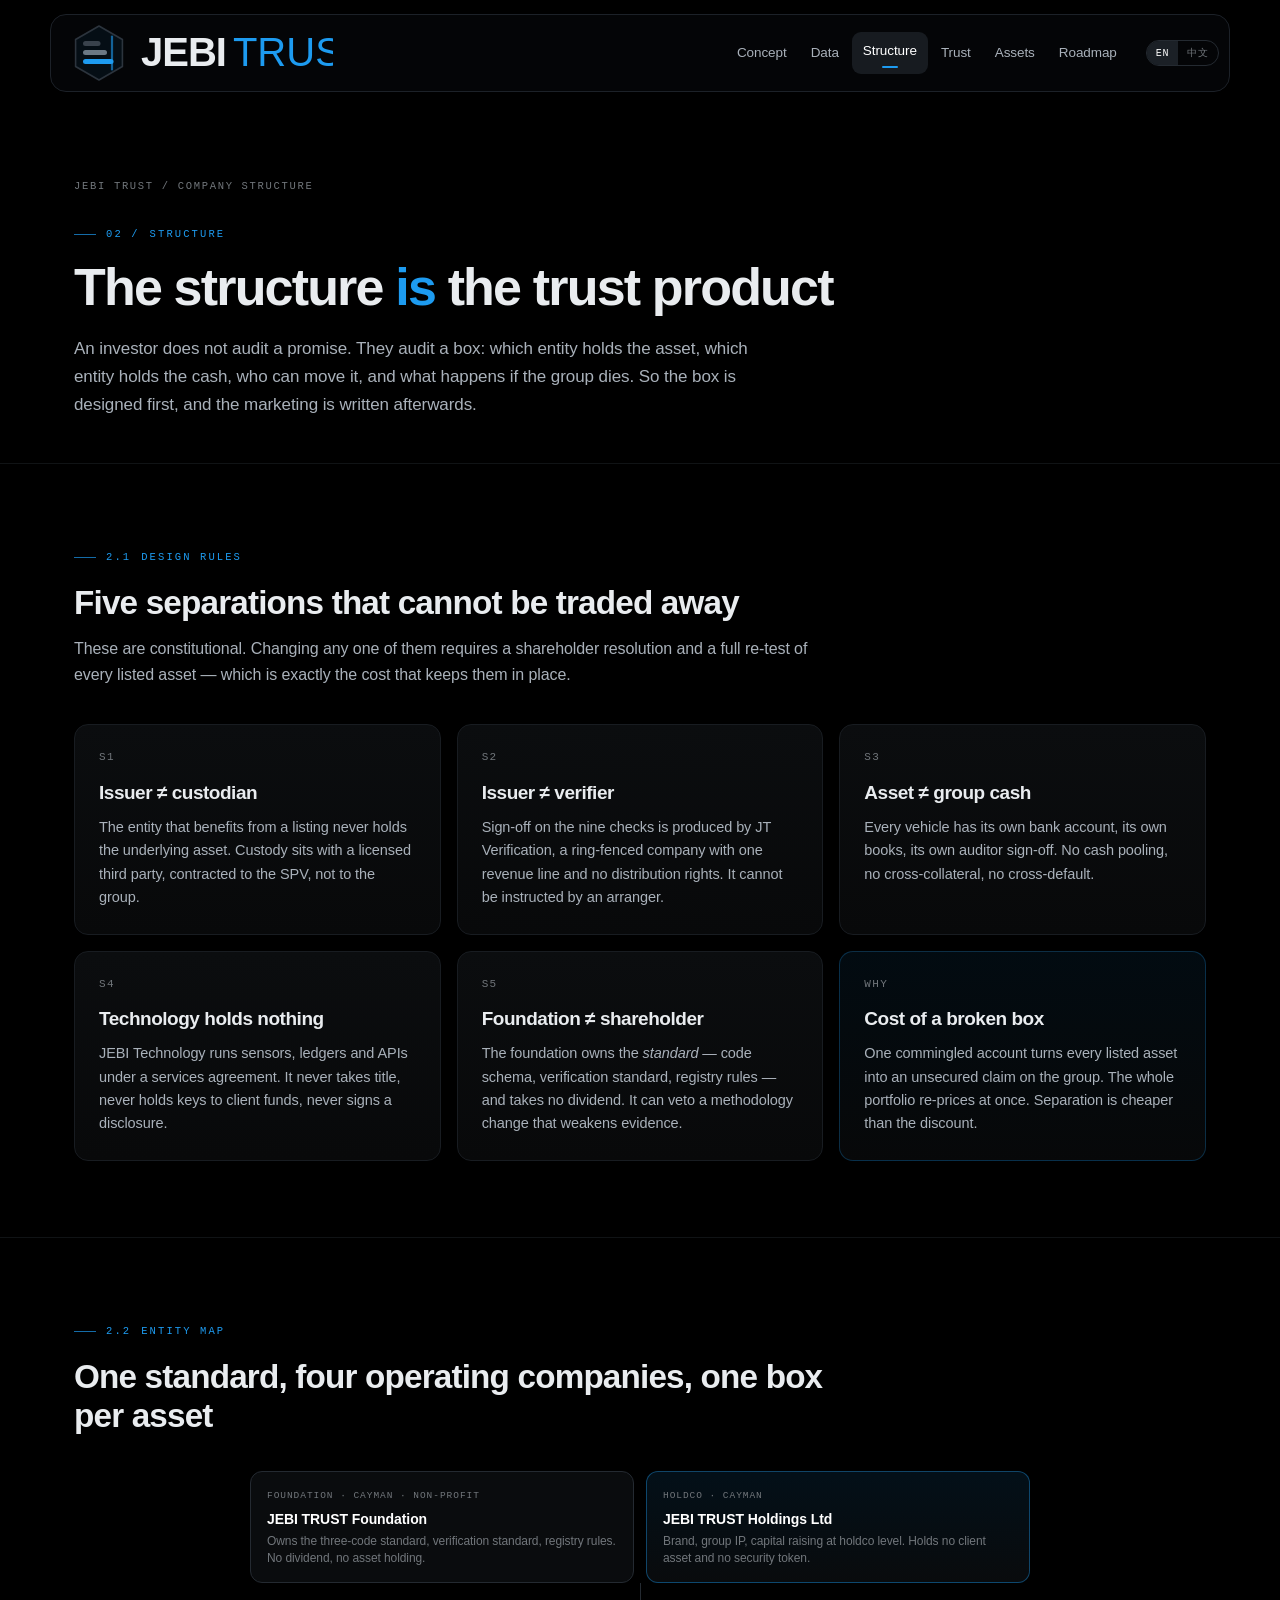
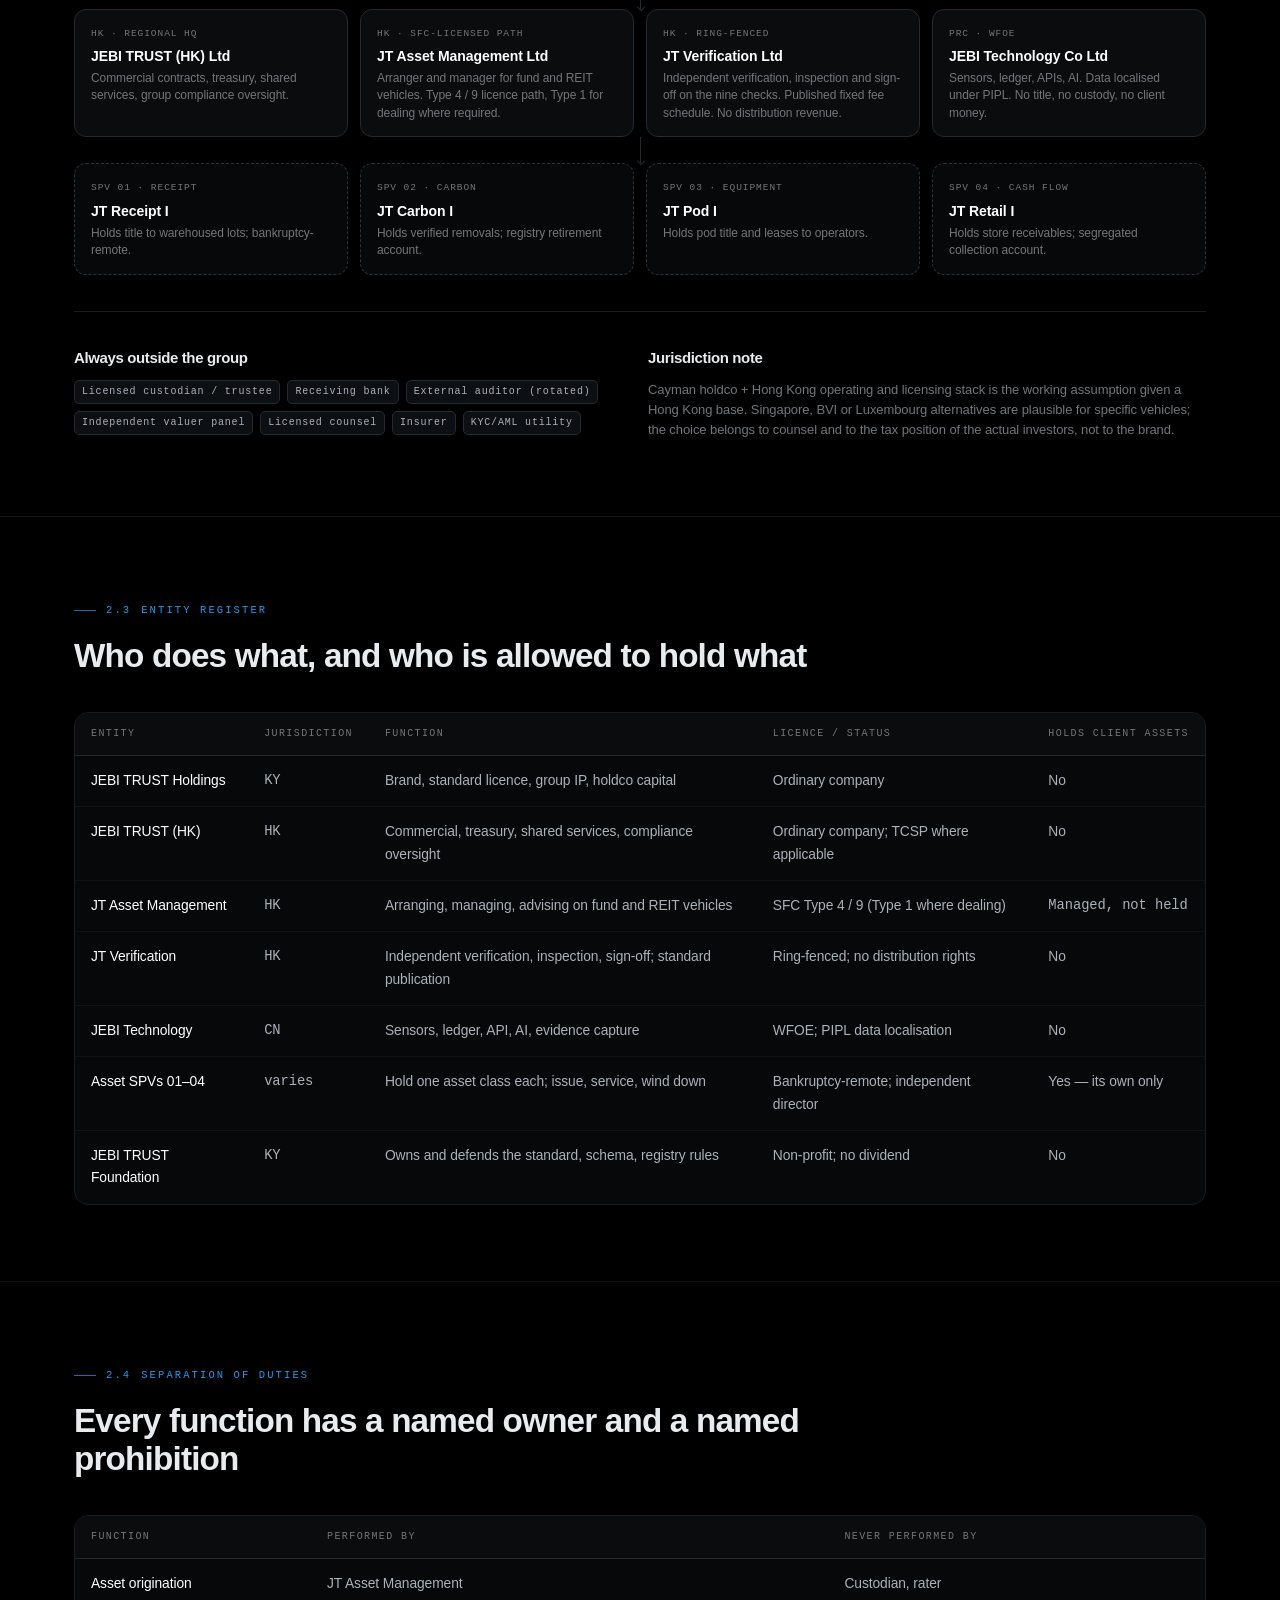
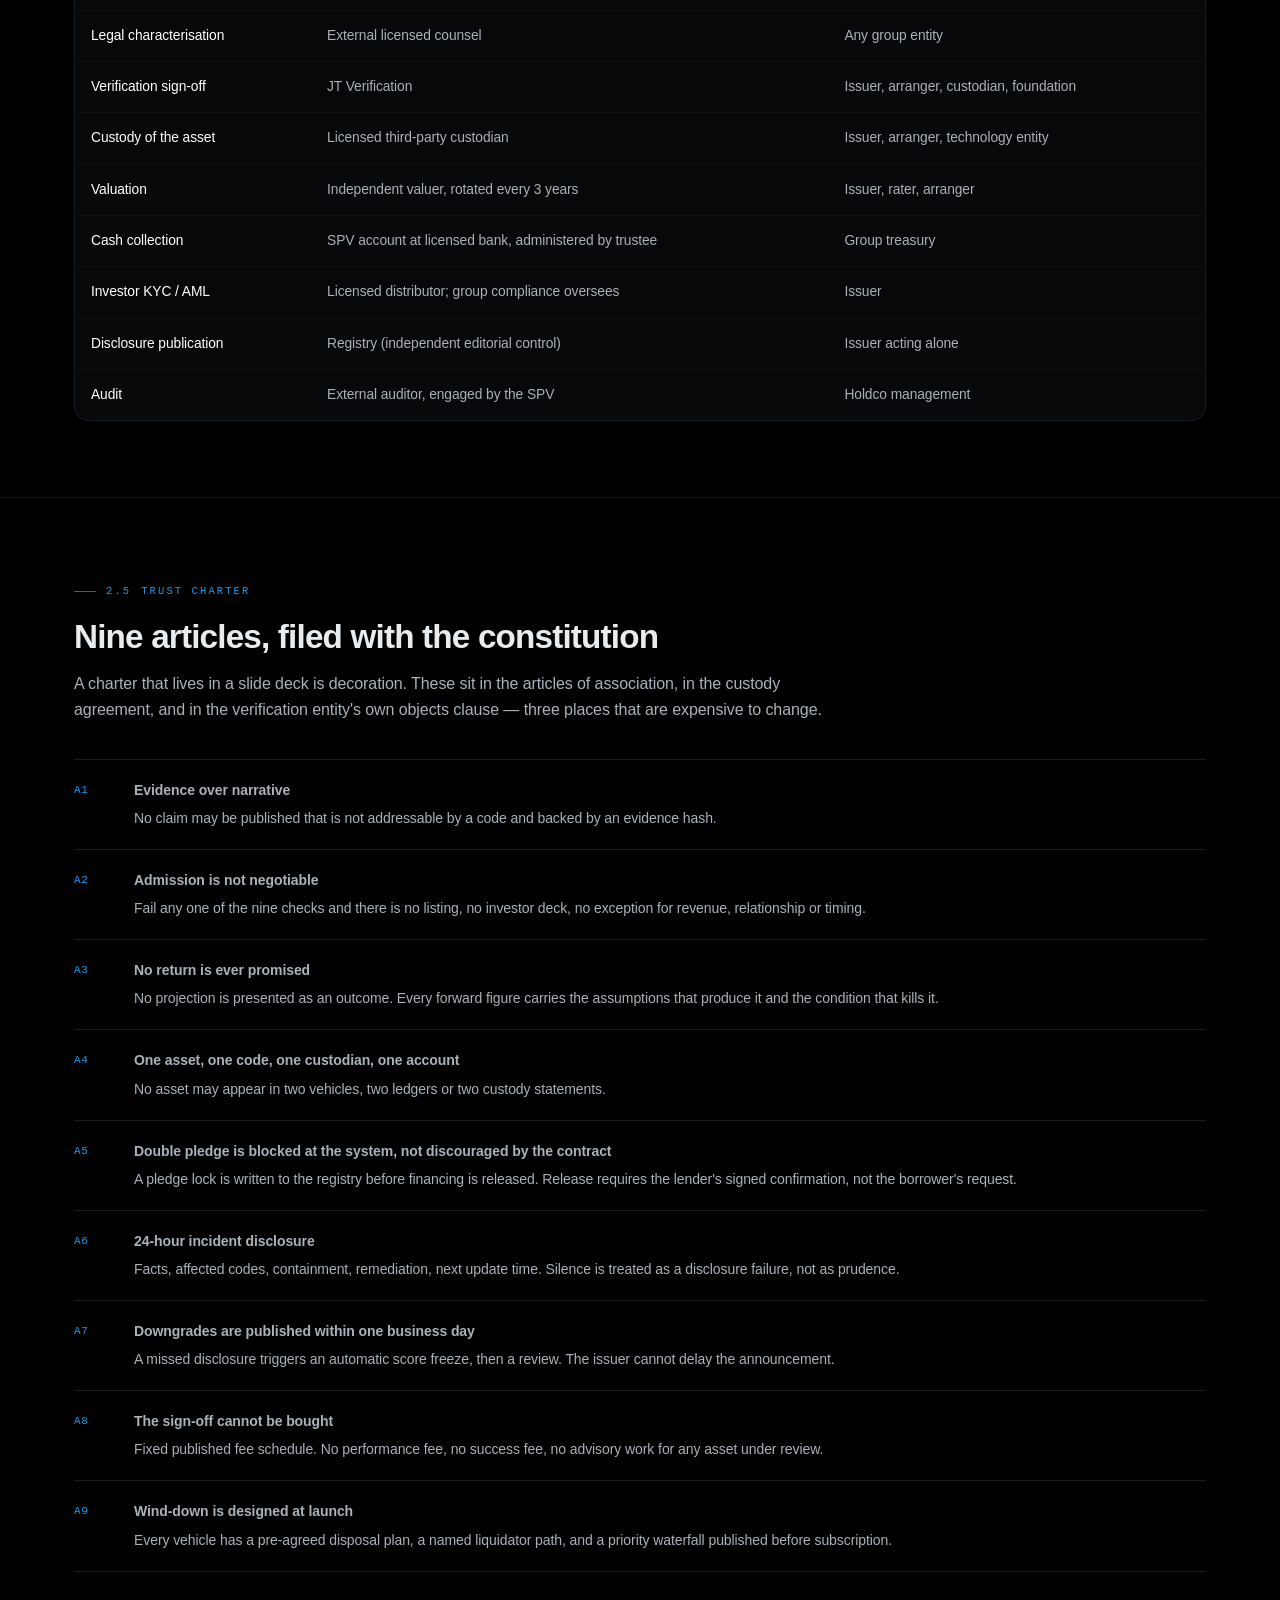
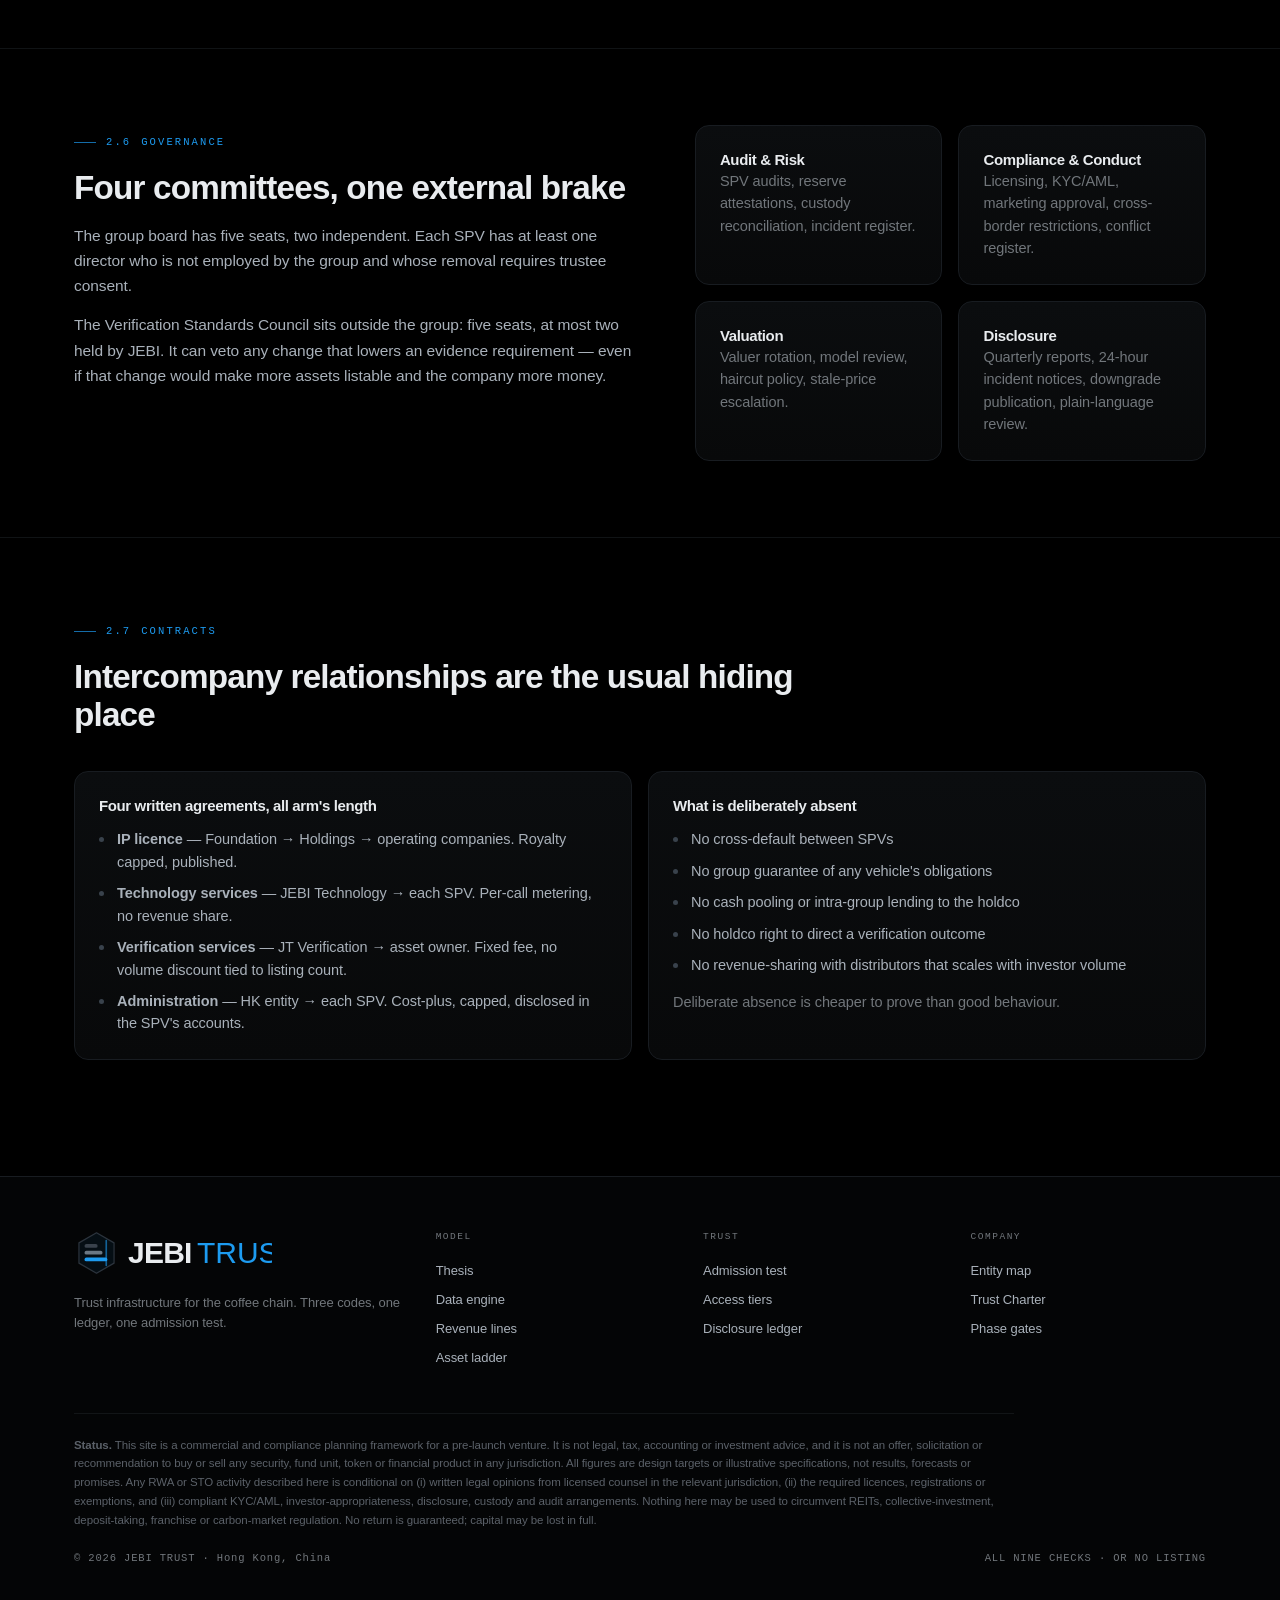
<file: structure.html>
<!DOCTYPE html>
<html lang="en" data-lang="en">
<head>
<meta charset="utf-8">
<meta name="viewport" content="width=device-width, initial-scale=1">
<title>Company structure — JEBI TRUST</title>
<meta name="description" content="How JEBI TRUST is organised: holdco, licensed manager, ring-fenced rater, technology entity with no client assets, bankruptcy-remote SPVs, and a foundation that owns the standard.">
<link rel="icon" href="assets/img/favicon.svg" type="image/svg+xml">
<link rel="stylesheet" href="assets/css/style.css">
</head>
<body data-page="structure.html">

<main>

<section class="page-head">
  <div class="wrap">
    <div class="crumb"><a href="index.html">JEBI TRUST</a> / <span class="en">Company structure</span><span class="zh">公司结构</span></div>
    <span class="eyebrow">02 / <span class="en">Structure</span><span class="zh">结构</span></span>
    <h1><span class="en">The structure <em style="font-style:normal;color:var(--accent)">is</em> the trust product</span><span class="zh">结构本身，才是信任产品</span></h1>
    <p><span class="en">An investor does not audit a promise. They audit a box: which entity holds the asset, which entity holds the cash, who can move it, and what happens if the group dies. So the box is designed first, and the marketing is written afterwards.</span>
    <span class="zh">投资者不会审计一句承诺，他们审计的是一个“盒子”：哪个主体持有资产，哪个主体持有现金，谁能动这笔钱，以及集团死掉之后会发生什么。所以先设计盒子，再写宣传。</span></p>
  </div>
</section>

<!-- ============ FIVE SEPARATIONS ============ -->
<section class="sec">
  <div class="wrap">
    <div class="sec-head">
      <span class="eyebrow">2.1 <span class="en">Design rules</span><span class="zh">设计规则</span></span>
      <h2><span class="en">Five separations that cannot be traded away</span><span class="zh">五重不可交易的隔离</span></h2>
      <p><span class="en">These are constitutional. Changing any one of them requires a shareholder resolution and a full re-test of every listed asset — which is exactly the cost that keeps them in place.</span>
      <span class="zh">这五条属于“宪法级”。改动任何一条，都需要股东决议并对全部已挂牌资产重新评级——而这个代价本身就是它们存在的保障。</span></p>
    </div>
    <div class="g3">
      <div class="card"><span class="num">S1</span><h3><span class="en">Issuer ≠ custodian</span><span class="zh">发行方 ≠ 托管方</span></h3>
        <p><span class="en">The entity that benefits from a listing never holds the underlying asset. Custody sits with a licensed third party, contracted to the SPV, not to the group.</span>
        <span class="zh">从挂牌中获益的主体，绝不持有底层资产。托管由持牌第三方承担，合同签给 SPV，不签给集团。</span></p></div>
      <div class="card"><span class="num">S2</span><h3><span class="en">Issuer ≠ verifier</span><span class="zh">发行方 ≠ 核查方</span></h3>
        <p><span class="en">Sign-off on the nine checks is produced by JT Verification, a ring-fenced company with one revenue line and no distribution rights. It cannot be instructed by an arranger.</span>
        <span class="zh">九项检验的签字由 JT Verification 出具，该主体只有一条收入线、没有分销权，也不受承销方指令。</span></p></div>
      <div class="card"><span class="num">S3</span><h3><span class="en">Asset ≠ group cash</span><span class="zh">资产 ≠ 集团现金</span></h3>
        <p><span class="en">Every vehicle has its own bank account, its own books, its own auditor sign-off. No cash pooling, no cross-collateral, no cross-default.</span>
        <span class="zh">每个载体独立银行账户、独立账簿、独立审计签字。不做资金池、不做交叉担保、不设交叉违约。</span></p></div>
      <div class="card"><span class="num">S4</span><h3><span class="en">Technology holds nothing</span><span class="zh">技术主体不持有资产</span></h3>
        <p><span class="en">JEBI Technology runs sensors, ledgers and APIs under a services agreement. It never takes title, never holds keys to client funds, never signs a disclosure.</span>
        <span class="zh">JEBI Technology 依服务协议运行传感器、账本与 API。不取得所有权、不掌握客户资金私钥、不签署披露文件。</span></p></div>
      <div class="card"><span class="num">S5</span><h3><span class="en">Foundation ≠ shareholder</span><span class="zh">基金会 ≠ 股东</span></h3>
        <p><span class="en">The foundation owns the <i>standard</i> — code schema, verification standard, registry rules — and takes no dividend. It can veto a methodology change that weakens evidence.</span>
        <span class="zh">基金会拥有<i>标准</i>——编码规范、核查标准、登记规则——但不分红。它可否决任何削弱证据要求的方法学修改。</span></p></div>
      <div class="card acc"><span class="num">WHY</span><h3><span class="en">Cost of a broken box</span><span class="zh">盒子破裂的代价</span></h3>
        <p><span class="en">One commingled account turns every listed asset into an unsecured claim on the group. The whole portfolio re-prices at once. Separation is cheaper than the discount.</span>
        <span class="zh">一个混同账户，就会把所有已挂牌资产变成对集团的无担保债权，整个组合同时重新定价。隔离的成本，永远低于折价。</span></p></div>
    </div>
  </div>
</section>

<!-- ============ ENTITY MAP ============ -->
<section class="sec">
  <div class="wrap">
    <div class="sec-head">
      <span class="eyebrow">2.2 <span class="en">Entity map</span><span class="zh">主体图谱</span></span>
      <h2><span class="en">One standard, four operating companies, one box per asset</span><span class="zh">一个标准、四家运营公司、每个资产一个盒子</span></h2>
    </div>

    <div class="org">
      <div class="tier a2">
        <div class="node">
          <div class="jt"><span class="en">Foundation · Cayman · non-profit</span><span class="zh">基金会 · 开曼 · 非营利</span></div>
          <div class="nm">JEBI TRUST Foundation</div>
          <div class="ds"><span class="en">Owns the three-code standard, verification standard, registry rules. No dividend, no asset holding.</span><span class="zh">拥有三码标准、核查标准、登记规则。不分红、不持资产。</span></div>
        </div>
        <div class="node top">
          <div class="jt"><span class="en">Holdco · Cayman</span><span class="zh">控股 · 开曼</span></div>
          <div class="nm">JEBI TRUST Holdings Ltd</div>
          <div class="ds"><span class="en">Brand, group IP, capital raising at holdco level. Holds no client asset and no security token.</span><span class="zh">品牌、集团 IP、控股层融资。不持有客户资产，也不持有证券型通证。</span></div>
        </div>
      </div>
      <div class="conn"></div>
      <div class="tier a4">
        <div class="node">
          <div class="jt"><span class="en">HK · regional HQ</span><span class="zh">香港 · 区域总部</span></div>
          <div class="nm">JEBI TRUST (HK) Ltd</div>
          <div class="ds"><span class="en">Commercial contracts, treasury, shared services, group compliance oversight.</span><span class="zh">商业合同、资金、共享服务、集团合规监督。</span></div>
        </div>
        <div class="node">
          <div class="jt"><span class="en">HK · SFC-licensed path</span><span class="zh">香港 · 证监会持牌路径</span></div>
          <div class="nm">JT Asset Management Ltd</div>
          <div class="ds"><span class="en">Arranger and manager for fund and REIT vehicles. Type 4 / 9 licence path, Type 1 for dealing where required.</span><span class="zh">基金与 REITs 载体的安排人与管理人。Type 4 / 9 牌照路径，必要时 Type 1。</span></div>
        </div>
        <div class="node">
          <div class="jt"><span class="en">HK · ring-fenced</span><span class="zh">香港 · 隔离主体</span></div>
          <div class="nm">JT Verification Ltd</div>
          <div class="ds"><span class="en">Independent verification, inspection and sign-off on the nine checks. Published fixed fee schedule. No distribution revenue.</span><span class="zh">对九项检验独立核查、质检与签字。公开固定费率表。无分销收入。</span></div>
        </div>
        <div class="node">
          <div class="jt"><span class="en">PRC · WFOE</span><span class="zh">中国 · 外商独资</span></div>
          <div class="nm">JEBI Technology Co Ltd</div>
          <div class="ds"><span class="en">Sensors, ledger, APIs, AI. Data localised under PIPL. No title, no custody, no client money.</span><span class="zh">传感器、账本、API、AI。数据依《个人信息保护法》本地化。无所有权、无托管、无客户资金。</span></div>
        </div>
      </div>
      <div class="conn"></div>
      <div class="tier a4">
        <div class="node spv"><div class="jt">SPV 01 · <span class="en">receipt</span><span class="zh">仓单</span></div><div class="nm"><span class="en">JT Receipt I</span><span class="zh">JT 仓单一号</span></div><div class="ds"><span class="en">Holds title to warehoused lots; bankruptcy-remote.</span><span class="zh">持有在库批次所有权；破产隔离。</span></div></div>
        <div class="node spv"><div class="jt">SPV 02 · <span class="en">carbon</span><span class="zh">碳资产</span></div><div class="nm"><span class="en">JT Carbon I</span><span class="zh">JT 碳资产一号</span></div><div class="ds"><span class="en">Holds verified removals; registry retirement account.</span><span class="zh">持有经核查的移除量；登记处注销账户。</span></div></div>
        <div class="node spv"><div class="jt">SPV 03 · <span class="en">equipment</span><span class="zh">设备</span></div><div class="nm"><span class="en">JT Pod I</span><span class="zh">JT 舱体一号</span></div><div class="ds"><span class="en">Holds pod title and leases to operators.</span><span class="zh">持有舱体产权并向运营方出租。</span></div></div>
        <div class="node spv"><div class="jt">SPV 04 · <span class="en">cash flow</span><span class="zh">现金流</span></div><div class="nm"><span class="en">JT Retail I</span><span class="zh">JT 零售一号</span></div><div class="ds"><span class="en">Holds store receivables; segregated collection account.</span><span class="zh">持有门店应收；独立归集账户。</span></div></div>
      </div>
    </div>

    <div class="hr"></div>
    <div class="g2">
      <div>
        <h4 style="margin-bottom:12px"><span class="en">Always outside the group</span><span class="zh">永远在集团之外</span></h4>
        <div class="tags" style="margin-top:0">
          <span class="tag"><span class="en">Licensed custodian / trustee</span><span class="zh">持牌托管人 / 受托人</span></span>
          <span class="tag"><span class="en">Receiving bank</span><span class="zh">收款银行</span></span>
          <span class="tag"><span class="en">External auditor (rotated)</span><span class="zh">外部审计（轮换）</span></span>
          <span class="tag"><span class="en">Independent valuer panel</span><span class="zh">独立估值师名单</span></span>
          <span class="tag"><span class="en">Licensed counsel</span><span class="zh">持牌律师</span></span>
          <span class="tag"><span class="en">Insurer</span><span class="zh">保险人</span></span>
          <span class="tag"><span class="en">KYC/AML utility</span><span class="zh">KYC/AML 服务商</span></span>
        </div>
      </div>
      <div>
        <h4 style="margin-bottom:12px"><span class="en">Jurisdiction note</span><span class="zh">辖区说明</span></h4>
        <p class="small"><span class="en">Cayman holdco + Hong Kong operating and licensing stack is the working assumption given a Hong Kong base. Singapore, BVI or Luxembourg alternatives are plausible for specific vehicles; the choice belongs to counsel and to the tax position of the actual investors, not to the brand.</span>
        <span class="zh">基于香港基地，采用“开曼控股 + 香港运营与牌照”为工作假设。特定载体亦可考虑新加坡、BVI 或卢森堡；这一选择应由律师与实际投资者税务状况决定，而不是由品牌决定。</span></p>
      </div>
    </div>
  </div>
</section>

<!-- ============ ENTITY TABLE ============ -->
<section class="sec">
  <div class="wrap">
    <div class="sec-head">
      <span class="eyebrow">2.3 <span class="en">Entity register</span><span class="zh">主体登记表</span></span>
      <h2><span class="en">Who does what, and who is allowed to hold what</span><span class="zh">谁做什么，谁被允许持有什么</span></h2>
    </div>
    <div class="tbl-wrap">
      <table class="tbl">
        <thead><tr>
          <th><span class="en">Entity</span><span class="zh">主体</span></th>
          <th><span class="en">Jurisdiction</span><span class="zh">辖区</span></th>
          <th><span class="en">Function</span><span class="zh">职能</span></th>
          <th><span class="en">Licence / status</span><span class="zh">牌照 / 状态</span></th>
          <th><span class="en">Holds client assets</span><span class="zh">持客户资产</span></th>
        </tr></thead>
        <tbody>
          <tr><td>JEBI TRUST Holdings</td><td class="mono">KY</td><td><span class="en">Brand, standard licence, group IP, holdco capital</span><span class="zh">品牌、标准许可、集团 IP、控股层资本</span></td><td><span class="en">Ordinary company</span><span class="zh">普通公司</span></td><td class="badc"><span class="en">No</span><span class="zh">否</span></td></tr>
          <tr><td>JEBI TRUST (HK)</td><td class="mono">HK</td><td><span class="en">Commercial, treasury, shared services, compliance oversight</span><span class="zh">商业、资金、共享服务、合规监督</span></td><td><span class="en">Ordinary company; TCSP where applicable</span><span class="zh">普通公司；必要时信托或公司服务提供者牌照</span></td><td class="badc"><span class="en">No</span><span class="zh">否</span></td></tr>
          <tr><td>JT Asset Management</td><td class="mono">HK</td><td><span class="en">Arranging, managing, advising on fund and REIT vehicles</span><span class="zh">基金与 REITs 载体的安排、管理与咨询</span></td><td><span class="en">SFC Type 4 / 9 (Type 1 where dealing)</span><span class="zh">证监会 Type 4 / 9（涉交易时 Type 1）</span></td><td class="mono"><span class="en">Managed, not held</span><span class="zh">管理，不持有</span></td></tr>
          <tr><td>JT Verification</td><td class="mono">HK</td><td><span class="en">Independent verification, inspection, sign-off; standard publication</span><span class="zh">独立核查、质检、签字；标准公开</span></td><td><span class="en">Ring-fenced; no distribution rights</span><span class="zh">隔离主体；无分销权</span></td><td class="badc"><span class="en">No</span><span class="zh">否</span></td></tr>
          <tr><td>JEBI Technology</td><td class="mono">CN</td><td><span class="en">Sensors, ledger, API, AI, evidence capture</span><span class="zh">传感器、账本、API、AI、证据采集</span></td><td><span class="en">WFOE; PIPL data localisation</span><span class="zh">外商独资；个人信息本地化</span></td><td class="badc"><span class="en">No</span><span class="zh">否</span></td></tr>
          <tr><td>Asset SPVs 01–04</td><td class="mono"><span class="en">varies</span><span class="zh">视情形</span></td><td><span class="en">Hold one asset class each; issue, service, wind down</span><span class="zh">各自持有一类资产；发行、服务、清算</span></td><td><span class="en">Bankruptcy-remote; independent director</span><span class="zh">破产隔离；设独立董事</span></td><td class="okc"><span class="en">Yes — its own only</span><span class="zh">是——仅限自身资产</span></td></tr>
          <tr><td>JEBI TRUST Foundation</td><td class="mono">KY</td><td><span class="en">Owns and defends the standard, schema, registry rules</span><span class="zh">拥有并维护标准、编码规范、登记规则</span></td><td><span class="en">Non-profit; no dividend</span><span class="zh">非营利；不分红</span></td><td class="badc"><span class="en">No</span><span class="zh">否</span></td></tr>
        </tbody>
      </table>
    </div>
  </div>
</section>

<!-- ============ DUTIES MATRIX ============ -->
<section class="sec">
  <div class="wrap">
    <div class="sec-head">
      <span class="eyebrow">2.4 <span class="en">Separation of duties</span><span class="zh">职责隔离</span></span>
      <h2><span class="en">Every function has a named owner and a named prohibition</span><span class="zh">每项职能都有明确执行方与明确禁止方</span></h2>
    </div>
    <div class="tbl-wrap">
      <table class="tbl">
        <thead><tr>
          <th><span class="en">Function</span><span class="zh">职能</span></th>
          <th><span class="en">Performed by</span><span class="zh">执行方</span></th>
          <th><span class="en">Never performed by</span><span class="zh">禁止由谁执行</span></th>
        </tr></thead>
        <tbody>
          <tr><td><span class="en">Asset origination</span><span class="zh">资产获取</span></td><td>JT Asset Management</td><td><span class="en">Custodian, rater</span><span class="zh">托管方、评级方</span></td></tr>
          <tr><td><span class="en">Legal characterisation</span><span class="zh">法律定性</span></td><td><span class="en">External licensed counsel</span><span class="zh">外部持牌律师</span></td><td><span class="en">Any group entity</span><span class="zh">任何集团主体</span></td></tr>
          <tr><td><span class="en">Verification sign-off</span><span class="zh">核查签字</span></td><td>JT Verification</td><td><span class="en">Issuer, arranger, custodian, foundation</span><span class="zh">发行方、承销方、托管方、基金会</span></td></tr>
          <tr><td><span class="en">Custody of the asset</span><span class="zh">资产托管</span></td><td><span class="en">Licensed third-party custodian</span><span class="zh">第三方持牌托管人</span></td><td><span class="en">Issuer, arranger, technology entity</span><span class="zh">发行方、承销方、技术主体</span></td></tr>
          <tr><td><span class="en">Valuation</span><span class="zh">估值</span></td><td><span class="en">Independent valuer, rotated every 3 years</span><span class="zh">独立估值师，每 3 年轮换</span></td><td><span class="en">Issuer, rater, arranger</span><span class="zh">发行方、评级方、承销方</span></td></tr>
          <tr><td><span class="en">Cash collection</span><span class="zh">资金归集</span></td><td><span class="en">SPV account at licensed bank, administered by trustee</span><span class="zh">SPV 在持牌银行开户，由受托人管理</span></td><td><span class="en">Group treasury</span><span class="zh">集团资金部</span></td></tr>
          <tr><td><span class="en">Investor KYC / AML</span><span class="zh">投资者 KYC / AML</span></td><td><span class="en">Licensed distributor; group compliance oversees</span><span class="zh">持牌分销机构；集团合规监督</span></td><td><span class="en">Issuer</span><span class="zh">发行方</span></td></tr>
          <tr><td><span class="en">Disclosure publication</span><span class="zh">披露发布</span></td><td><span class="en">Registry (independent editorial control)</span><span class="zh">登记处（独立编辑控制）</span></td><td><span class="en">Issuer acting alone</span><span class="zh">发行方单独操作</span></td></tr>
          <tr><td><span class="en">Audit</span><span class="zh">审计</span></td><td><span class="en">External auditor, engaged by the SPV</span><span class="zh">外部审计，由 SPV 聘请</span></td><td><span class="en">Holdco management</span><span class="zh">控股层管理层</span></td></tr>
        </tbody>
      </table>
    </div>
  </div>
</section>

<!-- ============ CHARTER ============ -->
<section class="sec" id="charter">
  <div class="wrap">
    <div class="sec-head">
      <span class="eyebrow">2.5 <span class="en">Trust Charter</span><span class="zh">信任宪章</span></span>
      <h2><span class="en">Nine articles, filed with the constitution</span><span class="zh">九条，随公司章程一并归档</span></h2>
      <p><span class="en">A charter that lives in a slide deck is decoration. These sit in the articles of association, in the custody agreement, and in the verification entity's own objects clause — three places that are expensive to change.</span>
      <span class="zh">写在幻灯片里的宪章只是装饰。以下条款写入公司章程、托管协议、以及评级主体自身的经营范围条款——三个改动成本极高的地方。</span></p>
    </div>
    <div class="rules">
      <div class="rule"><span class="i">A1</span><div><b><span class="en">Evidence over narrative</span><span class="zh">证据优先于叙事</span></b><span><span class="en">No claim may be published that is not addressable by a code and backed by an evidence hash.</span><span class="zh">任何无法用编码定位、无证据哈希支撑的说法，不得对外发布。</span></span></div></div>
      <div class="rule"><span class="i">A2</span><div><b><span class="en">Admission is not negotiable</span><span class="zh">准入不可谈判</span></b><span><span class="en">Fail any one of the nine checks and there is no listing, no investor deck, no exception for revenue, relationship or timing.</span><span class="zh">九项检验中任何一项失败，就不挂牌、不出投资者材料，不因收入、关系或时间节点开例外。</span></span></div></div>
      <div class="rule"><span class="i">A3</span><div><b><span class="en">No return is ever promised</span><span class="zh">永不承诺回报</span></b><span><span class="en">No projection is presented as an outcome. Every forward figure carries the assumptions that produce it and the condition that kills it.</span><span class="zh">不把预测当结果呈现。每个前瞻数字必须附带其假设，以及使该假设失效的条件。</span></span></div></div>
      <div class="rule"><span class="i">A4</span><div><b><span class="en">One asset, one code, one custodian, one account</span><span class="zh">一资产、一编码、一托管、一账户</span></b><span><span class="en">No asset may appear in two vehicles, two ledgers or two custody statements.</span><span class="zh">同一资产不得出现在两个载体、两本账或两份托管对账单中。</span></span></div></div>
      <div class="rule"><span class="i">A5</span><div><b><span class="en">Double pledge is blocked at the system, not discouraged by the contract</span><span class="zh">重复质押由系统阻断，而非靠合同劝阻</span></b><span><span class="en">A pledge lock is written to the registry before financing is released. Release requires the lender's signed confirmation, not the borrower's request.</span><span class="zh">放款前先在登记处写入质押锁定。解押需放款方签署确认，不以借款方申请为准。</span></span></div></div>
      <div class="rule"><span class="i">A6</span><div><b><span class="en">24-hour incident disclosure</span><span class="zh">24 小时事件披露</span></b><span><span class="en">Facts, affected codes, containment, remediation, next update time. Silence is treated as a disclosure failure, not as prudence.</span><span class="zh">事实、受影响编码、控制措施、补救方案、下次更新时间。沉默被视为披露失职，而不是谨慎。</span></span></div></div>
      <div class="rule"><span class="i">A7</span><div><b><span class="en">Downgrades are published within one business day</span><span class="zh">降级须在一个工作日内公布</span></b><span><span class="en">A missed disclosure triggers an automatic score freeze, then a review. The issuer cannot delay the announcement.</span><span class="zh">披露逾期即触发评分冻结并进入复核。发行方无权延迟公告。</span></span></div></div>
      <div class="rule"><span class="i">A8</span><div><b><span class="en">The sign-off cannot be bought</span><span class="zh">签字不可购买</span></b><span><span class="en">Fixed published fee schedule. No performance fee, no success fee, no advisory work for any asset under review.</span><span class="zh">公开固定费率。不对受审资产提供业绩费、成功费或顾问服务。</span></span></div></div>
      <div class="rule"><span class="i">A9</span><div><b><span class="en">Wind-down is designed at launch</span><span class="zh">清算方案在发行时确定</span></b><span><span class="en">Every vehicle has a pre-agreed disposal plan, a named liquidator path, and a priority waterfall published before subscription.</span><span class="zh">每个载体在认购前即公布处置预案、清算人路径与清偿顺序。</span></span></div></div>
    </div>
  </div>
</section>

<!-- ============ GOVERNANCE ============ -->
<section class="sec">
  <div class="wrap">
    <div class="split">
      <div>
        <span class="eyebrow">2.6 <span class="en">Governance</span><span class="zh">治理</span></span>
        <h2 style="margin-bottom:16px"><span class="en">Four committees, one external brake</span><span class="zh">四个委员会，一个外部刹车</span></h2>
        <p style="margin-bottom:14px"><span class="en">The group board has five seats, two independent. Each SPV has at least one director who is not employed by the group and whose removal requires trustee consent.</span>
        <span class="zh">集团董事会五席，其中两席独立。每个 SPV 至少一名非集团雇员的董事，其罢免须经受托人同意。</span></p>
        <p><span class="en">The Verification Standards Council sits outside the group: five seats, at most two held by JEBI. It can veto any change that lowers an evidence requirement — even if that change would make more assets listable and the company more money.</span>
        <span class="zh">核查标准委员会设在集团之外：五席，JEBI 最多占两席。它可否决任何降低证据要求的修改——即使该修改能让更多资产上链、让公司赚更多钱。</span></p>
      </div>
      <div class="g2">
        <div class="card flat"><h4><span class="en">Audit &amp; Risk</span><span class="zh">审计与风险</span></h4><p class="small"><span class="en">SPV audits, reserve attestations, custody reconciliation, incident register.</span><span class="zh">SPV 审计、储备证明、托管对账、事件登记。</span></p></div>
        <div class="card flat"><h4><span class="en">Compliance &amp; Conduct</span><span class="zh">合规与行为</span></h4><p class="small"><span class="en">Licensing, KYC/AML, marketing approval, cross-border restrictions, conflict register.</span><span class="zh">牌照、KYC/AML、宣传审批、跨境限制、利益冲突登记。</span></p></div>
        <div class="card flat"><h4><span class="en">Valuation</span><span class="zh">估值</span></h4><p class="small"><span class="en">Valuer rotation, model review, haircut policy, stale-price escalation.</span><span class="zh">估值师轮换、模型复核、折扣政策、失效价格升级机制。</span></p></div>
        <div class="card flat"><h4><span class="en">Disclosure</span><span class="zh">披露</span></h4><p class="small"><span class="en">Quarterly reports, 24-hour incident notices, downgrade publication, plain-language review.</span><span class="zh">季度报告、24 小时事件公告、降级公告、通俗语言复核。</span></p></div>
      </div>
    </div>
  </div>
</section>

<!-- ============ CONTRACTS ============ -->
<section class="sec">
  <div class="wrap">
    <div class="sec-head">
      <span class="eyebrow">2.7 <span class="en">Contracts</span><span class="zh">合同</span></span>
      <h2><span class="en">Intercompany relationships are the usual hiding place</span><span class="zh">关联交易，通常是最容易藏东西的地方</span></h2>
    </div>
    <div class="g2">
      <div class="card">
        <h4><span class="en">Four written agreements, all arm's length</span><span class="zh">四份书面协议，全部按公允原则</span></h4>
        <ul class="bullets" style="margin-top:12px">
          <li><span class="en"><b>IP licence</b> — Foundation → Holdings → operating companies. Royalty capped, published.</span><span class="zh"><b>IP 许可</b>——基金会 → 控股 → 运营公司。许可费设上限并公开。</span></li>
          <li><span class="en"><b>Technology services</b> — JEBI Technology → each SPV. Per-call metering, no revenue share.</span><span class="zh"><b>技术服务</b>——技术主体 → 各 SPV。按调用计量，不分收入。</span></li>
          <li><span class="en"><b>Verification services</b> — JT Verification → asset owner. Fixed fee, no volume discount tied to listing count.</span><span class="zh"><b>核查服务</b>——核查主体 → 资产方。固定费，不按挂牌数量给折扣。</span></li>
          <li><span class="en"><b>Administration</b> — HK entity → each SPV. Cost-plus, capped, disclosed in the SPV's accounts.</span><span class="zh"><b>管理服务</b>——香港主体 → 各 SPV。成本加成、设上限，并在 SPV 报表中披露。</span></li>
        </ul>
      </div>
      <div class="card">
        <h4><span class="en">What is deliberately absent</span><span class="zh">刻意不设的条款</span></h4>
        <ul class="bullets" style="margin-top:12px">
          <li><span class="en">No cross-default between SPVs</span><span class="zh">SPV 之间无交叉违约</span></li>
          <li><span class="en">No group guarantee of any vehicle's obligations</span><span class="zh">集团不为任何载体义务提供担保</span></li>
          <li><span class="en">No cash pooling or intra-group lending to the holdco</span><span class="zh">无资金池，不得向控股层拆借</span></li>
          <li><span class="en">No holdco right to direct a verification outcome</span><span class="zh">控股层无权指示核查结果</span></li>
          <li><span class="en">No revenue-sharing with distributors that scales with investor volume</span><span class="zh">不与分销方按投资者规模分成</span></li>
        </ul>
        <p class="small" style="margin-top:14px"><span class="en">Deliberate absence is cheaper to prove than good behaviour.</span><span class="zh">刻意留白，比“表现良好”更容易证明。</span></p>
      </div>
    </div>
  </div>
</section>

</main>

<script src="assets/js/i18n.js"></script>
<script src="assets/js/chrome.js"></script>
</body>
</html>
</file>
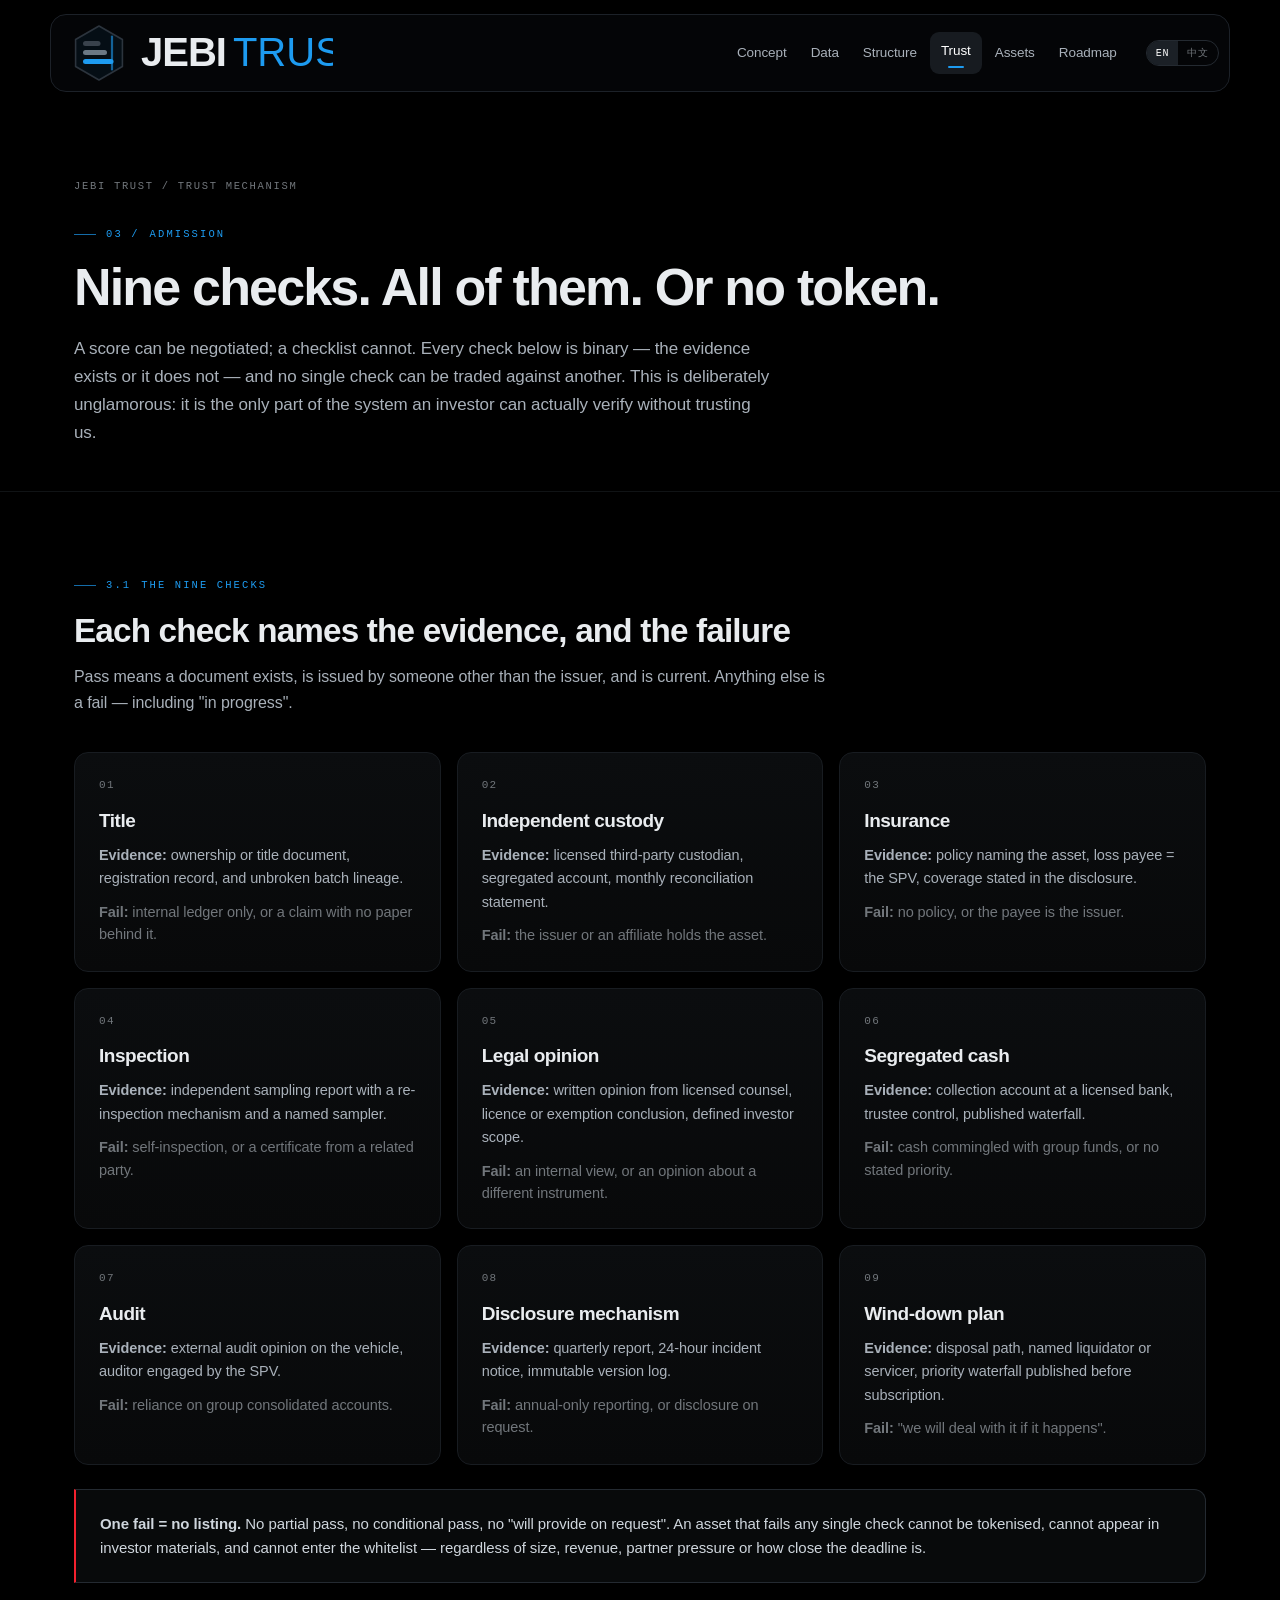
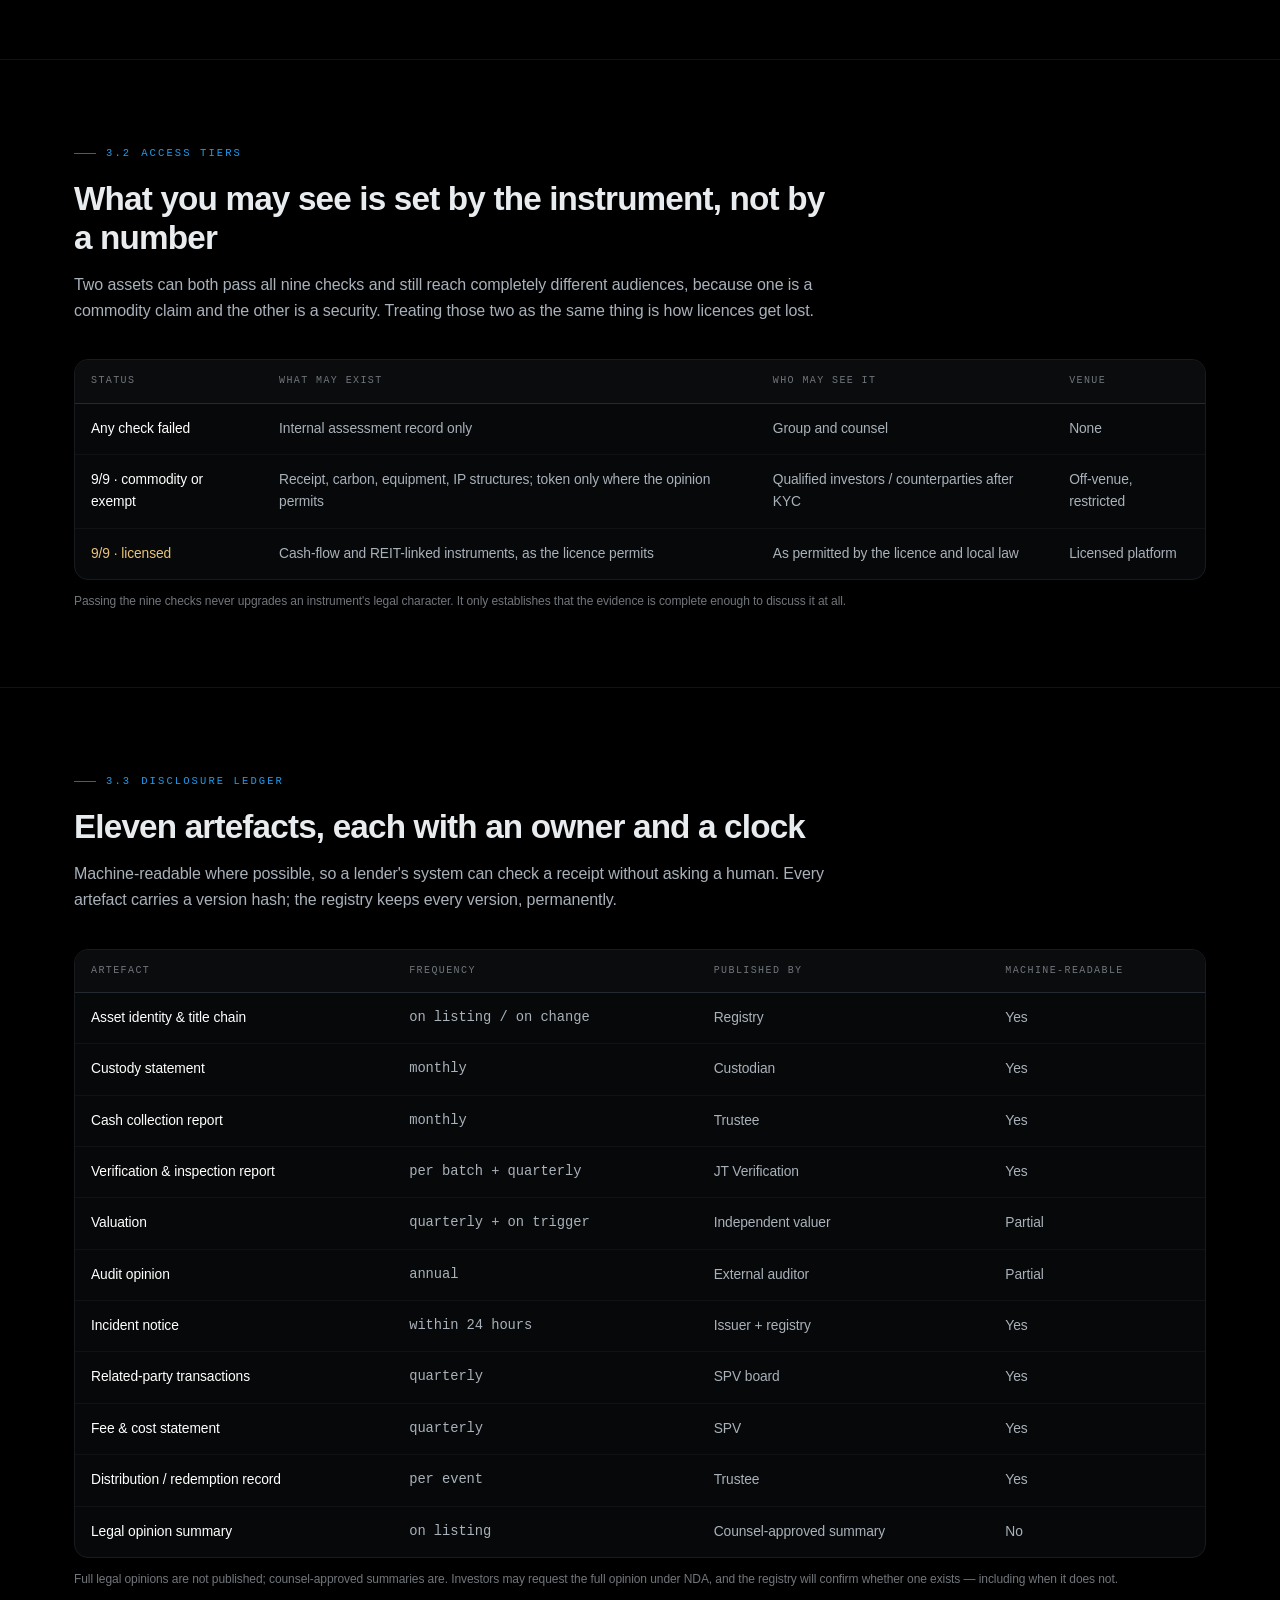
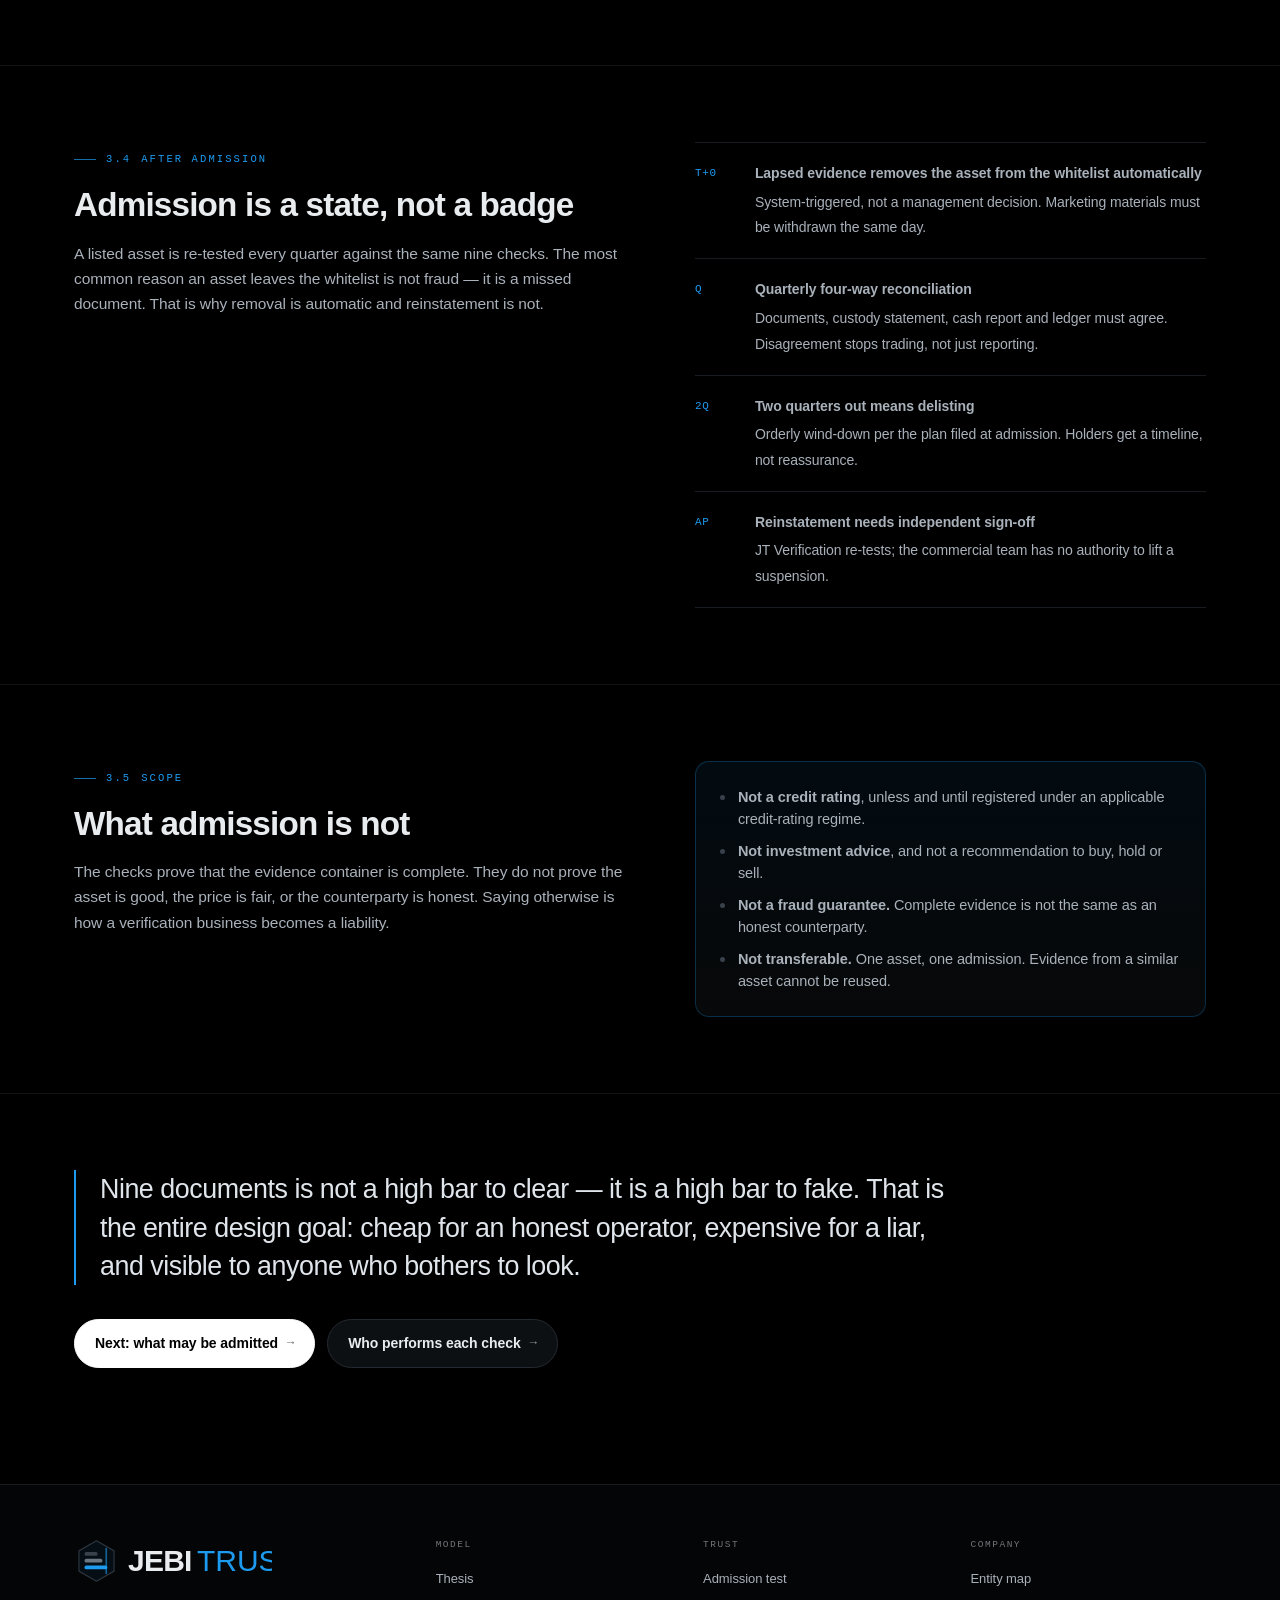
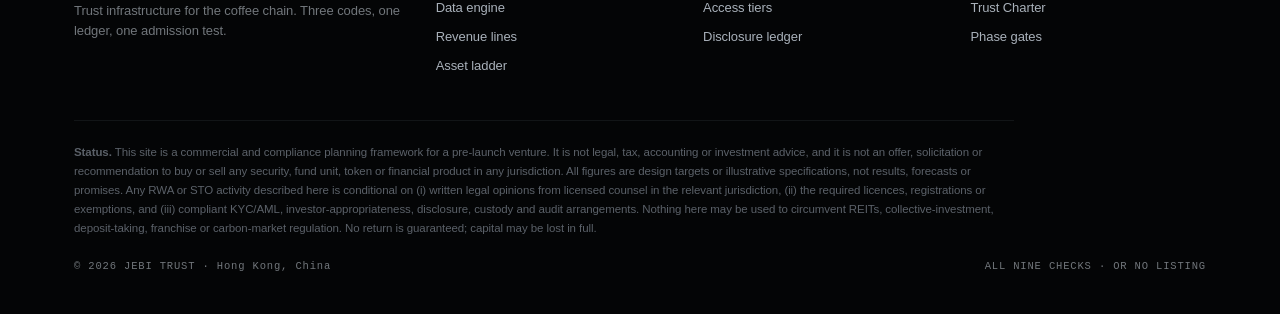
<file: trust.html>
<!DOCTYPE html>
<html lang="en" data-lang="en">
<head>
<meta charset="utf-8">
<meta name="viewport" content="width=device-width, initial-scale=1">
<title>Admission test — nine checks, all or nothing | JEBI TRUST</title>
<meta name="description" content="JEBI TRUST admits an asset only when nine independent checks are all satisfied: title, custody, insurance, inspection, legal opinion, segregated cash, audit, disclosure, wind-down.">
<link rel="icon" href="assets/img/favicon.svg" type="image/svg+xml">
<link rel="stylesheet" href="assets/css/style.css">
</head>
<body data-page="trust.html">

<main>

<section class="page-head">
  <div class="wrap">
    <div class="crumb"><a href="index.html">JEBI TRUST</a> / <span class="en">Trust mechanism</span><span class="zh">信任机制</span></div>
    <span class="eyebrow">03 / <span class="en">Admission</span><span class="zh">准入</span></span>
    <h1><span class="en">Nine checks. All of them. Or no token.</span><span class="zh">九项检验，全部通过，否则不发通证。</span></h1>
    <p><span class="en">A score can be negotiated; a checklist cannot. Every check below is binary — the evidence exists or it does not — and no single check can be traded against another. This is deliberately unglamorous: it is the only part of the system an investor can actually verify without trusting us.</span>
    <span class="zh">分数可以谈，清单不能谈。以下每一项都是“有/无”的判断题——证据存在，或不存在——并且任何一项都不能用另一项的强项来交换。这套机制刻意做得不好看：它是投资者唯一能“不依赖信任我们”就自行核实的部分。</span></p>
  </div>
</section>

<!-- NINE CHECKS -->
<section class="sec" id="admission">
  <div class="wrap">
    <div class="sec-head">
      <span class="eyebrow">3.1 <span class="en">The nine checks</span><span class="zh">九项检验</span></span>
      <h2><span class="en">Each check names the evidence, and the failure</span><span class="zh">每一项都写明证据是什么，以及什么算失败</span></h2>
      <p><span class="en">Pass means a document exists, is issued by someone other than the issuer, and is current. Anything else is a fail — including "in progress".</span>
      <span class="zh">“通过”意味着：文件存在、由非发行方出具、且在有效期内。其他一切算失败——包括“正在办理”。</span></p>
    </div>

    <div class="g3">
      <div class="card"><span class="num">01</span><h3><span class="en">Title</span><span class="zh">权属</span></h3>
        <p><span class="en"><b>Evidence:</b> ownership or title document, registration record, and unbroken batch lineage.</span>
        <span class="zh"><b>证据：</b>所有权/权属凭证、登记记录、不断裂的批次血缘。</span></p>
        <p class="small" style="margin-top:10px"><span class="en"><b>Fail:</b> internal ledger only, or a claim with no paper behind it.</span><span class="zh"><b>失败：</b>只有内部台账，或背后没有文件的说法。</span></p></div>

      <div class="card"><span class="num">02</span><h3><span class="en">Independent custody</span><span class="zh">独立托管</span></h3>
        <p><span class="en"><b>Evidence:</b> licensed third-party custodian, segregated account, monthly reconciliation statement.</span>
        <span class="zh"><b>证据：</b>第三方持牌托管、独立账户、月度对账报告。</span></p>
        <p class="small" style="margin-top:10px"><span class="en"><b>Fail:</b> the issuer or an affiliate holds the asset.</span><span class="zh"><b>失败：</b>发行方或其关联方自持资产。</span></p></div>

      <div class="card"><span class="num">03</span><h3><span class="en">Insurance</span><span class="zh">保险</span></h3>
        <p><span class="en"><b>Evidence:</b> policy naming the asset, loss payee = the SPV, coverage stated in the disclosure.</span>
        <span class="zh"><b>证据：</b>保单载明标的、赔款受益人为 SPV、保额写入披露。</span></p>
        <p class="small" style="margin-top:10px"><span class="en"><b>Fail:</b> no policy, or the payee is the issuer.</span><span class="zh"><b>失败：</b>无保单，或受益人是发行方。</span></p></div>

      <div class="card"><span class="num">04</span><h3><span class="en">Inspection</span><span class="zh">质检与核查</span></h3>
        <p><span class="en"><b>Evidence:</b> independent sampling report with a re-inspection mechanism and a named sampler.</span>
        <span class="zh"><b>证据：</b>独立抽样报告，含复检机制与明确的抽样机构。</span></p>
        <p class="small" style="margin-top:10px"><span class="en"><b>Fail:</b> self-inspection, or a certificate from a related party.</span><span class="zh"><b>失败：</b>自检，或由关联方出具的证书。</span></p></div>

      <div class="card"><span class="num">05</span><h3><span class="en">Legal opinion</span><span class="zh">法律定性</span></h3>
        <p><span class="en"><b>Evidence:</b> written opinion from licensed counsel, licence or exemption conclusion, defined investor scope.</span>
        <span class="zh"><b>证据：</b>持牌律师书面意见、牌照或豁免结论、界定的投资者范围。</span></p>
        <p class="small" style="margin-top:10px"><span class="en"><b>Fail:</b> an internal view, or an opinion about a different instrument.</span><span class="zh"><b>失败：</b>内部判断，或针对另一种工具的意见。</span></p></div>

      <div class="card"><span class="num">06</span><h3><span class="en">Segregated cash</span><span class="zh">资金隔离</span></h3>
        <p><span class="en"><b>Evidence:</b> collection account at a licensed bank, trustee control, published waterfall.</span>
        <span class="zh"><b>证据：</b>持牌银行归集账户、受托人控制、已公布的清偿顺序。</span></p>
        <p class="small" style="margin-top:10px"><span class="en"><b>Fail:</b> cash commingled with group funds, or no stated priority.</span><span class="zh"><b>失败：</b>资金与集团混同，或未载明优先顺序。</span></p></div>

      <div class="card"><span class="num">07</span><h3><span class="en">Audit</span><span class="zh">审计</span></h3>
        <p><span class="en"><b>Evidence:</b> external audit opinion on the vehicle, auditor engaged by the SPV.</span>
        <span class="zh"><b>证据：</b>针对该载体的外部审计意见，审计师由 SPV 聘请。</span></p>
        <p class="small" style="margin-top:10px"><span class="en"><b>Fail:</b> reliance on group consolidated accounts.</span><span class="zh"><b>失败：</b>依赖集团合并报表代替。</span></p></div>

      <div class="card"><span class="num">08</span><h3><span class="en">Disclosure mechanism</span><span class="zh">披露机制</span></h3>
        <p><span class="en"><b>Evidence:</b> quarterly report, 24-hour incident notice, immutable version log.</span>
        <span class="zh"><b>证据：</b>季度报告、24 小时事件公告、不可篡改的版本记录。</span></p>
        <p class="small" style="margin-top:10px"><span class="en"><b>Fail:</b> annual-only reporting, or disclosure on request.</span><span class="zh"><b>失败：</b>仅年度披露，或“按需提供”。</span></p></div>

      <div class="card"><span class="num">09</span><h3><span class="en">Wind-down plan</span><span class="zh">处置预案</span></h3>
        <p><span class="en"><b>Evidence:</b> disposal path, named liquidator or servicer, priority waterfall published before subscription.</span>
        <span class="zh"><b>证据：</b>处置路径、明确的清算人或服务商、认购前已公布的清偿顺序。</span></p>
        <p class="small" style="margin-top:10px"><span class="en"><b>Fail:</b> "we will deal with it if it happens".</span><span class="zh"><b>失败：</b>“真出事了再说”。</span></p></div>
    </div>

    <div class="callout bad" style="margin-top:24px">
      <p><span class="en"><b>One fail = no listing.</b> No partial pass, no conditional pass, no "will provide on request". An asset that fails any single check cannot be tokenised, cannot appear in investor materials, and cannot enter the whitelist — regardless of size, revenue, partner pressure or how close the deadline is.</span>
      <span class="zh"><b>一项失败＝不得挂牌。</b>没有“部分通过”、没有“附条件通过”、没有“后续补交”。任何一项不通过的资产，不得发行通证、不得出现在投资者材料、不得进入白名单——不论规模、收入、伙伴压力，或时间节点有多近。</span></p>
    </div>
  </div>
</section>

<!-- ACCESS -->
<section class="sec" id="access">
  <div class="wrap">
    <div class="sec-head">
      <span class="eyebrow">3.2 <span class="en">Access tiers</span><span class="zh">准入分层</span></span>
      <h2><span class="en">What you may see is set by the instrument, not by a number</span><span class="zh">你能看到什么，由工具的法律属性决定，而不是由分数决定</span></h2>
      <p><span class="en">Two assets can both pass all nine checks and still reach completely different audiences, because one is a commodity claim and the other is a security. Treating those two as the same thing is how licences get lost.</span>
      <span class="zh">两项资产可能都通过九检，却面向完全不同的受众——因为一个是商品性请求权，另一个是证券。把两者当成一回事，就是丢牌照的标准方式。</span></p>
    </div>
    <div class="tbl-wrap">
      <table class="tbl">
        <thead><tr>
          <th><span class="en">Status</span><span class="zh">状态</span></th>
          <th><span class="en">What may exist</span><span class="zh">可存在的东西</span></th>
          <th><span class="en">Who may see it</span><span class="zh">谁可以看</span></th>
          <th><span class="en">Venue</span><span class="zh">场所</span></th>
        </tr></thead>
        <tbody>
          <tr><td class="badc"><span class="en">Any check failed</span><span class="zh">任一项未通过</span></td><td><span class="en">Internal assessment record only</span><span class="zh">仅内部评估记录</span></td><td><span class="en">Group and counsel</span><span class="zh">集团与律师</span></td><td><span class="en">None</span><span class="zh">无</span></td></tr>
          <tr><td class="okc"><span class="en">9/9 · commodity or exempt</span><span class="zh">9/9 · 商品性或已获豁免</span></td><td><span class="en">Receipt, carbon, equipment, IP structures; token only where the opinion permits</span><span class="zh">仓单、碳、设备、IP 结构；仅在法律意见允许时发行通证</span></td><td><span class="en">Qualified investors / counterparties after KYC</span><span class="zh">完成 KYC 的合格投资者或交易对手</span></td><td><span class="en">Off-venue, restricted</span><span class="zh">场外、受限</span></td></tr>
          <tr><td style="color:var(--gold)"><span class="en">9/9 · licensed</span><span class="zh">9/9 · 已持牌</span></td><td><span class="en">Cash-flow and REIT-linked instruments, as the licence permits</span><span class="zh">现金流与 REITs 相关工具，以牌照许可范围为限</span></td><td><span class="en">As permitted by the licence and local law</span><span class="zh">按牌照与当地法律允许的范围</span></td><td><span class="en">Licensed platform</span><span class="zh">持牌平台</span></td></tr>
        </tbody>
      </table>
    </div>
    <p class="tbl-note"><span class="en">Passing the nine checks never upgrades an instrument's legal character. It only establishes that the evidence is complete enough to discuss it at all.</span>
    <span class="zh">通过九检，不会改变工具的法律属性。它只证明：证据完整到“可以开始谈”的程度。</span></p>
  </div>
</section>

<!-- LEDGER -->
<section class="sec" id="ledger">
  <div class="wrap">
    <div class="sec-head">
      <span class="eyebrow">3.3 <span class="en">Disclosure ledger</span><span class="zh">披露账本</span></span>
      <h2><span class="en">Eleven artefacts, each with an owner and a clock</span><span class="zh">十一类文件，各有责任人与时限</span></h2>
      <p><span class="en">Machine-readable where possible, so a lender's system can check a receipt without asking a human. Every artefact carries a version hash; the registry keeps every version, permanently.</span>
      <span class="zh">尽可能机器可读，使放款方系统无需询问任何人即可核验一份仓单。每份文件携带版本哈希，登记处永久保留所有版本。</span></p>
    </div>
    <div class="tbl-wrap">
      <table class="tbl">
        <thead><tr>
          <th><span class="en">Artefact</span><span class="zh">文件</span></th>
          <th><span class="en">Frequency</span><span class="zh">频率</span></th>
          <th><span class="en">Published by</span><span class="zh">发布方</span></th>
          <th><span class="en">Machine-readable</span><span class="zh">机器可读</span></th>
        </tr></thead>
        <tbody>
          <tr><td><span class="en">Asset identity &amp; title chain</span><span class="zh">资产身份与权属链</span></td><td class="mono"><span class="en">on listing / on change</span><span class="zh">挂牌时 / 变更时</span></td><td><span class="en">Registry</span><span class="zh">登记处</span></td><td class="okc">Yes</td></tr>
          <tr><td><span class="en">Custody statement</span><span class="zh">托管对账单</span></td><td class="mono"><span class="en">monthly</span><span class="zh">每月</span></td><td><span class="en">Custodian</span><span class="zh">托管人</span></td><td class="okc">Yes</td></tr>
          <tr><td><span class="en">Cash collection report</span><span class="zh">资金归集报告</span></td><td class="mono"><span class="en">monthly</span><span class="zh">每月</span></td><td><span class="en">Trustee</span><span class="zh">受托人</span></td><td class="okc">Yes</td></tr>
          <tr><td><span class="en">Verification &amp; inspection report</span><span class="zh">核查与质检报告</span></td><td class="mono"><span class="en">per batch + quarterly</span><span class="zh">每批次 + 每季</span></td><td><span class="en">JT Verification</span><span class="zh">JT 核查</span></td><td class="okc">Yes</td></tr>
          <tr><td><span class="en">Valuation</span><span class="zh">估值报告</span></td><td class="mono"><span class="en">quarterly + on trigger</span><span class="zh">每季 + 触发时</span></td><td><span class="en">Independent valuer</span><span class="zh">独立估值师</span></td><td>Partial</td></tr>
          <tr><td><span class="en">Audit opinion</span><span class="zh">审计意见</span></td><td class="mono"><span class="en">annual</span><span class="zh">每年</span></td><td><span class="en">External auditor</span><span class="zh">外部审计</span></td><td>Partial</td></tr>
          <tr><td><span class="en">Incident notice</span><span class="zh">事件公告</span></td><td class="mono"><span class="en">within 24 hours</span><span class="zh">24 小时内</span></td><td><span class="en">Issuer + registry</span><span class="zh">发行方 + 登记处</span></td><td class="okc">Yes</td></tr>
          <tr><td><span class="en">Related-party transactions</span><span class="zh">关联交易</span></td><td class="mono"><span class="en">quarterly</span><span class="zh">每季</span></td><td><span class="en">SPV board</span><span class="zh">SPV 董事会</span></td><td class="okc">Yes</td></tr>
          <tr><td><span class="en">Fee &amp; cost statement</span><span class="zh">费用与成本表</span></td><td class="mono"><span class="en">quarterly</span><span class="zh">每季</span></td><td><span class="en">SPV</span><span class="zh">SPV</span></td><td class="okc">Yes</td></tr>
          <tr><td><span class="en">Distribution / redemption record</span><span class="zh">分配与赎回记录</span></td><td class="mono"><span class="en">per event</span><span class="zh">每次事件</span></td><td><span class="en">Trustee</span><span class="zh">受托人</span></td><td class="okc">Yes</td></tr>
          <tr><td><span class="en">Legal opinion summary</span><span class="zh">法律意见摘要</span></td><td class="mono"><span class="en">on listing</span><span class="zh">挂牌时</span></td><td><span class="en">Counsel-approved summary</span><span class="zh">律师核准摘要</span></td><td>No</td></tr>
        </tbody>
      </table>
    </div>
    <p class="tbl-note"><span class="en">Full legal opinions are not published; counsel-approved summaries are. Investors may request the full opinion under NDA, and the registry will confirm whether one exists — including when it does not.</span>
    <span class="zh">完整法律意见不公开，公开的是律师核准的摘要。投资者可在保密协议下申请完整意见；登记处会确认是否存在该意见——包括确认“不存在”。</span></p>
  </div>
</section>

<!-- SURVEILLANCE -->
<section class="sec">
  <div class="wrap">
    <div class="split">
      <div>
        <span class="eyebrow">3.4 <span class="en">After admission</span><span class="zh">准入之后</span></span>
        <h2 style="margin-bottom:16px"><span class="en">Admission is a state, not a badge</span><span class="zh">准入是一种状态，不是一枚徽章</span></h2>
        <p><span class="en">A listed asset is re-tested every quarter against the same nine checks. The most common reason an asset leaves the whitelist is not fraud — it is a missed document. That is why removal is automatic and reinstatement is not.</span>
        <span class="zh">已挂牌资产每季度按同样九项重新检验。资产被移出白名单最常见的原因不是欺诈，而是文件逾期。所以移出是自动的，恢复不是。</span></p>
      </div>
      <div class="rules">
        <div class="rule"><span class="i">T+0</span><div><b><span class="en">Lapsed evidence removes the asset from the whitelist automatically</span><span class="zh">证据逾期即自动移出白名单</span></b><span><span class="en">System-triggered, not a management decision. Marketing materials must be withdrawn the same day.</span><span class="zh">系统触发，非管理层决定。当日必须撤下相关宣传材料。</span></span></div></div>
        <div class="rule"><span class="i">Q</span><div><b><span class="en">Quarterly four-way reconciliation</span><span class="zh">季度四方对账</span></b><span><span class="en">Documents, custody statement, cash report and ledger must agree. Disagreement stops trading, not just reporting.</span><span class="zh">文件、托管对账、资金报告与账本必须一致。不一致时暂停流转，而不只是暂停披露。</span></span></div></div>
        <div class="rule"><span class="i">2Q</span><div><b><span class="en">Two quarters out means delisting</span><span class="zh">连续两季出局即退市</span></b><span><span class="en">Orderly wind-down per the plan filed at admission. Holders get a timeline, not reassurance.</span><span class="zh">按准入时提交的处置预案有序清算。持有人得到时间表，而不是一句“放心”。</span></span></div></div>
        <div class="rule"><span class="i">AP</span><div><b><span class="en">Reinstatement needs independent sign-off</span><span class="zh">恢复挂牌须独立签字</span></b><span><span class="en">JT Verification re-tests; the commercial team has no authority to lift a suspension.</span><span class="zh">由 JT 核查重新检验；商务团队无权解除暂停。</span></span></div></div>
      </div>
    </div>
  </div>
</section>

<!-- WHAT IT IS NOT -->
<section class="sec">
  <div class="wrap">
    <div class="split">
      <div>
        <span class="eyebrow">3.5 <span class="en">Scope</span><span class="zh">边界</span></span>
        <h2 style="margin-bottom:16px"><span class="en">What admission is not</span><span class="zh">准入不是什么</span></h2>
        <p><span class="en">The checks prove that the evidence container is complete. They do not prove the asset is good, the price is fair, or the counterparty is honest. Saying otherwise is how a verification business becomes a liability.</span>
        <span class="zh">九检证明的是“证据容器完整”，不是资产好、价格公道、对手方诚实。把这三件事说成同一件，就是把核查生意做成负债。</span></p>
      </div>
      <div class="card acc">
        <ul class="bullets">
          <li><span class="en"><b>Not a credit rating</b>, unless and until registered under an applicable credit-rating regime.</span><span class="zh"><b>不是信用评级</b>——除非并直到在适用辖区完成信用评级机构注册。</span></li>
          <li><span class="en"><b>Not investment advice</b>, and not a recommendation to buy, hold or sell.</span><span class="zh"><b>不是投资建议</b>，也不构成买入、持有或卖出的推荐。</span></li>
          <li><span class="en"><b>Not a fraud guarantee.</b> Complete evidence is not the same as an honest counterparty.</span><span class="zh"><b>不担保无欺诈。</b>证据完整不等于对手方诚实。</span></li>
          <li><span class="en"><b>Not transferable.</b> One asset, one admission. Evidence from a similar asset cannot be reused.</span><span class="zh"><b>不可转让。</b>一资产一准入。相似资产的证据不能复用。</span></li>
        </ul>
      </div>
    </div>
  </div>
</section>

<!-- CLOSE -->
<section class="sec">
  <div class="wrap">
    <p class="serif-quote" style="max-width:900px">
      <span class="en">Nine documents is not a high bar to clear — it is a high bar to fake. That is the entire design goal: cheap for an honest operator, expensive for a liar, and visible to anyone who bothers to look.</span>
      <span class="zh">九份文件，对老实人不算高门槛；对骗子才是。这就是全部设计目标：让诚实者便宜，让造假者昂贵，并且让愿意看的人一眼看得见。</span>
    </p>
    <div class="hero-actions">
      <a class="btn primary" href="assets.html"><span class="en">Next: what may be admitted</span><span class="zh">下一步：什么资产可以准入</span><span class="ar">→</span></a>
      <a class="btn" href="structure.html"><span class="en">Who performs each check</span><span class="zh">谁执行每一项检验</span><span class="ar">→</span></a>
    </div>
  </div>
</section>

</main>

<script src="assets/js/i18n.js"></script>
<script src="assets/js/chrome.js"></script>
</body>
</html>
</file>
<file: assets/css/style.css>
/* ============================================================
   JEBI TRUST — design system
   X.com-adjacent dark chrome / trust-infrastructure register
   ============================================================ */

:root{
  --bg:#000000;
  --bg-1:#08090a;
  --bg-2:#0b0d0f;
  --line:#181c21;
  --line-2:#242a31;
  --text:#e9ecef;
  --text-2:#a9b1ba;
  --muted:#71767b;
  --accent:#1d9bf0;
  --accent-2:#4cb8f7;
  --ok:#00ba7c;
  --warn:#ffd400;
  --bad:#f4212e;
  --bronze:#c08a5a;
  --silver:#b9c2cc;
  --gold:#e8c37a;
  --max:1180px;
  --mono:ui-monospace,"SFMono-Regular","SF Mono",Menlo,Consolas,"Liberation Mono",monospace;
  --sans:Inter,-apple-system,BlinkMacSystemFont,"Segoe UI",Roboto,"Helvetica Neue",Arial,"PingFang SC","Hiragino Sans GB","Microsoft YaHei",sans-serif;
}

*{box-sizing:border-box;margin:0;padding:0}
html{scroll-behavior:smooth;-webkit-text-size-adjust:100%}
body{
  background:var(--bg);
  color:var(--text);
  font-family:var(--sans);
  font-size:16px;
  line-height:1.62;
  letter-spacing:-.005em;
  padding-top:120px;
  -webkit-font-smoothing:antialiased;
  overflow-x:hidden;
}
img,svg{max-width:100%;display:block}
a{color:inherit;text-decoration:none}
::selection{background:rgba(29,155,240,.28)}

/* ---------- i18n ---------- */
html[data-lang="en"] .zh{display:none !important}
html[data-lang="zh"] .en{display:none !important}

/* ---------- layout ---------- */
.wrap{max-width:var(--max);margin:0 auto;padding:0 24px}
.sec{padding:76px 0}
.sec.tight{padding:52px 0}
.sec + .sec{border-top:1px solid #101315}
.g2{display:grid;grid-template-columns:repeat(2,1fr);gap:16px}
.g3{display:grid;grid-template-columns:repeat(3,1fr);gap:16px}
.g4{display:grid;grid-template-columns:repeat(4,1fr);gap:16px}
.split{display:grid;grid-template-columns:1.05fr .95fr;gap:56px;align-items:start}

/* ---------- type ---------- */
h1,h2,h3,h4{letter-spacing:-.025em;line-height:1.14;font-weight:650}
h1{font-size:clamp(34px,5.2vw,64px);line-height:1.03;letter-spacing:-.035em}
h2{font-size:clamp(24px,2.6vw,34px);line-height:1.16}
h3{font-size:19px;line-height:1.3}
h4{font-size:15px;line-height:1.35}
p{color:var(--text-2);font-size:15.5px}
p.lead{font-size:clamp(16px,1.5vw,19px);color:#c7ced6;line-height:1.66}
small,.small{font-size:13px;color:var(--muted);line-height:1.55}
.mono{font-family:var(--mono);font-variant-numeric:tabular-nums}

.eyebrow{
  display:inline-flex;align-items:center;gap:10px;
  font-family:var(--mono);font-size:10.5px;letter-spacing:.2em;
  text-transform:uppercase;color:var(--accent);margin-bottom:18px;
}
.eyebrow::before{content:"";width:22px;height:1px;background:var(--accent);opacity:.7}
.eyebrow.bare::before{display:none}

.sec-head{max-width:760px;margin-bottom:36px}
.sec-head h2{margin-bottom:14px}
.sec-head p{font-size:16px}

.serif-quote{
  font-size:clamp(19px,2.1vw,27px);line-height:1.42;color:#dfe5eb;
  letter-spacing:-.018em;font-weight:500;
  border-left:2px solid var(--accent);padding-left:24px;
}

/* ---------- header ---------- */
header.site{
  position:fixed;top:14px;left:0;right:0;z-index:200;
  padding:0 16px;pointer-events:none;
}
header.site .bar{
  pointer-events:auto;
  max-width:var(--max);margin:0 auto;
  height:78px;display:flex;align-items:center;gap:10px;
  padding:0 10px 0 18px;
  background:rgba(6,7,9,.82);
  border:1px solid #1c2128;
  border-radius:16px;
  backdrop-filter:blur(18px) saturate(140%);
  -webkit-backdrop-filter:blur(18px) saturate(140%);
  box-shadow:0 12px 40px rgba(0,0,0,.6);
}
.brand{display:flex;align-items:center;gap:10px;flex:0 0 auto;margin-right:6px}
.brand img{height:64px;width:auto}
nav.main{display:flex;align-items:center;gap:2px;margin-left:auto;flex-wrap:nowrap}
nav.main a{
  font-size:13.5px;color:var(--text-2);padding:8px 11px;border-radius:9px;
  white-space:nowrap;transition:color .16s,background .16s;
}
nav.main a:hover{color:#fff;background:#15181c}
nav.main a.on{color:#fff;background:#171b20}
nav.main a.on::after{
  content:"";display:block;height:2px;width:16px;background:var(--accent);
  border-radius:2px;margin:5px auto -2px;
}
.tools{display:flex;align-items:center;gap:4px;margin-left:8px;flex:0 0 auto}
.langsw{display:flex;border:1px solid var(--line-2);border-radius:999px;overflow:hidden}
.langsw button{
  background:transparent;border:0;color:var(--muted);cursor:pointer;
  font-family:var(--mono);font-size:10px;letter-spacing:.08em;
  padding:5px 9px;transition:.16s;
}
.langsw button:hover{color:var(--text-2)}
.langsw button.on{background:#1b2026;color:#fff}
.burger{display:none;background:none;border:1px solid var(--line-2);border-radius:9px;color:var(--text-2);width:34px;height:30px;cursor:pointer}

/* ---------- hero ---------- */
.hero{padding:64px 0 40px;position:relative;overflow:hidden}
.hero::before{
  content:"";position:absolute;top:-260px;left:50%;transform:translateX(-50%);
  width:1100px;height:620px;pointer-events:none;
  background:radial-gradient(ellipse at center,rgba(29,155,240,.16),transparent 62%);
  filter:blur(10px);
}
.hero .wrap{position:relative}
.hero h1{max-width:960px;margin-bottom:24px}
.hero h1 em{font-style:normal;color:var(--accent)}
.hero p.lead{max-width:660px}
.hero-actions{display:flex;flex-wrap:wrap;gap:12px;margin-top:34px}
.btn{
  display:inline-flex;align-items:center;gap:9px;
  padding:12px 20px;border-radius:999px;font-size:14px;font-weight:550;
  border:1px solid var(--line-2);color:var(--text);background:#0d1013;
  transition:.18s;cursor:pointer;
}
.btn:hover{background:#161a1f;border-color:#333b45;transform:translateY(-1px)}
.btn.primary{background:#fff;color:#000;border-color:#fff}
.btn.primary:hover{background:#d9e2ea;border-color:#d9e2ea}
.btn .ar{font-family:var(--mono);font-size:12px;opacity:.6}

/* ---------- page head ---------- */
.page-head{padding:58px 0 44px;border-bottom:1px solid #101315;position:relative}
.page-head h1{font-size:clamp(30px,4.2vw,52px);max-width:920px;margin-bottom:20px}
.page-head p{max-width:700px;font-size:17px;line-height:1.65}
.crumb{font-family:var(--mono);font-size:10.5px;letter-spacing:.16em;color:var(--muted);text-transform:uppercase;margin-bottom:22px}
.crumb a:hover{color:var(--accent)}

/* ---------- stat strip ---------- */
.stats{display:grid;grid-template-columns:repeat(4,1fr);gap:1px;background:var(--line);border:1px solid var(--line);border-radius:14px;overflow:hidden;margin-top:52px}
.stat{background:#080a0b;padding:22px 22px 20px}
.stat .n{font-family:var(--mono);font-size:32px;line-height:1;color:#fff;letter-spacing:-.03em}
.stat .n em{font-style:normal;font-size:15px;color:var(--muted);margin-left:3px;letter-spacing:0}
.stat .k{font-size:12px;color:var(--muted);margin-top:9px;letter-spacing:.02em}

/* ---------- cards ---------- */
.card{
  background:linear-gradient(180deg,#0b0d0f,#08090a);
  border:1px solid var(--line);border-radius:14px;padding:24px;
  position:relative;transition:border-color .18s,transform .18s;
}
.card:hover{border-color:#2a323a;transform:translateY(-2px)}
.card.flat:hover{transform:none}
.card h3{margin-bottom:10px}
.card p{font-size:14.5px}
.card .num{
  font-family:var(--mono);font-size:11px;color:var(--muted);
  letter-spacing:.12em;margin-bottom:14px;display:block;
}
.card.acc{border-color:rgba(29,155,240,.26);background:linear-gradient(180deg,rgba(29,155,240,.07),rgba(8,9,10,.9))}
.card.ok{border-color:rgba(0,186,124,.24)}
.card.bad{border-color:rgba(244,33,46,.22)}

.kv{display:flex;flex-direction:column;gap:0}
.kv .row{display:grid;grid-template-columns:130px 1fr;gap:16px;padding:12px 0;border-bottom:1px solid #121517;font-size:14px}
.kv .row:last-child{border-bottom:0}
.kv .row b{color:var(--muted);font-weight:450;font-family:var(--mono);font-size:11px;letter-spacing:.1em;text-transform:uppercase;padding-top:3px}
.kv .row span{color:var(--text-2)}

/* ---------- tags ---------- */
.tags{display:flex;flex-wrap:wrap;gap:7px;margin-top:16px}
.tag{
  font-family:var(--mono);font-size:10px;letter-spacing:.08em;
  color:var(--text-2);border:1px solid var(--line-2);border-radius:5px;
  padding:3px 7px;background:#0d1013;
}
.tag.ok{color:var(--ok);border-color:rgba(0,186,124,.3)}
.tag.bad{color:var(--bad);border-color:rgba(244,33,46,.3)}
.tag.warn{color:var(--warn);border-color:rgba(255,212,0,.28)}
.tag.acc{color:var(--accent);border-color:rgba(29,155,240,.3)}

/* ---------- table ---------- */
.tbl-wrap{overflow-x:auto;border:1px solid var(--line);border-radius:14px;background:#070809}
table.tbl{width:100%;border-collapse:collapse;font-size:13.8px;min-width:660px}
table.tbl th{
  text-align:left;font-family:var(--mono);font-weight:500;font-size:10px;
  letter-spacing:.14em;text-transform:uppercase;color:var(--muted);
  padding:13px 16px;border-bottom:1px solid var(--line-2);background:#0a0c0e;
  white-space:nowrap;
}
table.tbl td{padding:14px 16px;border-bottom:1px solid #101315;color:var(--text-2);vertical-align:top}
table.tbl tr:last-child td{border-bottom:0}
table.tbl td:first-child{color:#fff;font-weight:520}
table.tbl tr:hover td{background:#0a0c0e}
table.tbl td .mono{font-size:12.5px;color:var(--text-2)}
.tbl-note{font-size:12px;color:var(--muted);margin-top:12px}

/* ---------- band ladder ---------- */
.bands{display:grid;grid-template-columns:repeat(4,1fr);gap:10px}
.band{border:1px solid var(--line);border-radius:12px;padding:18px;background:#08090a}
.band .rng{font-family:var(--mono);font-size:22px;letter-spacing:-.02em}
.band .nm{font-size:13.5px;font-weight:600;margin:8px 0 4px}
.band .ds{font-size:12.5px;color:var(--muted);line-height:1.5}
.band.red{border-color:rgba(244,33,46,.28)} .band.red .rng{color:var(--bad)}
.band.brz{border-color:rgba(192,138,90,.3)} .band.brz .rng{color:var(--bronze)}
.band.slv{border-color:rgba(185,194,204,.26)} .band.slv .rng{color:var(--silver)}
.band.gld{border-color:rgba(232,195,122,.3)} .band.gld .rng{color:var(--gold)}

/* ---------- rule list ---------- */
.rules{display:flex;flex-direction:column;gap:0;border-top:1px solid var(--line)}
.rule{display:grid;grid-template-columns:44px 1fr;gap:16px;padding:18px 0;border-bottom:1px solid var(--line);align-items:start}
.rule .i{font-family:var(--mono);font-size:11px;color:var(--accent);padding-top:4px;letter-spacing:.06em}
.rule b{display:block;font-size:15px;font-weight:600;color:#fff;margin-bottom:3px}
.rule span{font-size:14px;color:var(--text-2)}

/* ---------- org tiers ---------- */
.org{display:flex;flex-direction:column;align-items:center;gap:0;margin-top:8px}
.tier{display:grid;gap:12px;width:100%}
.tier.t1{grid-template-columns:1fr;max-width:520px}
.tier.t2{grid-template-columns:repeat(3,1fr)}
.tier.t3{grid-template-columns:repeat(4,1fr)}
.tier.a2{grid-template-columns:repeat(2,1fr);max-width:780px}
.tier.a4{grid-template-columns:repeat(4,1fr)}
.node{
  border:1px solid var(--line-2);border-radius:12px;background:#0a0c0e;
  padding:16px 16px 14px;text-align:left;position:relative;
}
.node .jt{font-family:var(--mono);font-size:9.5px;letter-spacing:.1em;color:var(--muted);margin-bottom:6px;text-transform:uppercase}
.node .nm{font-size:14px;font-weight:600;color:#fff;line-height:1.3}
.node .ds{font-size:12px;color:var(--muted);margin-top:5px;line-height:1.45}
.node.top{border-color:rgba(29,155,240,.4);background:linear-gradient(180deg,rgba(29,155,240,.1),#090b0d)}
.node.spv{border-style:dashed;border-color:#2b3239;background:#07080a}
.conn{width:1px;height:26px;background:linear-gradient(180deg,var(--line-2),var(--line-2));position:relative}
.conn::after{content:"";position:absolute;bottom:-1px;left:-2px;width:5px;height:5px;border-right:1px solid var(--line-2);border-bottom:1px solid var(--line-2);transform:rotate(45deg)}
.conn.short{height:18px}

/* ---------- steps ---------- */
.steps{display:grid;grid-template-columns:repeat(4,1fr);gap:12px;counter-reset:s}
.step{border:1px solid var(--line);border-radius:12px;padding:20px;background:#08090a;position:relative}
.step .g{font-family:var(--mono);font-size:10px;letter-spacing:.16em;color:var(--accent);margin-bottom:10px}
.step h4{margin-bottom:8px;font-size:15px}
.step p{font-size:13px;line-height:1.55}
.step ul{list-style:none;margin-top:10px;display:flex;flex-direction:column;gap:5px}
.step ul li{font-size:12.5px;color:var(--muted);padding-left:12px;position:relative;line-height:1.45}
.step ul li::before{content:"—";position:absolute;left:0;color:#333b44;font-size:10px;top:0}

/* ---------- chart ---------- */
.chart{width:100%;height:360px;border:1px solid var(--line);border-radius:14px;background:#070809}

/* ---------- callout ---------- */
.callout{
  border:1px solid var(--line-2);border-left:2px solid var(--accent);
  border-radius:0 12px 12px 0;background:#080a0b;padding:22px 24px;
}
.callout p{color:#cfd6dd;font-size:15px}
.callout.warn{border-left-color:var(--warn)}
.callout.bad{border-left-color:var(--bad)}

/* ---------- footer ---------- */
footer.site{border-top:1px solid var(--line);margin-top:40px;padding:52px 0 40px;background:#040506}
.foot-top{display:grid;grid-template-columns:1.4fr 1fr 1fr 1fr;gap:32px;margin-bottom:40px}
.foot-brand img{height:48px;margin-bottom:16px}
.foot-col h5{
  font-family:var(--mono);font-size:9.5px;letter-spacing:.16em;text-transform:uppercase;
  color:var(--muted);margin-bottom:12px;font-weight:500;
}
.foot-col a{display:block;font-size:13px;color:var(--text-2);padding:4px 0;transition:.15s}
.foot-col a:hover{color:var(--accent)}
.disclaimer{
  border-top:1px solid #121517;padding-top:22px;font-size:11.5px;color:#5b6169;
  line-height:1.65;max-width:940px;
}
.foot-bottom{display:flex;justify-content:space-between;align-items:center;gap:16px;margin-top:20px;flex-wrap:wrap}
.foot-bottom .small{font-family:var(--mono);font-size:10.5px;letter-spacing:.08em}

/* ---------- misc ---------- */
.hr{height:1px;background:var(--line);margin:36px 0}
ul.bullets{list-style:none;display:flex;flex-direction:column;gap:9px}
ul.bullets li{font-size:14.5px;color:var(--text-2);padding-left:18px;position:relative;line-height:1.55}
ul.bullets li::before{content:"";position:absolute;left:0;top:9px;width:5px;height:5px;border-radius:50%;background:#39424c}
ul.bullets li.on::before{background:var(--accent)}
.bignum{font-family:var(--mono);font-size:13px;color:#fff;letter-spacing:.02em}
.muted{color:var(--muted)}
.accent{color:var(--accent)}
.okc{color:var(--ok)}
.badc{color:var(--bad)}

/* ---------- data engine: contrast ---------- */
.contrast{display:grid;grid-template-columns:1fr auto 1fr;gap:16px;align-items:stretch}
.cbox{border:1px solid var(--line);border-radius:12px;padding:20px 22px;background:#08090a}
.cbox .n{font-family:var(--mono);font-size:30px;line-height:1;letter-spacing:-.03em;color:#fff}
.cbox .n.dim{color:#4b535b}
.cbox .k{font-size:12.5px;color:var(--muted);margin-top:9px;line-height:1.5}
.cvs{display:flex;align-items:center;justify-content:center;font-family:var(--mono);font-size:10px;letter-spacing:.16em;color:var(--accent);padding:0 2px}

/* ---------- data engine: grade ladder ---------- */
.ladder{display:grid;grid-template-columns:repeat(5,1fr);gap:8px}
.lg{border:1px solid var(--line);border-radius:11px;padding:15px 14px;background:#08090a;position:relative}
.lg .st{font-family:var(--mono);font-size:9.5px;letter-spacing:.13em;color:var(--muted);margin-bottom:8px}
.lg .nm{font-size:14px;font-weight:600;color:#fff;line-height:1.25;margin-bottom:6px}
.lg .ds{font-size:11.5px;color:var(--muted);line-height:1.45}
.lg.g1{border-color:#1b2027}
.lg.g2{border-color:#232b33}
.lg.g3{border-color:#2c3742}
.lg.g4{border-color:rgba(29,155,240,.3);background:linear-gradient(180deg,rgba(29,155,240,.06),#08090a)}
.lg.g5{border-color:rgba(232,195,122,.34);background:linear-gradient(180deg,rgba(232,195,122,.06),#08090a)}
.lg.g5 .st{color:var(--gold)}

/* ---------- data engine: stack ---------- */
.stack{display:flex;flex-direction:column;margin-top:6px}
.slay{
  display:grid;grid-template-columns:104px 1.15fr 1fr;gap:22px;align-items:center;
  border:1px solid var(--line);border-radius:12px;padding:18px 20px;background:#08090a;
}
.slay .lv{font-family:var(--mono);font-size:9.5px;letter-spacing:.14em;color:var(--muted);line-height:1.5}
.slay .nm{font-size:15px;font-weight:600;color:#fff;margin-bottom:4px}
.slay .ds{font-size:12.5px;color:var(--muted);line-height:1.5}
.slay .cost{font-size:12.5px;color:var(--text-2);line-height:1.5;border-left:1px solid #1b2027;padding-left:20px}
.slay .cost b{color:#fff;font-weight:600;display:block;font-size:11px;font-family:var(--mono);letter-spacing:.1em;text-transform:uppercase;margin-bottom:3px}
.slay.l0{border-color:rgba(29,155,240,.4);background:linear-gradient(180deg,rgba(29,155,240,.1),#08090a)}
.slay.l0 .ds{color:var(--text-2)}
.sconn{height:26px;width:1px;background:var(--line-2);margin-left:56px;position:relative}
.sconn::after{
  content:"";position:absolute;bottom:0;left:-3px;width:5px;height:5px;
  border-right:1px solid var(--line-2);border-bottom:1px solid var(--line-2);transform:rotate(45deg);
}

/* ---------- data engine: fan-out ---------- */
.fan{display:grid;grid-template-columns:196px 1fr;gap:18px;align-items:stretch}
.fan-src{
  border:1px solid rgba(29,155,240,.34);border-radius:12px;padding:18px;
  background:linear-gradient(180deg,rgba(29,155,240,.1),#08090a);
  display:flex;flex-direction:column;justify-content:center;
}
.fan-src .t{font-family:var(--mono);font-size:9.5px;letter-spacing:.14em;color:var(--accent);margin-bottom:8px}
.fan-src .h{font-size:15px;font-weight:600;color:#fff;line-height:1.3;margin-bottom:6px}
.fan-src .d{font-size:11.5px;color:var(--muted);line-height:1.5}
.fan-grid{display:grid;grid-template-columns:repeat(4,1fr);gap:9px}
.fcell{border:1px solid var(--line);border-radius:10px;padding:13px 12px;background:#070809}
.fcell .h{font-size:12.5px;font-weight:600;color:#fff;line-height:1.3}
.fcell .t{font-size:11px;color:var(--muted);margin-top:5px;line-height:1.45}

/* ---------- data engine: matrix ---------- */
table.tbl td.c{text-align:center;font-family:var(--mono);font-size:12px}
table.tbl td.c.y{color:var(--accent)}
table.tbl td.c.n{color:#2f373e}

/* ---------- data engine: loops ---------- */
.loops{display:grid;grid-template-columns:repeat(2,1fr);gap:12px}
.loop{border:1px solid var(--line);border-radius:14px;padding:20px;background:#08090a}
.loop .id{font-family:var(--mono);font-size:9.5px;letter-spacing:.14em;color:var(--accent);margin-bottom:8px}
.loop h3{font-size:15.5px;margin-bottom:10px}
.loop .chain{display:flex;flex-wrap:wrap;align-items:center;gap:5px;margin:12px 0 14px}
.loop .chain span{
  font-size:11px;color:var(--text-2);border:1px solid var(--line-2);
  border-radius:5px;padding:3px 7px;background:#0b0e11;line-height:1.35;
}
.loop .chain i{font-style:normal;color:#3a444d;font-size:10px}
.loop .kill{font-size:12px;color:var(--muted);line-height:1.5;border-top:1px solid #121517;padding-top:11px}
.loop .kill b{color:var(--bad);font-weight:600}

/* ---------- film ---------- */
.film-head{display:flex;justify-content:space-between;align-items:flex-end;gap:32px;margin-bottom:26px}
.film-head .sec-head{margin-bottom:0}
.film-meta{font-family:var(--mono);font-size:10.5px;letter-spacing:.18em;color:var(--muted);white-space:nowrap;padding-bottom:8px;text-transform:uppercase}
.player{position:relative;border:1px solid var(--line-2);border-radius:18px;overflow:hidden;background:#000;
  box-shadow:0 40px 120px -40px rgba(29,155,240,.30)}
.player video{display:block;width:100%;aspect-ratio:16/9;background:#000}
.cover{position:absolute;inset:0;display:flex;align-items:center;justify-content:center;
  border:0;padding:0;background:transparent;cursor:pointer;transition:opacity .4s ease;z-index:2}
.cover::before{content:"";position:absolute;inset:0;background:linear-gradient(180deg,rgba(0,0,0,.12),rgba(0,0,0,.52))}
.cover .disc{position:relative;width:86px;height:86px;border-radius:50%;display:flex;align-items:center;justify-content:center;
  background:rgba(4,6,8,.5);border:1px solid rgba(255,255,255,.4);backdrop-filter:blur(6px);
  transition:transform .22s ease,background .22s ease,border-color .22s ease}
.cover:hover .disc{transform:scale(1.07);background:rgba(29,155,240,.92);border-color:#1d9bf0}
.cover .disc svg{width:26px;height:26px;margin-left:5px;fill:#fff}
.cover .lbl{position:absolute;left:26px;bottom:64px;font-family:var(--mono);font-size:10.5px;letter-spacing:.2em;
  color:#c7ced6;text-transform:uppercase;text-shadow:0 1px 8px rgba(0,0,0,.8)}
.player.playing .cover{opacity:0;pointer-events:none}
.chaps{display:grid;grid-template-columns:repeat(4,1fr);gap:8px;margin-top:14px}
.chap{display:flex;align-items:baseline;gap:10px;padding:11px 13px;border:1px solid var(--line);border-radius:10px;
  background:#070809;cursor:pointer;text-align:left;transition:border-color .18s,background .18s}
.chap:hover{border-color:#2b333c;background:#0b0e11}
.chap .i{font-family:var(--mono);font-size:9.5px;letter-spacing:.14em;color:var(--accent);white-space:nowrap}
.chap .nm{font-size:12.5px;color:var(--text-2);flex:1;line-height:1.35}
.chap .tm{font-family:var(--mono);font-size:10px;color:#4d545b;white-space:nowrap}
.chap.on{border-color:rgba(29,155,240,.45);background:rgba(29,155,240,.07)}
.chap.on .nm{color:#e9ecef}

/* ---------- responsive ---------- */
@media (max-width:1000px){
  .split{grid-template-columns:1fr;gap:32px}
  .g4,.tier.t3{grid-template-columns:repeat(2,1fr)}
  .stats{grid-template-columns:repeat(2,1fr)}
  .steps{grid-template-columns:repeat(2,1fr)}
  .foot-top{grid-template-columns:1fr 1fr}
}
@media (max-width:860px){
  body{padding-top:104px}
  nav.main{
    display:none;position:absolute;top:84px;left:0;right:0;
    flex-direction:column;align-items:stretch;gap:2px;
    background:rgba(6,7,9,.97);border:1px solid #1c2128;border-radius:14px;
    padding:10px;backdrop-filter:blur(18px);
  }
  nav.main.open{display:flex}
  nav.main a{padding:11px 12px;font-size:14px}
  nav.main a.on::after{display:none}
  .burger{display:block}
  header.site{position:fixed}
  header.site .bar{position:relative}
  .brand img{height:48px}
  .g2,.g3,.g4,.tier.t2,.tier.t3,.tier.a2,.tier.a4,.bands{grid-template-columns:1fr}
  .ladder,.loops,.fan-grid{grid-template-columns:1fr 1fr}
  .fan{grid-template-columns:1fr}
  .slay{grid-template-columns:1fr;gap:10px}
  .slay .cost{border-left:0;padding-left:0;border-top:1px solid #1b2027;padding-top:10px}
  .sconn{margin-left:24px}
  .contrast{grid-template-columns:1fr}
  .film-head{flex-direction:column;align-items:flex-start;gap:6px}
  .film-meta{padding-bottom:0}
  .chaps{grid-template-columns:1fr 1fr}
  .hero{padding:36px 0 24px}
  .sec{padding:52px 0}
  .stats{grid-template-columns:1fr 1fr}
  .stat{padding:18px}
  .stat .n{font-size:26px}
  .kv .row{grid-template-columns:1fr;gap:2px}
  .rule{grid-template-columns:32px 1fr;gap:10px}
  .chart{height:320px}
}
@media (max-width:560px){
  .wrap{padding:0 18px}
  .foot-top{grid-template-columns:1fr}
  .steps{grid-template-columns:1fr}
  .ladder,.loops,.fan-grid{grid-template-columns:1fr}
  .cvs{justify-content:flex-start;padding:2px 0 2px 4px}
  .cvs span{display:inline-block;transform:rotate(90deg);transform-origin:left center}
  .tier.t1{max-width:100%}
}
</file>
